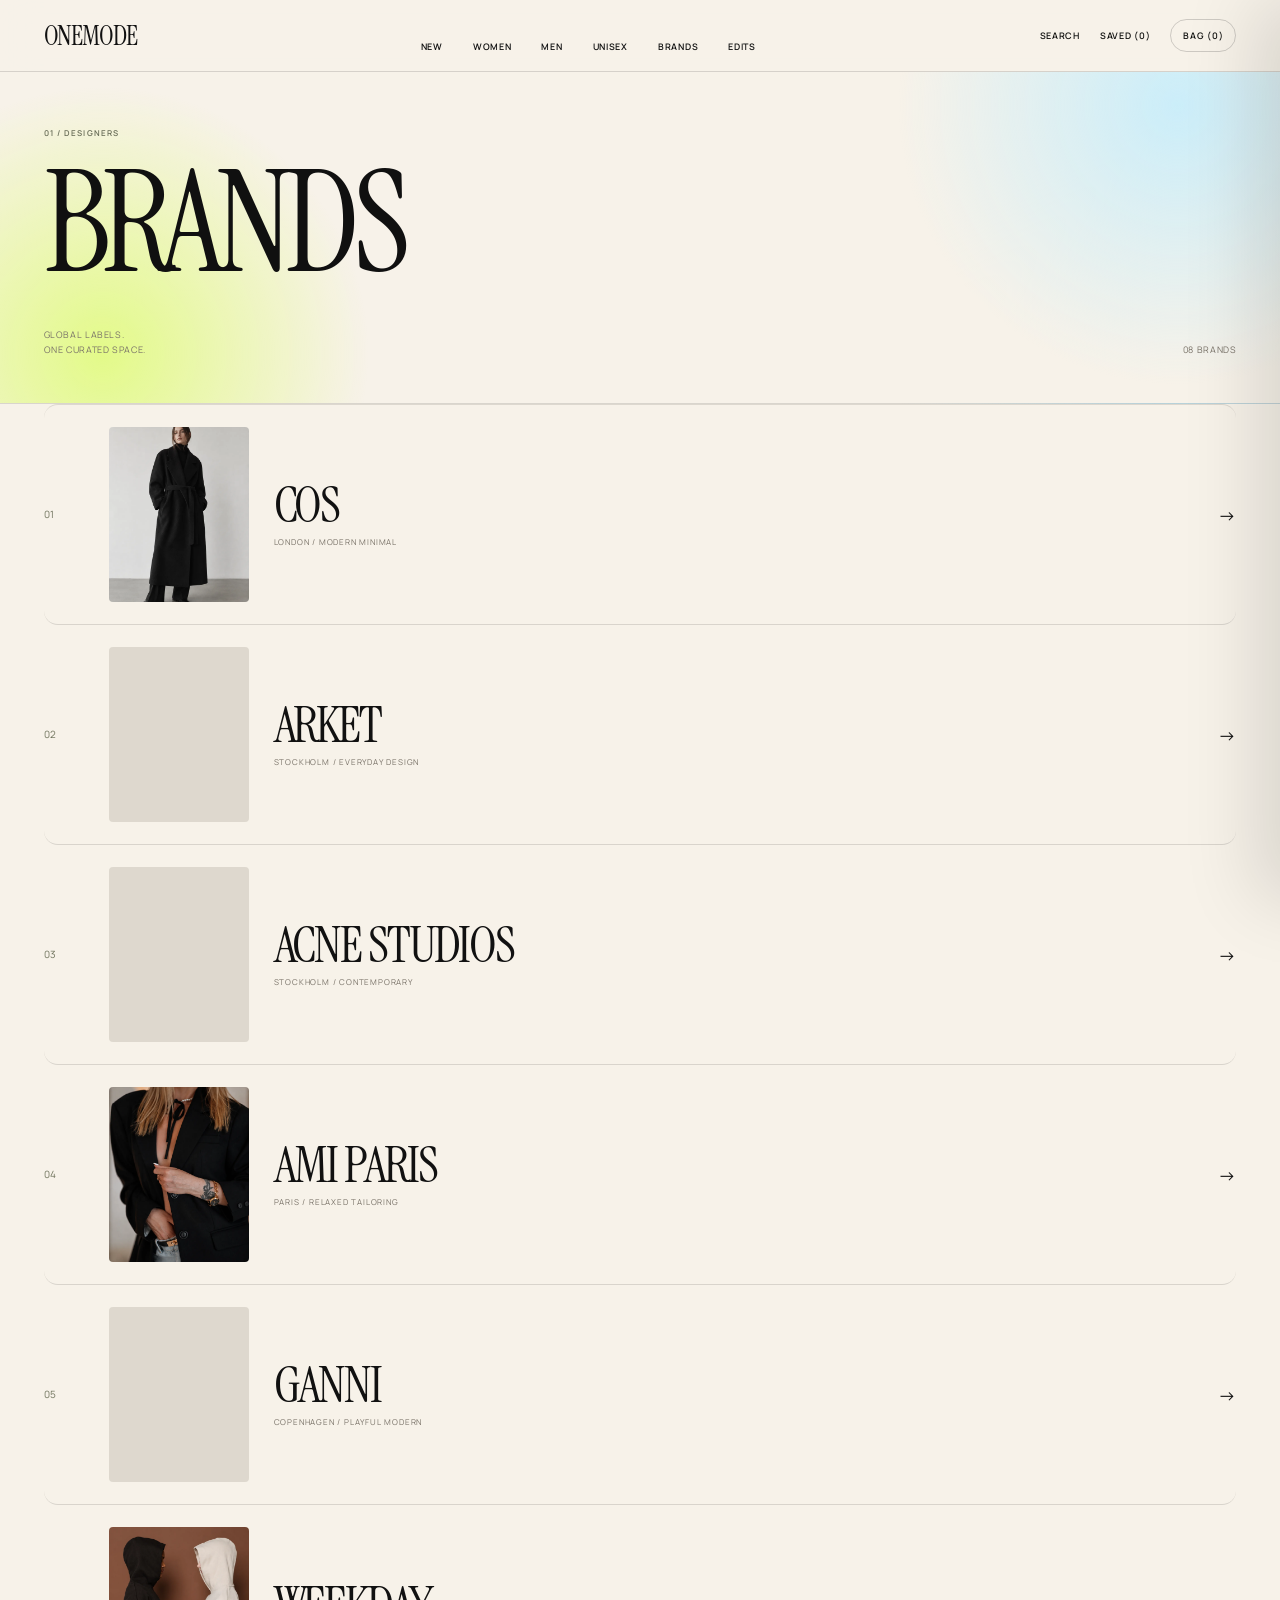
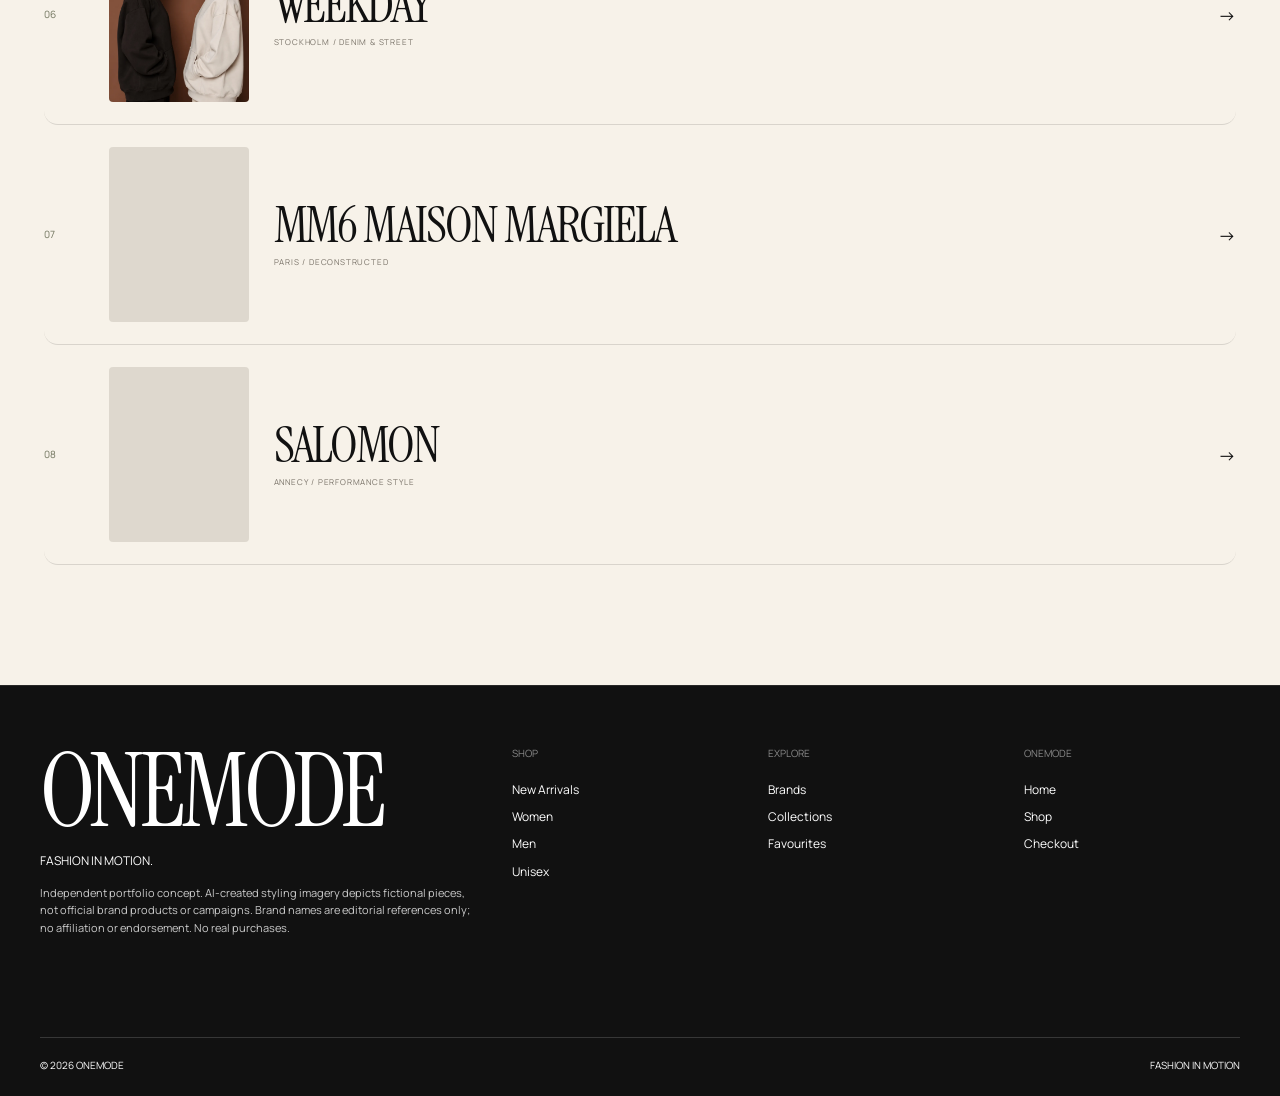
<file: brands.html>
<!DOCTYPE html>

<html lang="en">
<head>
<meta charset="utf-8"/>
<meta content="width=device-width, initial-scale=1.0" name="viewport"/><meta content="Discover independent fashion brands from Copenhagen, Seoul, Paris, Berlin, London, Tbilisi, Tokyo and New York." name="description"/>
<title>Brands - ONEMODE</title>
<link href="style.css" rel="stylesheet"/>
<link href="revamp.css" rel="stylesheet"/>
<link rel="preconnect" href="https://fonts.googleapis.com">
<link rel="preconnect" href="https://fonts.gstatic.com" crossorigin>

<link
    href="https://fonts.googleapis.com/css2?family=Instrument+Serif:ital@0;1&family=Manrope:wght@400;500;600&display=swap"
    rel="stylesheet"
>
<link rel="stylesheet" href="campaign.css">
</head>
<body>
<header>
<a class="logo" href="index.html">ONEMODE</a>
<nav>
<a href="shop.html?category=new">NEW</a>
<a href="shop.html?category=women">WOMEN</a>
<a href="shop.html?category=men">MEN</a>
<a href="shop.html?category=unisex">UNISEX</a>
<a href="brands.html">BRANDS</a>
<a href="collections.html">EDITS</a>
</nav>
<div class="header-actions">
<button id="search-btn" type="button">
                SEARCH
            </button>
<button id="favourites-btn" type="button">
                SAVED (<span id="favourite-count">0</span>)
            </button>
<button id="cart-btn" type="button">
                BAG (<span id="cart-count">0</span>)
            </button>
</div>
</header>
<main class="brands-page">
<section class="brands-hero">
<p>01 / DESIGNERS</p>
<h1>BRANDS</h1>
<div class="brands-hero-bottom">
<p>
                    GLOBAL LABELS.<br/>ONE CURATED SPACE.
                </p>
<span>08 BRANDS</span>
</div>
</section>
<section class="all-brands-list">
<a class="all-brand-row" href="shop.html?brand=cos"><span>01</span><div class="all-brand-image"><img alt="COS style concept" decoding="async" loading="lazy" src="assets/campaign/nrove-coat.webp"/></div><div><h2>COS</h2><p>LONDON / MODERN MINIMAL</p></div><span>→</span></a>
<a class="all-brand-row" href="shop.html?brand=arket"><span>02</span><div class="all-brand-image"><img alt="ARKET style concept" decoding="async" loading="lazy" src="assets/campaign/utility-960.webp"/></div><div><h2>ARKET</h2><p>STOCKHOLM / EVERYDAY DESIGN</p></div><span>→</span></a>
<a class="all-brand-row" href="shop.html?brand=acne"><span>03</span><div class="all-brand-image"><img alt="Acne Studios style concept" decoding="async" loading="lazy" src="assets/campaign/trousers-960.webp"/></div><div><h2>ACNE STUDIOS</h2><p>STOCKHOLM / CONTEMPORARY</p></div><span>→</span></a>
<a class="all-brand-row" href="shop.html?brand=ami"><span>04</span><div class="all-brand-image"><img alt="AMI Paris style concept" decoding="async" loading="lazy" src="assets/campaign/varel-blazer.webp"/></div><div><h2>AMI PARIS</h2><p>PARIS / RELAXED TAILORING</p></div><span>→</span></a>
<a class="all-brand-row" href="shop.html?brand=ganni"><span>05</span><div class="all-brand-image"><img alt="GANNI style concept" decoding="async" loading="lazy" src="assets/campaign/dress-960.webp"/></div><div><h2>GANNI</h2><p>COPENHAGEN / PLAYFUL MODERN</p></div><span>→</span></a>
<a class="all-brand-row" href="shop.html?brand=weekday"><span>06</span><div class="all-brand-image"><img alt="Weekday style concept" decoding="async" loading="lazy" src="assets/campaign/korai-hoodie.webp"/></div><div><h2>WEEKDAY</h2><p>STOCKHOLM / DENIM & STREET</p></div><span>→</span></a>
<a class="all-brand-row" href="shop.html?brand=mm6"><span>07</span><div class="all-brand-image"><img alt="MM6 style concept" decoding="async" loading="lazy" src="assets/campaign/layer-960.webp"/></div><div><h2>MM6 MAISON MARGIELA</h2><p>PARIS / DECONSTRUCTED</p></div><span>→</span></a>
<a class="all-brand-row" href="shop.html?brand=salomon"><span>08</span><div class="all-brand-image"><img alt="Salomon style concept" decoding="async" loading="lazy" src="assets/campaign/shell-960.webp"/></div><div><h2>SALOMON</h2><p>ANNECY / PERFORMANCE STYLE</p></div><span>→</span></a>
</section>
</main>
<!-- CART OVERLAY -->
<footer>
<div class="footer-top">
<div class="footer-brand">
<h2>ONEMODE</h2>
<p>FASHION IN MOTION.</p><p class="concept-note">Independent portfolio concept. AI-created styling imagery depicts fictional pieces, not official brand products or campaigns. Brand names are editorial references only; no affiliation or endorsement. No real purchases.</p>
</div>
<div class="footer-column">
<p>SHOP</p>
<a href="shop.html?category=new">New Arrivals</a>
<a href="shop.html?category=women">Women</a>
<a href="shop.html?category=men">Men</a>
<a href="shop.html?category=unisex">Unisex</a>
</div>
<div class="footer-column">
<p>EXPLORE</p>
<a href="brands.html">Brands</a>
<a href="collections.html">Collections</a>
<a href="favourites.html">Favourites</a>
</div>
<div class="footer-column">
<p>ONEMODE</p>
<a href="index.html">Home</a>
<a href="shop.html?category=new">Shop</a>
<a href="checkout.html">Checkout</a>
</div>
</div>
<div class="footer-bottom">
<p>© 2026 ONEMODE</p>
<p>FASHION IN MOTION</p>
</div>
</footer><div class="cart-overlay" id="cart-overlay"></div>
<!-- CART PANEL -->
<aside class="cart-panel" id="cart-panel">
<div class="cart-header">
<h2>YOUR CART</h2>
<button id="cart-close" type="button">
                CLOSE
            </button>
</div>
<div class="cart-items" id="cart-items"></div>
<div class="cart-footer">
<div class="cart-total-row">
<span>TOTAL</span>
<span id="cart-total">
                    $0
                </span>
</div>
<button class="checkout-btn" type="button">
                CHECKOUT →
            </button>
</div>
</aside>
<script src="products.js"></script>
<script src="cart.js"></script>
<script src="script.js"></script>
<script src="favourites.js"></script>
<script src="ui-polish.js"></script>
<script src="campaign.js"></script>
</body>
</html>
</file>
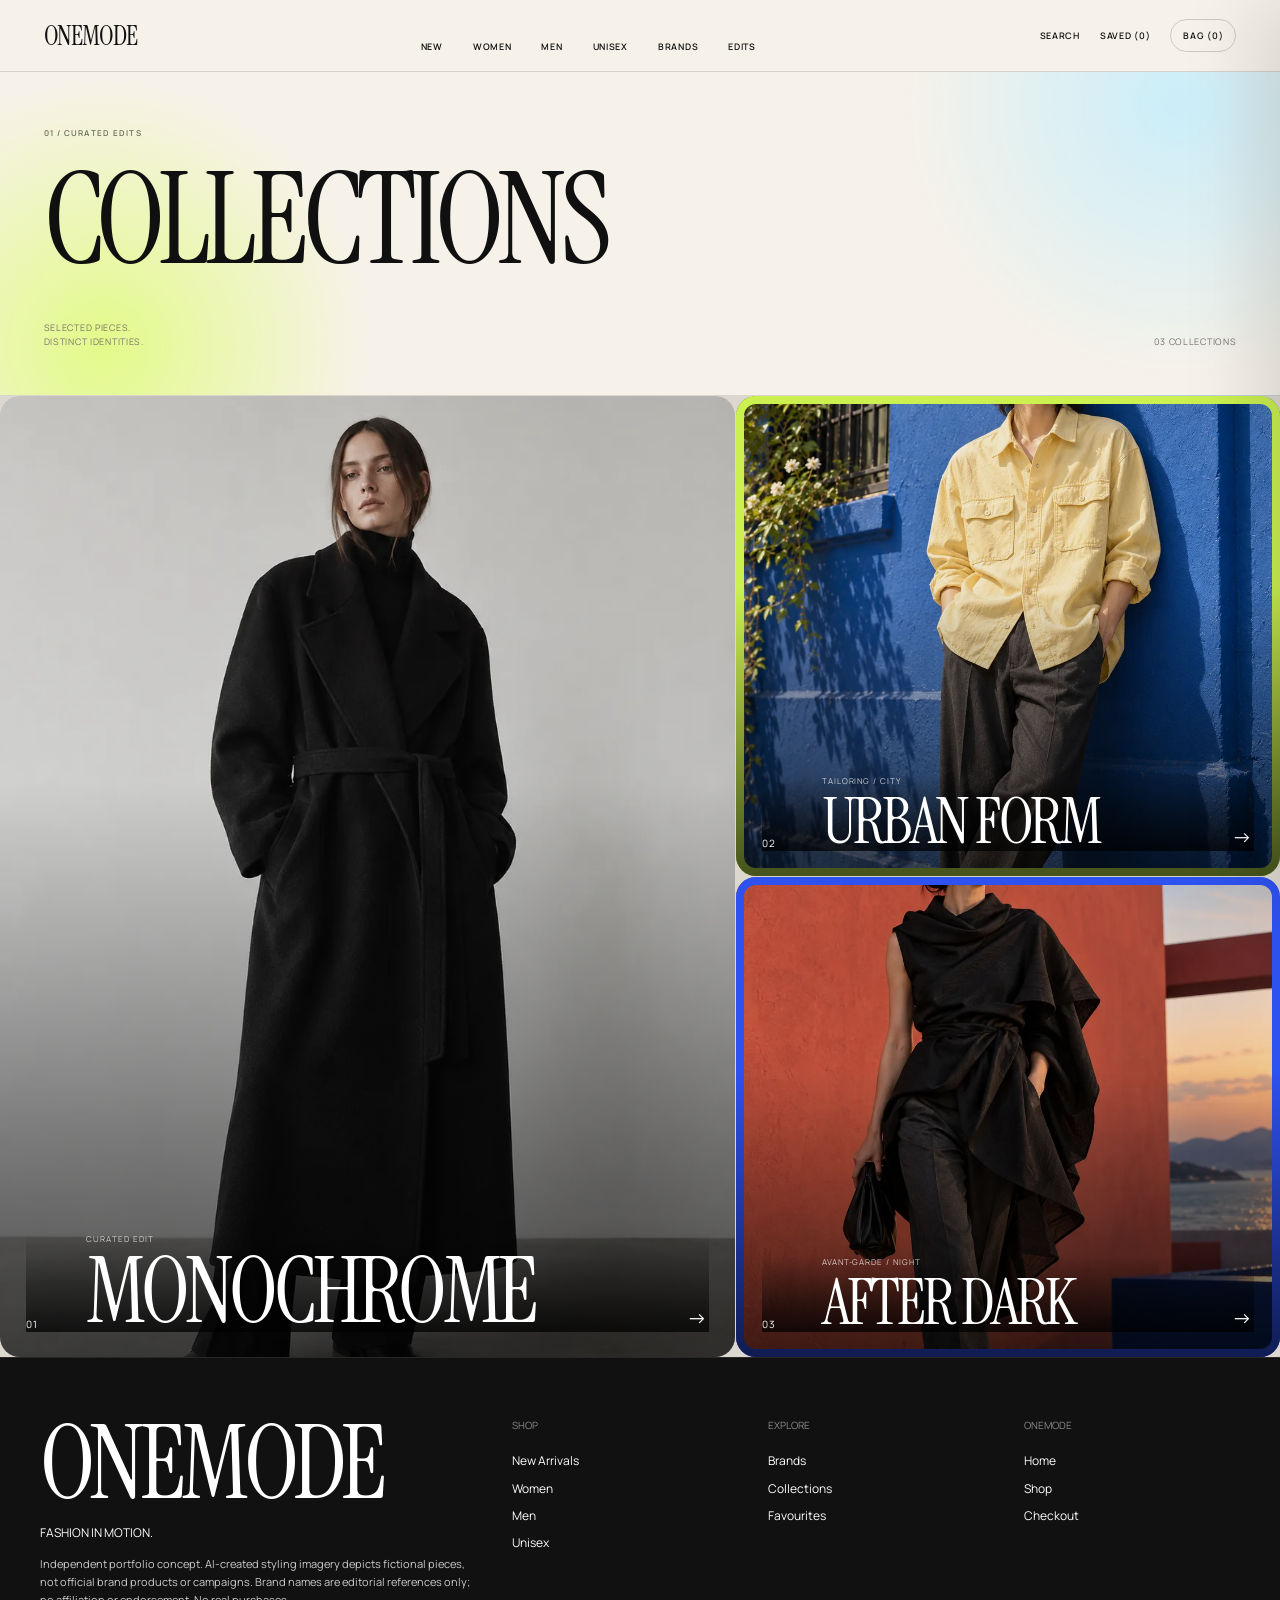
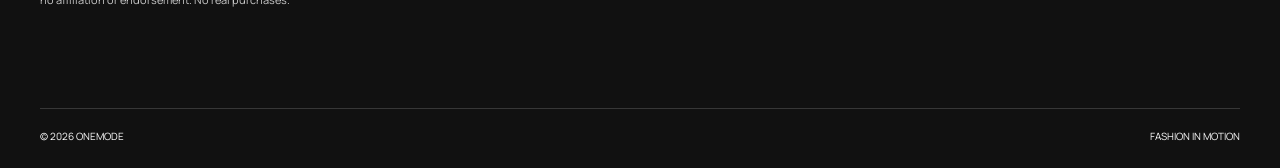
<file: collections.html>
<!DOCTYPE html>

<html lang="en">
<head>
<meta charset="utf-8"/>
<meta content="width=device-width, initial-scale=1.0" name="viewport"/><meta content="Explore ONEMODE curated fashion collections." name="description"/>
<title>Collections - ONEMODE</title>
<link href="style.css" rel="stylesheet"/>
<link href="revamp.css" rel="stylesheet"/>
<link rel="preconnect" href="https://fonts.googleapis.com">
<link rel="preconnect" href="https://fonts.gstatic.com" crossorigin>

<link
    href="https://fonts.googleapis.com/css2?family=Instrument+Serif:ital@0;1&family=Manrope:wght@400;500;600&display=swap"
    rel="stylesheet"
>
<link rel="stylesheet" href="campaign.css">
</head>
<body>
<header>
<a class="logo" href="index.html">ONEMODE</a>
<nav>
<a href="shop.html?category=new">NEW</a>
<a href="shop.html?category=women">WOMEN</a>
<a href="shop.html?category=men">MEN</a>
<a href="shop.html?category=unisex">UNISEX</a>
<a href="brands.html">BRANDS</a>
<a href="collections.html">EDITS</a>
</nav>
<div class="header-actions">
<button id="search-btn" type="button">
                SEARCH
            </button>
<button id="favourites-btn" type="button">SAVED (<span id="favourite-count">0</span>)</button>
<button id="cart-btn" type="button">
                BAG (<span id="cart-count">0</span>)
            </button>
</div>
</header>
<main class="collections-page">
<section class="collections-hero">
<p>01 / CURATED EDITS</p>
<h1>
                COLLECTIONS
            </h1>
<div class="collections-hero-bottom">
<p>
                    SELECTED PIECES.<br/>
                    DISTINCT IDENTITIES.
                </p>
<span>
                    03 COLLECTIONS
                </span>
</div>
</section>
<section class="collections-grid">
<a class="collection-card collection-large" href="shop.html?collection=monochrome">
<img alt="Black wool tailoring in a neutral studio" decoding="async" loading="lazy" src="assets/campaign/nrove-coat.webp"/>
<div class="collection-card-overlay">
<span>01</span>
<div>
<p>CURATED EDIT</p>
<h2>MONOCHROME</h2>
</div>
<span>→</span>
</div>
</a>
<a class="collection-card" href="shop.html?collection=urban-form">
<img alt="Urban Form collection" decoding="async" loading="lazy" src="assets/campaign/shirt-960.webp"/>
<div class="collection-card-overlay">
<span>02</span>
<div>
<p>TAILORING / CITY</p>
<h2>URBAN FORM</h2>
</div>
<span>→</span>
</div>
</a>
<a class="collection-card" href="shop.html?collection=after-dark">
<img alt="After Dark collection" decoding="async" loading="lazy" src="assets/campaign/layer-960.webp"/>
<div class="collection-card-overlay">
<span>03</span>
<div>
<p>AVANT-GARDE / NIGHT</p>
<h2>AFTER DARK</h2>
</div>
<span>→</span>
</div>
</a>
</section>
</main>
<footer>
<div class="footer-top">
<div class="footer-brand">
<h2>ONEMODE</h2>
<p>FASHION IN MOTION.</p><p class="concept-note">Independent portfolio concept. AI-created styling imagery depicts fictional pieces, not official brand products or campaigns. Brand names are editorial references only; no affiliation or endorsement. No real purchases.</p>
</div>
<div class="footer-column">
<p>SHOP</p>
<a href="shop.html?category=new">New Arrivals</a>
<a href="shop.html?category=women">Women</a>
<a href="shop.html?category=men">Men</a>
<a href="shop.html?category=unisex">Unisex</a>
</div>
<div class="footer-column">
<p>EXPLORE</p>
<a href="brands.html">Brands</a>
<a href="collections.html">Collections</a>
<a href="favourites.html">Favourites</a>
</div>
<div class="footer-column">
<p>ONEMODE</p>
<a href="index.html">Home</a>
<a href="shop.html?category=new">Shop</a>
<a href="checkout.html">Checkout</a>
</div>
</div>
<div class="footer-bottom">
<p>© 2026 ONEMODE</p>
<p>FASHION IN MOTION</p>
</div>
</footer><div class="cart-overlay" id="cart-overlay"></div>
<aside class="cart-panel" id="cart-panel">
<div class="cart-header">
<h2>YOUR BAG</h2>
<button id="cart-close" type="button">
                CLOSE
            </button>
</div>
<div class="cart-items" id="cart-items"></div>
<div class="cart-footer">
<div class="cart-total-row">
<span>TOTAL</span>
<span id="cart-total">
                    $0
                </span>
</div>
<button class="checkout-btn" type="button">
                CHECKOUT →
            </button>
</div>
</aside>
<script src="products.js"></script>
<script src="cart.js"></script>
<script src="script.js"></script>
<script src="favourites.js"></script>
<script src="ui-polish.js"></script>
<script src="campaign.js"></script>
</body>
</html>
</file>
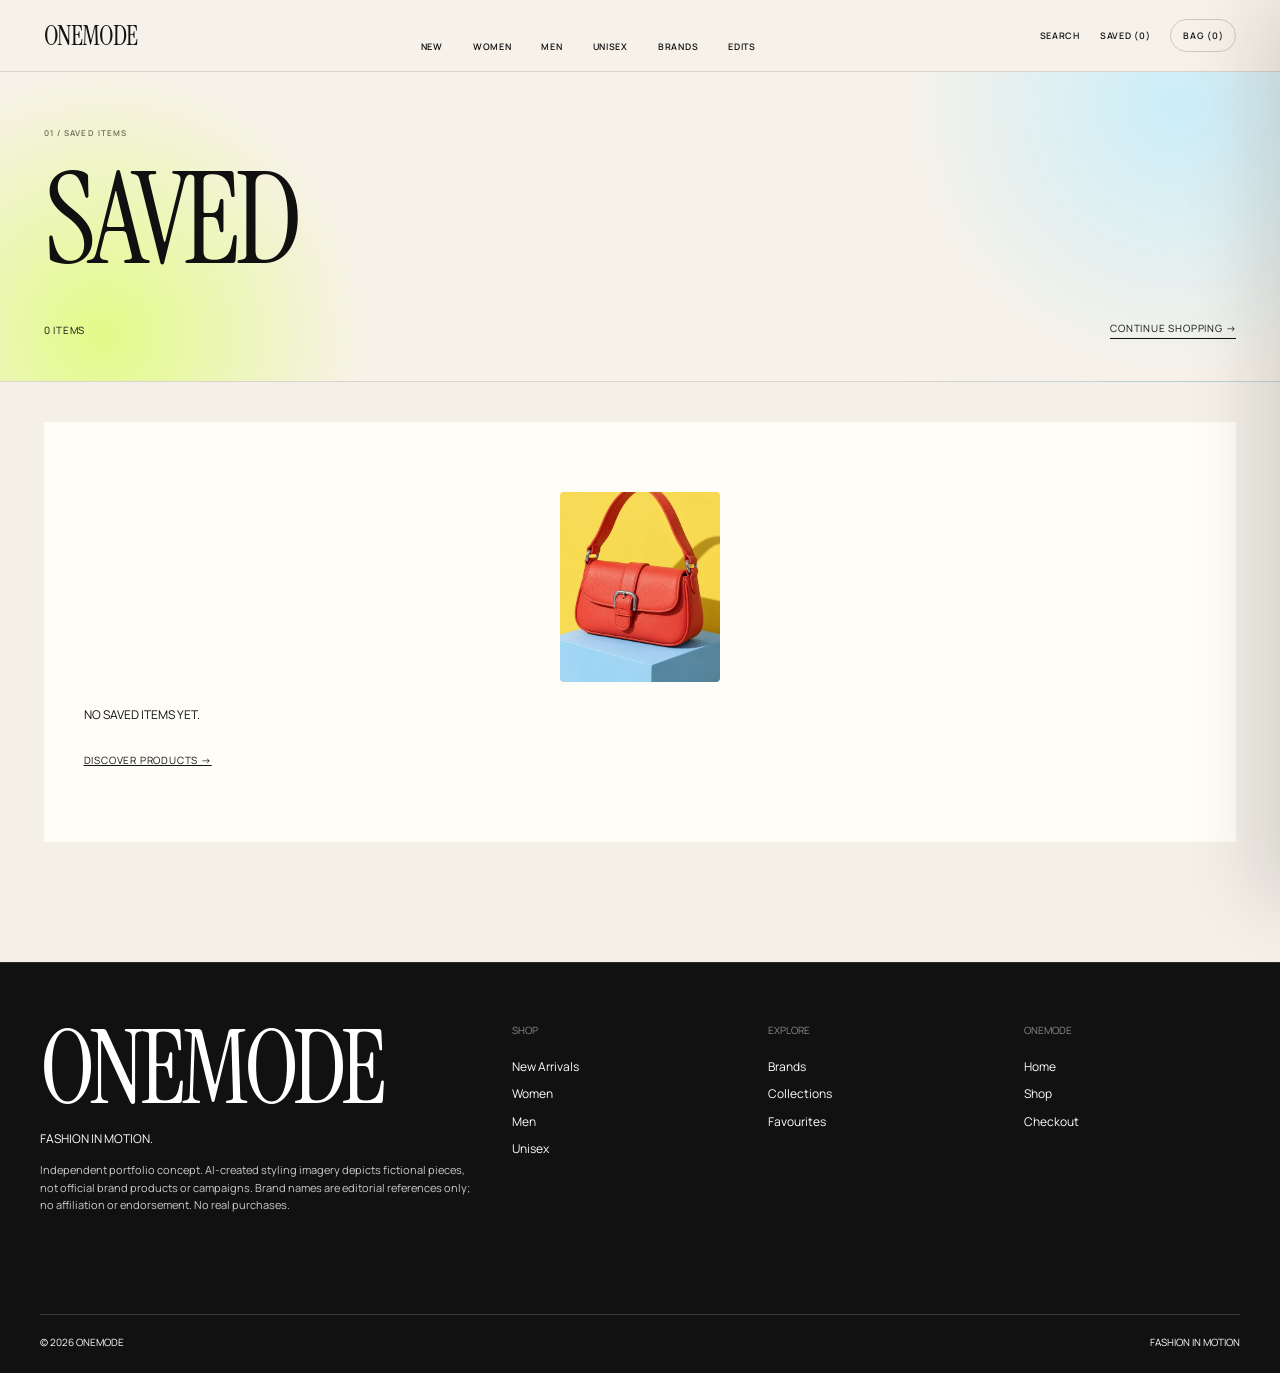
<file: favourites.html>
<!DOCTYPE html>

<html lang="en">
<head>
<meta charset="utf-8"/>
<meta content="width=device-width, initial-scale=1.0" name="viewport"/><meta content="View your saved ONEMODE favourites." name="description"/>
<title>Favourites - ONEMODE</title>
<link href="style.css" rel="stylesheet"/>
<link href="revamp.css" rel="stylesheet"/>
<link rel="preconnect" href="https://fonts.googleapis.com">
<link rel="preconnect" href="https://fonts.gstatic.com" crossorigin>

<link
    href="https://fonts.googleapis.com/css2?family=Instrument+Serif:ital@0;1&family=Manrope:wght@400;500;600&display=swap"
    rel="stylesheet"
>
<link rel="stylesheet" href="campaign.css">
</head>
<body>
<header>
<a class="logo" href="index.html">ONEMODE</a>
<nav>
<a href="shop.html?category=new">NEW</a>
<a href="shop.html?category=women">WOMEN</a>
<a href="shop.html?category=men">MEN</a>
<a href="shop.html?category=unisex">UNISEX</a>
<a href="brands.html">BRANDS</a>
<a href="collections.html">EDITS</a>
</nav>
<div class="header-actions">
<button id="search-btn" type="button">
                SEARCH
            </button>
<button id="favourites-btn" type="button">
                SAVED (<span id="favourite-count">0</span>)
            </button>
<button id="cart-btn" type="button">
                BAG (<span id="cart-count">0</span>)
            </button>
</div>
</header>
<main class="favourites-page">
<section class="favourites-heading">
<p>01 / SAVED ITEMS</p>
<h1>SAVED</h1>
<div class="favourites-heading-bottom">
<p id="favourites-page-count">
                    0 ITEMS
                </p>
<a href="shop.html?category=new">
                    CONTINUE SHOPPING →
                </a>
</div>
</section>
<section class="favourites-grid" id="favourites-grid"></section>
</main>
<!-- CART OVERLAY -->
<footer>
<div class="footer-top">
<div class="footer-brand">
<h2>ONEMODE</h2>
<p>FASHION IN MOTION.</p><p class="concept-note">Independent portfolio concept. AI-created styling imagery depicts fictional pieces, not official brand products or campaigns. Brand names are editorial references only; no affiliation or endorsement. No real purchases.</p>
</div>
<div class="footer-column">
<p>SHOP</p>
<a href="shop.html?category=new">New Arrivals</a>
<a href="shop.html?category=women">Women</a>
<a href="shop.html?category=men">Men</a>
<a href="shop.html?category=unisex">Unisex</a>
</div>
<div class="footer-column">
<p>EXPLORE</p>
<a href="brands.html">Brands</a>
<a href="collections.html">Collections</a>
<a href="favourites.html">Favourites</a>
</div>
<div class="footer-column">
<p>ONEMODE</p>
<a href="index.html">Home</a>
<a href="shop.html?category=new">Shop</a>
<a href="checkout.html">Checkout</a>
</div>
</div>
<div class="footer-bottom">
<p>© 2026 ONEMODE</p>
<p>FASHION IN MOTION</p>
</div>
</footer><div class="cart-overlay" id="cart-overlay"></div>
<!-- CART PANEL -->
<aside class="cart-panel" id="cart-panel">
<div class="cart-header">
<h2>YOUR BAG</h2>
<button id="cart-close" type="button">
                CLOSE
            </button>
</div>
<div class="cart-items" id="cart-items"></div>
<div class="cart-footer">
<div class="cart-total-row">
<span>TOTAL</span>
<span id="cart-total">
                    $0
                </span>
</div>
<button class="checkout-btn" type="button">
                CHECKOUT →
            </button>
</div>
</aside>
<script src="products.js"></script>
<script src="cart.js"></script>
<script src="script.js"></script>
<script src="favourites.js"></script>
<script src="favourites-page.js"></script>
<script src="ui-polish.js"></script>
<script src="campaign.js"></script>
</body>
</html>
</file>
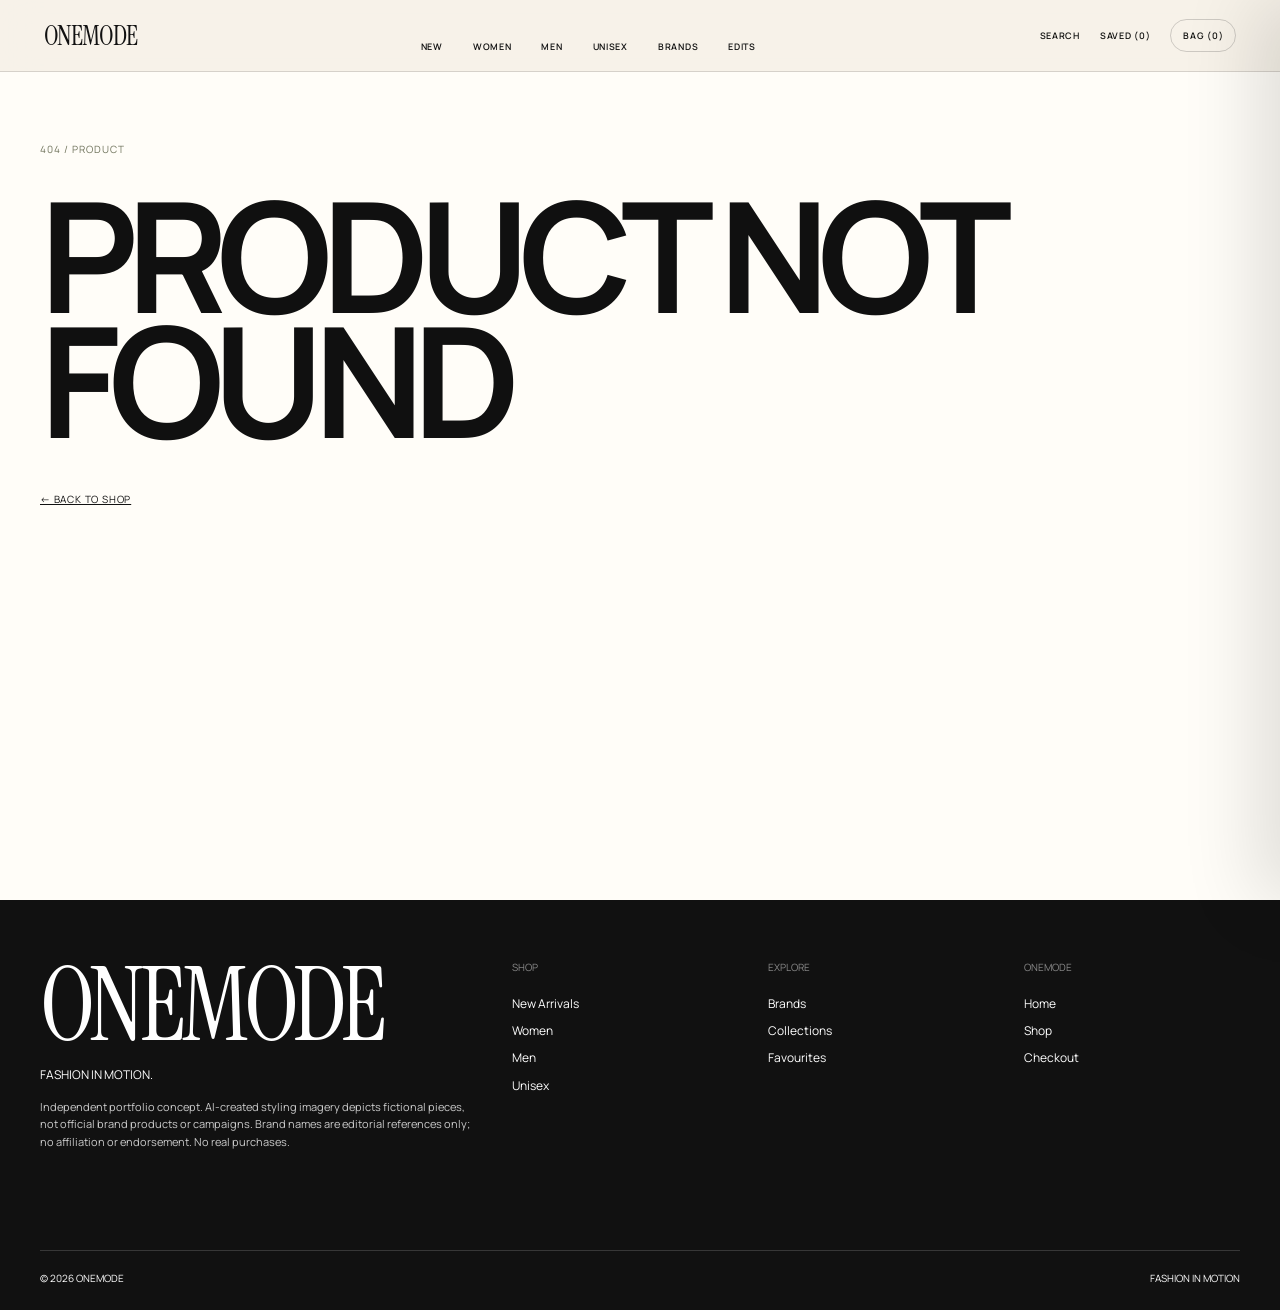
<file: product.html>
<!DOCTYPE html>

<html lang="en">
<head>
<meta charset="utf-8"/>
<meta content="width=device-width, initial-scale=1.0" name="viewport"/><meta content="Explore product details, sizing and styling on ONEMODE." name="description"/>
<title>Product - ONEMODE</title>
<link href="style.css" rel="stylesheet"/>
<link href="revamp.css" rel="stylesheet"/>
<link rel="preconnect" href="https://fonts.googleapis.com">
<link rel="preconnect" href="https://fonts.gstatic.com" crossorigin>

<link
    href="https://fonts.googleapis.com/css2?family=Instrument+Serif:ital@0;1&family=Manrope:wght@400;500;600&display=swap"
    rel="stylesheet"
>
<link rel="stylesheet" href="campaign.css">
</head>
<body>
<header>
<a class="logo" href="index.html">ONEMODE</a>
<nav>
<a href="shop.html?category=new">NEW</a>
<a href="shop.html?category=women">WOMEN</a>
<a href="shop.html?category=men">MEN</a>
<a href="shop.html?category=unisex">UNISEX</a>
<a href="brands.html">BRANDS</a>
<a href="collections.html">EDITS</a>
</nav>
<div class="header-actions">
<button id="search-btn" type="button">
                SEARCH
            </button>
<button id="favourites-btn" type="button">
                SAVED (<span id="favourite-count">0</span>)
            </button>
<button id="cart-btn" type="button">
                BAG (<span id="cart-count">0</span>)
            </button>
</div>
</header>
<main class="product-page">
<!-- LEFT SIDE -->
<section class="product-gallery">
<a class="back-link" href="index.html">
                ← BACK TO SHOP
            </a>
<div class="product-gallery-view">
<div class="product-main-image">
<img alt="" decoding="async" fetchpriority="high" id="product-image" src=""/>
</div>
<div class="product-thumbnails" id="product-thumbnails"></div>
</div>
<div class="image-counter">
<span>01</span>
<span>
                    ONEMODE / PRODUCT
                </span>
</div>
</section>
<!-- RIGHT SIDE -->
<section class="product-page-info">
<div class="product-info-top">
<p id="product-brand"></p>
<h1 id="product-name"></h1>
<p id="product-price"></p>
</div>
<div class="product-info-body">
<p id="product-description"></p>
<p class="image-disclosure">STYLING CONCEPT / AI-created imagery. Not an official brand product. Demo purchase only.</p>
<!-- SIZE -->
<div class="product-option">
<div class="option-header">
<p>
                            SELECT SIZE
                        </p>
<button id="size-guide-btn" type="button">
                            SIZE GUIDE
                        </button>
</div>
<div class="product-sizes">
<button data-size="XS" type="button">
                            XS
                        </button>
<button data-size="S" type="button">
                            S
                        </button>
<button data-size="M" type="button">
                            M
                        </button>
<button data-size="L" type="button">
                            L
                        </button>
<button data-size="XL" type="button">
                            XL
                        </button>
</div>
</div>
<!-- SIZE GUIDE MODAL -->
<div class="size-guide-overlay" id="size-guide-overlay"></div>
<div class="size-guide-modal" id="size-guide-modal">
<div class="size-guide-header">
<h2>SIZE GUIDE</h2>
<button id="size-guide-close" type="button">
                  CLOSE
                 </button>
</div>
<div class="size-guide-content">
<div class="size-guide-row size-guide-title">
<span>SIZE</span>
<span>CHEST</span>
<span>WAIST</span>
<span>HIPS</span>
</div>
<div class="size-guide-row">
<span>XS</span>
<span>82–86 cm</span>
<span>66–70 cm</span>
<span>86–90 cm</span>
</div>
<div class="size-guide-row">
<span>S</span>
<span>87–91 cm</span>
<span>71–75 cm</span>
<span>91–95 cm</span>
</div>
<div class="size-guide-row">
<span>M</span>
<span>92–97 cm</span>
<span>76–81 cm</span>
<span>96–101 cm</span>
</div>
<div class="size-guide-row">
<span>L</span>
<span>98–103 cm</span>
<span>82–87 cm</span>
<span>102–107 cm</span>
</div>
<div class="size-guide-row">
<span>XL</span>
<span>104–110 cm</span>
<span>88–94 cm</span>
<span>108–114 cm</span>
</div>
</div>
</div>
<!-- ADD TO CART -->
<button class="add-to-cart" id="add-to-cart" type="button">
<span>
                        ADD TO CART
                    </span>
<span>
                        →
                    </span>
</button>
<!-- SAVED -->
<button class="favourite-btn" id="favourite-btn" type="button">
                    ♡ ADD TO SAVED
                </button>
<!-- PRODUCT DETAILS -->
<div class="product-details">
<!-- MATERIAL -->
<div class="detail-item">
<button class="detail-row" type="button">
<span>
                                MATERIAL &amp; CARE
                            </span>
<span class="detail-icon">
                                +
                            </span>
</button>
<div class="detail-content">
<p>
                                Premium materials selected for comfort
                                and durability. Follow the care label
                                instructions to preserve the garment.
                            </p>
</div>
</div>
<!-- SHIPPING -->
<div class="detail-item">
<button class="detail-row" type="button">
<span>
                                SHIPPING &amp; RETURNS
                            </span>
<span class="detail-icon">
                                +
                            </span>
</button>
<div class="detail-content">
<p>
                                Standard shipping is available worldwide.
                                Returns are accepted within 14 days
                                of delivery.
                            </p>
</div>
</div>
<!-- PRODUCT DETAILS -->
<div class="detail-item">
<button class="detail-row" type="button">
<span>
                                PRODUCT DETAILS
                            </span>
<span class="detail-icon">
                                +
                            </span>
</button>
<div class="detail-content">
<p>
                                Designed with a contemporary silhouette
                                and crafted for everyday movement.
                            </p>
</div>
</div>
</div>
</div>
</section>
</main><section class="related-products" id="related-products-section">
<div class="related-products-header">
<p>04 / DISCOVER</p>
<h2>YOU MAY ALSO LIKE</h2>
<a href="shop.html?category=new">VIEW ALL →</a>
</div>
<div class="related-products-grid" id="related-products-grid"></div>
</section>
<!-- CART -->
<footer>
<div class="footer-top">
<div class="footer-brand">
<h2>ONEMODE</h2>
<p>FASHION IN MOTION.</p><p class="concept-note">Independent portfolio concept. AI-created styling imagery depicts fictional pieces, not official brand products or campaigns. Brand names are editorial references only; no affiliation or endorsement. No real purchases.</p>
</div>
<div class="footer-column">
<p>SHOP</p>
<a href="shop.html?category=new">New Arrivals</a>
<a href="shop.html?category=women">Women</a>
<a href="shop.html?category=men">Men</a>
<a href="shop.html?category=unisex">Unisex</a>
</div>
<div class="footer-column">
<p>EXPLORE</p>
<a href="brands.html">Brands</a>
<a href="collections.html">Collections</a>
<a href="favourites.html">Favourites</a>
</div>
<div class="footer-column">
<p>ONEMODE</p>
<a href="index.html">Home</a>
<a href="shop.html?category=new">Shop</a>
<a href="checkout.html">Checkout</a>
</div>
</div>
<div class="footer-bottom">
<p>© 2026 ONEMODE</p>
<p>FASHION IN MOTION</p>
</div>
</footer><div class="cart-overlay" id="cart-overlay"></div>
<aside class="cart-panel" id="cart-panel">
<div class="cart-header">
<h2>
                YOUR BAG
            </h2>
<button id="cart-close" type="button">
                CLOSE
            </button>
</div>
<div class="cart-items" id="cart-items"></div>
<div class="cart-footer">
<div class="cart-total-row">
<span>
                    TOTAL
                </span>
<span id="cart-total">
                    $0
                </span>
</div>
<button class="checkout-btn" type="button">
                CHECKOUT →
            </button>
</div>
</aside>
<script src="products.js"></script>
<script src="cart.js"></script>
<script src="script.js"></script>
<script src="favourites.js"></script>
<script src="product.js"></script>
<script src="ui-polish.js"></script>
<script src="campaign.js"></script>
</body>
</html>
</file>
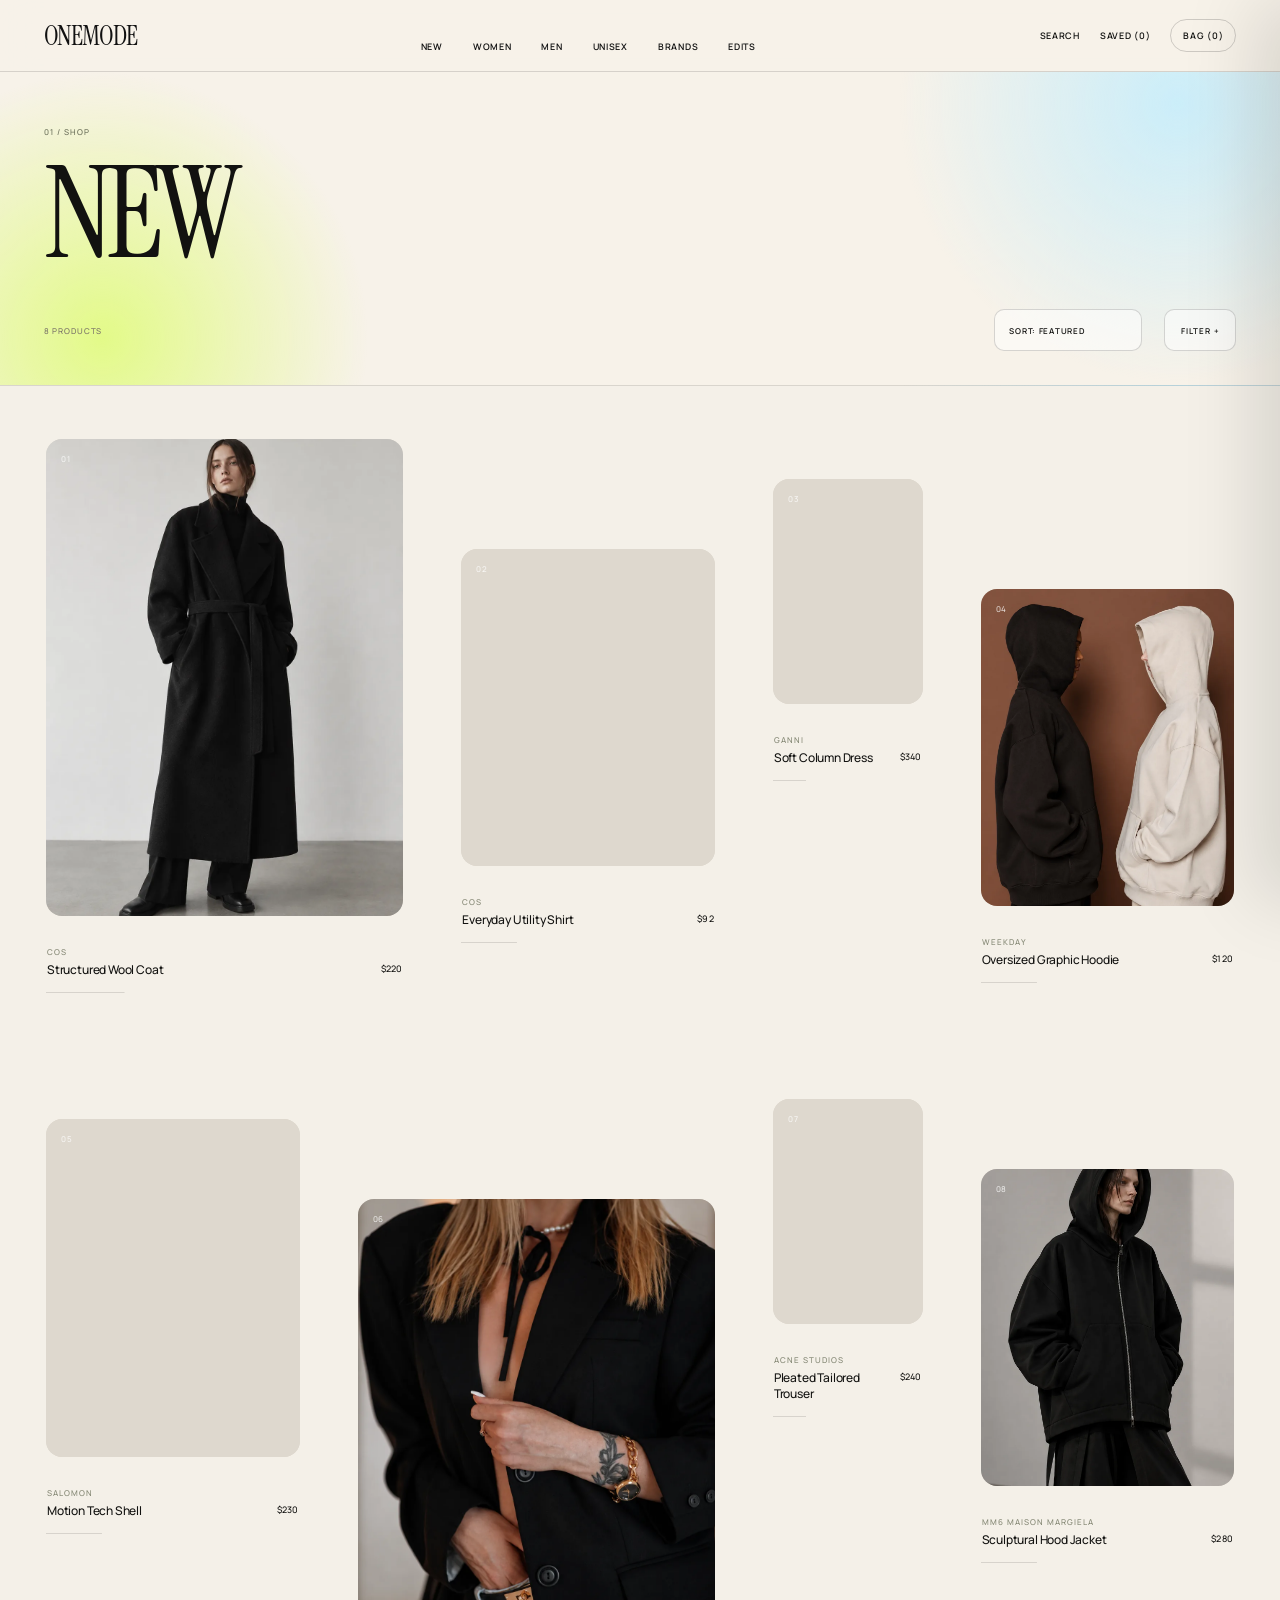
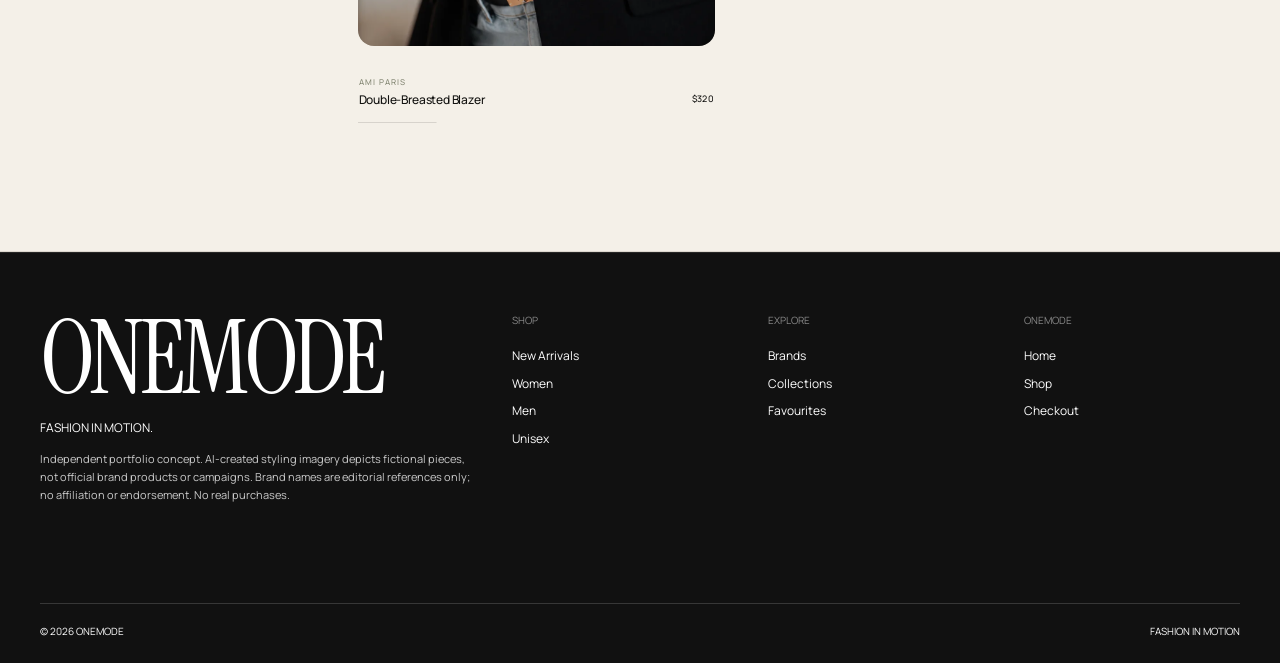
<file: shop.html>
<!DOCTYPE html>

<html lang="en">
<head>
<meta charset="utf-8"/>
<meta content="width=device-width, initial-scale=1.0" name="viewport"/><meta content="Shop curated independent fashion on ONEMODE." name="description"/>
<title>Shop - ONEMODE</title>
<link href="style.css" rel="stylesheet"/>
<link href="revamp.css" rel="stylesheet"/>
<link rel="preconnect" href="https://fonts.googleapis.com">
<link rel="preconnect" href="https://fonts.gstatic.com" crossorigin>

<link
    href="https://fonts.googleapis.com/css2?family=Instrument+Serif:ital@0;1&family=Manrope:wght@400;500;600&display=swap"
    rel="stylesheet"
>
<link rel="stylesheet" href="campaign.css">
</head>
<body>
<header>
<a class="logo" href="index.html">ONEMODE</a>
<nav>
<a href="shop.html?category=new">NEW</a>
<a href="shop.html?category=women">WOMEN</a>
<a href="shop.html?category=men">MEN</a>
<a href="shop.html?category=unisex">UNISEX</a>
<a href="brands.html">BRANDS</a>
<a href="collections.html">EDITS</a>
</nav>
<div class="header-actions">
<button id="search-btn" type="button">
                SEARCH

            </button>
<button id="favourites-btn" type="button">SAVED (<span id="favourite-count">0</span>)</button>
<button id="cart-btn" type="button">
                BAG (<span id="cart-count">0</span>)
            </button>
</div>
</header>
<main class="shop-page">
<section class="shop-heading">
<p id="shop-index">01 / SHOP</p>
<h1 id="shop-title">
                    NEW
                </h1>
<div class="shop-heading-bottom">
<p id="shop-count">0 PRODUCTS</p>
<div class="shop-controls"><select aria-label="Sort products" id="sort-select"><option value="featured">SORT: FEATURED</option><option value="price-asc">PRICE: LOW TO HIGH</option><option value="price-desc">PRICE: HIGH TO LOW</option><option value="name-asc">NAME: A–Z</option></select><button id="filter-btn" type="button">
                        FILTER +
                   </button></div></div>
<div class="filter-panel" id="filter-panel">
<div class="filter-group"><p>BRAND</p>
<label><input class="brand-filter" type="checkbox" value="COS"/> COS</label>
<label><input class="brand-filter" type="checkbox" value="ARKET"/> ARKET</label>
<label><input class="brand-filter" type="checkbox" value="ACNE STUDIOS"/> ACNE STUDIOS</label>
<label><input class="brand-filter" type="checkbox" value="AMI PARIS"/> AMI PARIS</label>
<label><input class="brand-filter" type="checkbox" value="GANNI"/> GANNI</label>
<label><input class="brand-filter" type="checkbox" value="WEEKDAY"/> WEEKDAY</label>
<label><input class="brand-filter" type="checkbox" value="MM6 MAISON MARGIELA"/> MM6 MAISON MARGIELA</label>
<label><input class="brand-filter" type="checkbox" value="SALOMON"/> SALOMON</label>
</div>
<div class="filter-group">
<p>PRICE</p>
<button class="price-filter" data-price="150" type="button">
                UNDER $150
            </button>
<button class="price-filter" data-price="300" type="button">
                UNDER $300
            </button>
<button class="price-filter" data-price="500" type="button">
                UNDER $500
            </button>
</div>
<div class="filter-actions">
<button id="clear-filters" type="button">
                CLEAR
            </button>
<button id="apply-filters" type="button">
                APPLY FILTERS
            </button>
</div>
</div>
</section>
<section class="shop-products-grid" id="shop-products">
</section>
</main>
<footer>
<div class="footer-top">
<div class="footer-brand">
<h2>ONEMODE</h2>
<p>FASHION IN MOTION.</p>
<p class="concept-note">Independent portfolio concept. AI-created styling imagery depicts fictional pieces, not official brand products or campaigns. Brand names are editorial references only; no affiliation or endorsement. No real purchases.</p>
</div>
<div class="footer-column">
<p>SHOP</p>
<a href="shop.html?category=new">New Arrivals</a>
<a href="shop.html?category=women">Women</a>
<a href="shop.html?category=men">Men</a>
<a href="shop.html?category=unisex">Unisex</a>
</div>
<div class="footer-column">
<p>EXPLORE</p>
<a href="brands.html">Brands</a>
<a href="collections.html">Collections</a>
<a href="favourites.html">Favourites</a>
</div>
<div class="footer-column">
<p>ONEMODE</p>
<a href="index.html">Home</a>
<a href="shop.html?category=new">Shop</a>
<a href="checkout.html">Checkout</a>
</div>
</div>
<div class="footer-bottom">
<p>© 2026 ONEMODE</p>
<p>FASHION IN MOTION</p>
</div>
</footer><div class="cart-overlay" id="cart-overlay"></div>
<aside class="cart-panel" id="cart-panel">
<div class="cart-header">
<h2>YOUR CART</h2>
<button id="cart-close" type="button">CLOSE</button>
</div>
<div class="cart-items" id="cart-items"></div>
<div class="cart-footer">
<div class="cart-total-row">
<span>TOTAL</span>
<span id="cart-total">$0</span>
</div>
<button class="checkout-btn" type="button">
                CHECKOUT →
            </button>
</div>
</aside>
<script src="products.js"></script>
<script src="cart.js"></script>
<script src="script.js"></script>
<script src="favourites.js"></script>
<script src="shop.js"></script>
<script src="ui-polish.js"></script>
<script src="campaign.js"></script>
</body>
</html>
</file>
<file: style.css>
/* ===================================
   GLOBAL
=================================== */

* {
    margin: 0;
    padding: 0;
    box-sizing: border-box;
}

html {
    scroll-behavior: smooth;
}

body {
    font-family: Arial, sans-serif;
    background-color: #ffffff;
    color: #111111;
}

button,
input {
    font: inherit;
}


/* ===================================
   HEADER
=================================== */

header {
    width: 100%;
    height: 72px;

    display: flex;
    align-items: center;
    justify-content: space-between;

    padding: 0 40px;

    background: #fff;

    border-bottom: 1px solid #e5e5e5;
}

.logo {
    color: #111111;

    font-size: 22px;
    font-weight: 700;

    letter-spacing: -1px;

    text-decoration: none;
}

nav {
    display: flex;
    gap: 28px;
}

nav a {
    color: #111111;

    font-size: 12px;
    font-weight: 500;

    text-decoration: none;
}

.header-actions {
    display: flex;
    gap: 18px;
}

.header-actions button {
    border: none;
    background: none;

    font-size: 11px;

    cursor: pointer;
}



/* ===================================
   FOOTER
=================================== */

footer {
    padding: 60px 40px 24px;

    background: #111;
    color: #fff;
}

.footer-top {
    display: grid;

    grid-template-columns: 2fr 1fr 1fr 1fr;

    gap: 40px;
}

.footer-brand h2 {
    font-size: clamp(50px, 8vw, 120px);

    line-height: 0.9;
    letter-spacing: -0.07em;
}

.footer-brand p {
    margin-top: 14px;

    font-size: 12px;
}

.footer-column {
    display: flex;
    flex-direction: column;

    gap: 10px;
}

.footer-column p {
    margin-bottom: 10px;

    font-size: 10px;

    opacity: 0.5;
}

.footer-column a {
    color: #fff;

    font-size: 12px;

    text-decoration: none;
}

.footer-column a:hover {
    opacity: 0.5;
}

.footer-bottom {
    display: flex;
    justify-content: space-between;

    margin-top: 100px;
    padding-top: 20px;

    border-top: 1px solid #333;

    font-size: 10px;
}


/* ===================================
   SEARCH
=================================== */

.search-panel {
    position: fixed;

    top: 0;
    left: 0;

    width: 100%;
    height: 160px;

    background: #fff;

    border-bottom: 1px solid #ddd;

    z-index: 1000;

    transform: translateY(-100%);

    transition: transform 0.4s ease;
}

.search-panel.active {
    transform: translateY(0);
}

.search-panel-inner {
    height: 100%;

    display: flex;
    align-items: center;

    gap: 30px;

    padding: 0 40px;
}

.search-panel input {
    flex: 1;

    border: none;
    outline: none;

    font-size: 28px;
    font-weight: 500;
}

.search-panel button {
    border: none;

    background: transparent;

    font-size: 11px;

    cursor: pointer;
}

.search-results {
    padding: 0 40px 24px;

    background: #fff;
}

.search-result-item {
    padding: 12px 0;

    border-top: 1px solid #eee;

    display: flex;
    justify-content: space-between;
    align-items: center;

    font-size: 13px;

    cursor: pointer;

    transition: padding-left 0.2s ease;
}

.search-result-item:hover {
    padding-left: 8px;
}

.search-result-item span {
    font-size: 11px;

    opacity: 0.6;
}


/* ===================================
   CART
=================================== */

.cart-overlay {
    position: fixed;

    inset: 0;

    background: rgba(0, 0, 0, 0.25);

    opacity: 0;
    visibility: hidden;

    transition: 0.3s ease;

    z-index: 1999;
}

.cart-overlay.active {
    opacity: 1;
    visibility: visible;
}

.cart-panel {
    position: fixed;

    top: 0;
    right: 0;

    width: 430px;
    max-width: 100%;

    height: 100vh;

    display: flex;
    flex-direction: column;

    background: #fff;

    transform: translateX(100%);

    transition: transform 0.4s ease;

    z-index: 2000;
}

.cart-panel.active {
    transform: translateX(0);
}

.cart-header {
    height: 72px;

    padding: 0 28px;

    display: flex;
    align-items: center;
    justify-content: space-between;

    border-bottom: 1px solid #ddd;
}

.cart-header h2 {
    font-size: 18px;
    font-weight: 500;
}

.cart-header button {
    border: none;

    background: transparent;

    font-size: 10px;

    cursor: pointer;
}

.cart-items {
    flex: 1;

    padding: 24px 28px;

    overflow-y: auto;
}

.cart-item {
    display: grid;

    grid-template-columns: 90px 1fr;

    gap: 18px;

    padding: 20px 0;

    border-bottom: 1px solid #ddd;
}

.cart-item img {
    width: 90px;
    height: 120px;

    object-fit: cover;

    background: #eee;
}

.cart-item-info {
    display: flex;
    flex-direction: column;
}

.cart-item-brand {
    margin-bottom: 7px;

    font-size: 9px;

    letter-spacing: 0.1em;
}

.cart-item-name {
    margin-bottom: 10px;

    font-size: 14px;
    font-weight: 500;
}

.cart-item-size,
.cart-item-price {
    margin-bottom: 6px;

    font-size: 11px;
}

.cart-quantity {
    display: flex;
    align-items: center;

    gap: 14px;

    margin: 8px 0 14px;
}

.cart-quantity button {
    width: 28px;
    height: 28px;

    border: 1px solid #ccc;

    background: #fff;

    cursor: pointer;
}

.cart-quantity span {
    min-width: 18px;

    text-align: center;

    font-size: 11px;
}

.remove-cart-item {
    width: fit-content;

    margin-top: auto;

    border: none;

    background: transparent;

    font-size: 9px;

    text-decoration: underline;

    cursor: pointer;
}

.empty-cart {
    font-size: 12px;

    opacity: 0.5;
}

.cart-footer {
    padding: 24px 28px 28px;

    border-top: 1px solid #ddd;
}

.cart-total-row {
    display: flex;
    justify-content: space-between;

    margin-bottom: 22px;

    font-size: 12px;
}

.checkout-btn {
    width: 100%;

    padding: 19px;

    border: 1px solid #111;

    background: #111;
    color: #fff;

    font-size: 11px;

    letter-spacing: 0.08em;

    cursor: pointer;
}


/* ===================================
   PRODUCT PAGE
=================================== */

.product-page {
    min-height: calc(100vh - 72px);

    display: grid;

    grid-template-columns: 56% 44%;

    background: #f4f1eb;
}


/* PRODUCT LEFT */

.product-gallery {
    padding: 26px 34px 30px;

    display: flex;
    flex-direction: column;

    background: #efede7;

    border-right: 1px solid #d8d4cb;
}

.back-link {
    width: fit-content;

    margin-bottom: 22px;

    color: #756f65;

    font-size: 10px;

    letter-spacing: 0.1em;

    text-decoration: none;

    transition: 0.2s ease;
}

.back-link:hover {
    color: #111;
}

.product-gallery-view {
    width: 100%;

    flex: 1;

    display: flex;
    flex-direction: column;
    justify-content: center;

    gap: 12px;
}

.product-main-image {
    width: 100%;
    height: 590px;

    display: flex;
    align-items: center;
    justify-content: center;

    overflow: hidden;

    background: #f8f6f1;
}

.product-main-image img {
    width: 100%;
    height: 100%;

    object-fit: contain;

    display: block;
}


/* PRODUCT THUMBNAILS */

.product-thumbnails {
    width: 100%;

    display: grid;

    grid-template-columns: repeat(4, 1fr);

    gap: 8px;
}

.product-thumbnails img {
    width: 100%;
    height: 105px;

    object-fit: cover;

    display: block;

    background: #e4e0d8;

    opacity: 0.5;

    border: 1px solid transparent;

    cursor: pointer;

    transition: 0.2s ease;
}

.product-thumbnails img:hover {
    opacity: 0.8;

    transform: translateY(-2px);
}

.product-thumbnails img.active {
    opacity: 1;

    border-color: #6f735c;
}

.image-counter {
    display: flex;
    justify-content: space-between;

    margin-top: 16px;

    color: #817b72;

    font-size: 9px;

    letter-spacing: 0.09em;
}


/* PRODUCT RIGHT */

.product-page-info {
    padding: 58px 62px 48px;

    display: flex;
    flex-direction: column;

    background: #fffdf8;
}

#product-brand {
    width: fit-content;

    margin-bottom: 18px;

    color: #6f735c;

    font-size: 11px;
    font-weight: 600;

    letter-spacing: 0.15em;
}

#product-name {
    max-width: 600px;

    margin-bottom: 24px;

    color: #111;

    font-size: clamp(50px, 5vw, 76px);
    font-weight: 500;

    line-height: 0.9;
    letter-spacing: -0.055em;
}

#product-price {
    width: fit-content;

    padding: 8px 12px;

    margin-bottom: 44px;

    background: #ebe6dc;

    font-size: 16px;
}

#product-description {
    max-width: 440px;

    margin-bottom: 38px;

    color: #625f59;

    font-size: 13px;
    line-height: 1.75;
}


/* PRODUCT SIZE */

.product-option {
    padding-top: 22px;

    margin-bottom: 26px;

    border-top: 1px solid #dedad2;
}

.option-header {
    display: flex;
    justify-content: space-between;
    align-items: center;

    margin-bottom: 14px;
}

.option-header p {
    font-size: 10px;

    letter-spacing: 0.1em;
}

.option-header button {
    border: none;

    background: transparent;

    color: #746d63;

    font-size: 10px;

    text-decoration: underline;

    cursor: pointer;
}

.product-sizes {
    display: grid;

    grid-template-columns: repeat(5, 1fr);

    gap: 7px;
}

.product-sizes button {
    height: 55px;

    border: 1px solid #d7d2ca;

    background: #fffdf8;
    color: #111;

    cursor: pointer;

    transition: 0.2s ease;
}

.product-sizes button:hover {
    background: #f0efe8;

    border-color: #6f735c;
}

.product-sizes button.selected {
    background: #6f735c;
    color: #fff;

    border-color: #6f735c;
}


/* ADD TO CART */

.add-to-cart {
    width: 100%;

    padding: 20px 22px;

    margin-bottom: 34px;

    border: 1px solid #111;

    display: flex;
    align-items: center;
    justify-content: space-between;

    background: #111;
    color: #fff;

    font-size: 11px;

    letter-spacing: 0.09em;

    cursor: pointer;

    transition: 0.25s ease;
}

.add-to-cart:hover {
    background: #6f735c;

    border-color: #6f735c;
}


/* ===================================
   FAVOURITE PRODUCT BUTTON
=================================== */

.favourite-btn {
    width: 100%;

    padding: 16px 20px;

    margin-top: -18px;
    margin-bottom: 28px;

    border: 1px solid #d7d2ca;

    background: transparent;
    color: #111;

    font-size: 10px;

    letter-spacing: 0.08em;

    cursor: pointer;

    transition: 0.2s ease;
}

.favourite-btn:hover {
    background: #f2eee6;
}

.favourite-btn.active {
    background: #6f735c;
    color: #fff;

    border-color: #6f735c;
}


/* ===================================
   PRODUCT ACCORDION
=================================== */

.product-details {
    border-top: 1px solid #dedad2;
}

.detail-item {
    border-bottom: 1px solid #dedad2;
}

.detail-row {
    width: 100%;

    padding: 19px 4px;

    border: none;

    display: flex;
    align-items: center;
    justify-content: space-between;

    background: transparent;
    color: #393733;

    font-size: 10px;

    letter-spacing: 0.08em;

    cursor: pointer;

    transition: 0.2s ease;
}

.detail-row:hover {
    padding-left: 10px;
    padding-right: 10px;

    background: #f2eee6;
}

.detail-icon {
    font-size: 15px;
    font-weight: 300;
}

.detail-content {
    max-height: 0;

    overflow: hidden;

    transition: max-height 0.35s ease;
}

.detail-content p {
    max-width: 430px;

    padding: 0 4px 22px;

    color: #6d6962;

    font-size: 12px;
    line-height: 1.7;
}


/* ===================================
   SIZE GUIDE
=================================== */

.size-guide-overlay {
    position: fixed;

    inset: 0;

    background: rgba(0, 0, 0, 0.28);

    opacity: 0;
    visibility: hidden;

    transition: 0.3s ease;

    z-index: 2999;
}

.size-guide-overlay.active {
    opacity: 1;
    visibility: visible;
}

.size-guide-modal {
    position: fixed;

    top: 50%;
    left: 50%;

    width: min(700px, calc(100% - 40px));

    background: #fffdf8;

    transform: translate(-50%, -46%) scale(0.98);

    opacity: 0;
    visibility: hidden;

    transition: 0.3s ease;

    z-index: 3000;
}

.size-guide-modal.active {
    transform: translate(-50%, -50%) scale(1);

    opacity: 1;
    visibility: visible;
}

.size-guide-header {
    padding: 24px 28px;

    display: flex;
    align-items: center;
    justify-content: space-between;

    border-bottom: 1px solid #dedad2;
}

.size-guide-header h2 {
    font-size: 18px;
    font-weight: 500;
}

.size-guide-header button {
    border: none;

    background: transparent;

    font-size: 10px;

    cursor: pointer;
}

.size-guide-content {
    padding: 28px;
}

.size-guide-row {
    padding: 16px 0;

    display: grid;

    grid-template-columns: 0.7fr 1fr 1fr 1fr;

    gap: 20px;

    border-bottom: 1px solid #e3dfd7;

    font-size: 11px;
}

.size-guide-title {
    color: #6f735c;

    font-size: 9px;

    letter-spacing: 0.08em;
}


/* ===================================
   SHOP PAGE
=================================== */

.shop-page {
    min-height: 100vh;

    background: #fffdf8;
}

.shop-heading {
    padding: 55px 40px 38px;

    border-bottom: 1px solid #ddd8cf;
}

#shop-index {
    margin-bottom: 40px;

    color: #6f735c;

    font-size: 10px;

    letter-spacing: 0.1em;
}

#shop-title {
    margin-bottom: 55px;

    font-size: clamp(80px, 13vw, 190px);
    font-weight: 600;

    line-height: 0.78;
    letter-spacing: -0.07em;
}

.shop-heading-bottom {
    display: flex;
    justify-content: space-between;
    align-items: center;
}

#shop-count {
    font-size: 10px;

    letter-spacing: 0.08em;
}

#filter-btn {
    border: none;

    background: transparent;

    font-size: 10px;

    letter-spacing: 0.08em;

    cursor: pointer;
}


/* SHOP PRODUCTS */

.shop-products-grid {
    display: grid;

    grid-template-columns: repeat(4, 1fr);

    gap: 1px;

    background: #ddd8cf;

    border-bottom: 1px solid #ddd8cf;
}

.shop-product-card {
    padding: 18px;

    display: block;

    background: #fffdf8;

    color: #111;

    text-decoration: none;
}

.shop-product-image {
    width: 100%;

    aspect-ratio: 3 / 4;

    margin-bottom: 18px;

    overflow: hidden;

    background: #efede7;
}

.shop-product-image img {
    width: 100%;
    height: 100%;

    object-fit: cover;

    display: block;

    transition: transform 0.5s ease;
}

.shop-product-card:hover img {
    transform: scale(1.025);
}

.shop-product-info {
    display: flex;
    justify-content: space-between;
    align-items: flex-start;

    gap: 20px;
}

.shop-product-brand {
    margin-bottom: 7px;

    color: #6f735c;

    font-size: 9px;

    letter-spacing: 0.1em;
}

.shop-product-info h2 {
    font-size: 13px;
    font-weight: 500;
}

.shop-product-info > span {
    font-size: 11px;
}

.shop-empty {
    padding: 80px 40px;

    background: #fffdf8;

    font-size: 12px;
}


/* ===================================
   SHOP FILTERS
=================================== */

.filter-panel {
    display: none;

    grid-template-columns: 1fr 1fr auto;

    gap: 60px;

    margin-top: 35px;
    padding-top: 30px;

    border-top: 1px solid #ddd8cf;
}

.filter-panel.active {
    display: grid;
}

.filter-group {
    display: flex;
    flex-direction: column;

    gap: 12px;
}

.filter-group > p {
    margin-bottom: 8px;

    color: #6f735c;

    font-size: 9px;

    letter-spacing: 0.1em;
}

.filter-group label {
    width: fit-content;

    display: flex;
    align-items: center;

    gap: 8px;

    font-size: 11px;

    cursor: pointer;
}

.filter-group input {
    accent-color: #6f735c;
}

.price-filter {
    width: fit-content;

    padding: 0;

    border: none;

    background: transparent;

    font-size: 11px;

    cursor: pointer;
}

.price-filter.active {
    color: #6f735c;

    text-decoration: underline;
}

.filter-actions {
    display: flex;
    flex-direction: column;
    justify-content: flex-end;

    gap: 8px;
}

.filter-actions button {
    min-width: 150px;

    padding: 14px 18px;

    border: 1px solid #111;

    background: transparent;

    font-size: 10px;

    cursor: pointer;
}

#apply-filters {
    background: #111;
    color: #fff;
}


/* ===================================
   BRANDS PAGE
=================================== */

.brands-page {
    min-height: 100vh;

    background: #fffdf8;
}

.brands-hero {
    padding: 55px 40px 45px;

    border-bottom: 1px solid #ddd8cf;
}

.brands-hero > p {
    margin-bottom: 42px;

    color: #6f735c;

    font-size: 10px;

    letter-spacing: 0.1em;
}

.brands-hero h1 {
    margin-bottom: 55px;

    font-size: clamp(100px, 16vw, 230px);
    font-weight: 600;

    line-height: 0.78;
    letter-spacing: -0.075em;
}

.brands-hero-bottom {
    display: flex;
    justify-content: space-between;
    align-items: flex-end;

    gap: 30px;
}

.brands-hero-bottom p,
.brands-hero-bottom span {
    font-size: 10px;

    line-height: 1.5;
    letter-spacing: 0.08em;
}

.all-brands-list {
    padding: 0 40px 100px;
}

.all-brand-row {
    display: grid;

    grid-template-columns: 70px 1fr 40px;

    align-items: center;

    gap: 20px;

    padding: 30px 0;

    border-bottom: 1px solid #ddd8cf;

    color: #111;

    text-decoration: none;

    transition: 0.3s ease;
}

.all-brand-row:first-child {
    border-top: 1px solid #ddd8cf;
}

.all-brand-row > span {
    color: #6f735c;

    font-size: 10px;
}

.all-brand-row > span:last-child {
    color: #111;

    font-size: 18px;

    text-align: right;

    transition: transform 0.3s ease;
}

.all-brand-row h2 {
    margin-bottom: 8px;

    font-size: clamp(38px, 5vw, 72px);
    font-weight: 500;

    line-height: 0.9;
    letter-spacing: -0.05em;
}

.all-brand-row p {
    color: #777168;

    font-size: 9px;

    letter-spacing: 0.09em;
}

.all-brand-row:hover {
    padding-left: 14px;

    background: #f3efe7;
}

.all-brand-row:hover > span:last-child {
    transform: translateX(5px);
}


/* ===================================
   COLLECTIONS PAGE
=================================== */

.collections-page {
    min-height: 100vh;

    background: #fffdf8;
}

.collections-hero {
    padding: 55px 40px 45px;

    border-bottom: 1px solid #ddd8cf;
}

.collections-hero > p {
    margin-bottom: 42px;

    color: #6f735c;

    font-size: 10px;

    letter-spacing: 0.1em;
}

.collections-hero h1 {
    margin-bottom: 55px;

    font-size: clamp(90px, 14vw, 210px);
    font-weight: 600;

    line-height: 0.78;
    letter-spacing: -0.075em;
}

.collections-hero-bottom {
    display: flex;
    justify-content: space-between;
    align-items: flex-end;

    gap: 30px;
}

.collections-hero-bottom p,
.collections-hero-bottom span {
    font-size: 10px;

    line-height: 1.5;

    letter-spacing: 0.08em;
}

.collections-grid {
    display: grid;

    grid-template-columns: 1.35fr 1fr;
    grid-template-rows: repeat(2, 480px);

    gap: 1px;

    background: #ddd8cf;
}

.collection-card {
    position: relative;

    overflow: hidden;

    background: #ddd8cf;

    color: #fff;

    text-decoration: none;
}

.collection-large {
    grid-row: span 2;
}

.collection-card img {
    width: 100%;
    height: 100%;

    object-fit: cover;

    display: block;

    transition: transform 0.7s ease;
}

.collection-card:hover img {
    transform: scale(1.035);
}

.collection-card::after {
    content: "";

    position: absolute;

    inset: 0;

    background: linear-gradient(
        to top,
        rgba(0, 0, 0, 0.68),
        rgba(0, 0, 0, 0.06) 60%
    );
}

.collection-card-overlay {
    position: absolute;

    left: 24px;
    right: 24px;
    bottom: 24px;

    z-index: 2;

    display: grid;

    grid-template-columns: 40px 1fr auto;

    gap: 20px;

    align-items: end;
}

.collection-card-overlay > span {
    font-size: 10px;

    letter-spacing: 0.08em;
}

.collection-card-overlay > span:last-child {
    font-size: 20px;

    transition: transform 0.3s ease;
}

.collection-card:hover
.collection-card-overlay > span:last-child {
    transform: translateX(5px);
}

.collection-card-overlay p {
    margin-bottom: 8px;

    font-size: 9px;

    letter-spacing: 0.1em;

    opacity: 0.75;
}

.collection-card-overlay h2 {
    font-size: clamp(38px, 5vw, 76px);
    font-weight: 500;

    line-height: 0.88;
    letter-spacing: -0.05em;
}

.collection-large .collection-card-overlay h2 {
    font-size: clamp(60px, 7vw, 110px);
}


/* ===================================
   CHECKOUT PAGE
=================================== */

.checkout-page {
    min-height: calc(100vh - 72px);

    display: grid;

    grid-template-columns: 1.15fr 0.85fr;

    background: #fffdf8;
}

.checkout-form-section {
    padding: 55px 50px 90px;

    border-right: 1px solid #ddd8cf;
}

.checkout-heading > p {
    margin-bottom: 35px;

    color: #6f735c;

    font-size: 10px;

    letter-spacing: 0.1em;
}

.checkout-heading h1 {
    margin-bottom: 70px;

    font-size: clamp(65px, 7vw, 110px);
    font-weight: 500;

    line-height: 0.84;
    letter-spacing: -0.06em;
}

.checkout-form {
    max-width: 720px;
}

.checkout-block {
    margin-bottom: 55px;
}

.checkout-block h2 {
    margin-bottom: 20px;

    font-size: 11px;

    letter-spacing: 0.1em;
}

.checkout-form input {
    width: 100%;

    padding: 18px 0;

    margin-bottom: 10px;

    border: none;
    border-bottom: 1px solid #cfcac1;

    outline: none;

    background: transparent;

    font-size: 11px;
}

.checkout-fields.two-columns {
    display: grid;

    grid-template-columns: 1fr 1fr;

    gap: 24px;
}

.payment-placeholder {
    display: flex;
    justify-content: space-between;

    padding: 22px;

    border: 1px solid #d8d4cb;

    font-size: 10px;
}

.payment-placeholder span {
    color: #6f735c;
}

.checkout-demo-note {
    margin-top: 12px;

    color: #777168;

    font-size: 10px;
}

.place-order-btn {
    width: 100%;

    padding: 21px 22px;

    display: flex;
    justify-content: space-between;

    border: 1px solid #111;

    background: #111;
    color: #fff;

    font-size: 11px;

    letter-spacing: 0.08em;

    cursor: pointer;

    transition: 0.25s ease;
}

.place-order-btn:hover {
    background: #6f735c;

    border-color: #6f735c;
}


/* CHECKOUT SUMMARY */

.checkout-summary {
    padding: 55px 40px;

    background: #f1eee7;
}

.checkout-summary-header {
    display: flex;
    justify-content: space-between;

    margin-bottom: 35px;

    font-size: 10px;
}

.checkout-summary-header a {
    color: #111;

    text-decoration: underline;
}

.checkout-summary-item {
    display: grid;

    grid-template-columns: 90px 1fr auto;

    gap: 18px;

    padding: 20px 0;

    border-bottom: 1px solid #d4d0c7;
}

.checkout-summary-item img {
    width: 90px;
    height: 120px;

    object-fit: cover;

    background: #ddd;
}

.checkout-summary-info h3 {
    margin: 5px 0 12px;

    font-size: 13px;
    font-weight: 500;
}

.checkout-summary-info p {
    margin-bottom: 5px;

    color: #6d6962;

    font-size: 9px;
}

.checkout-item-brand {
    color: #6f735c !important;

    letter-spacing: 0.08em;
}

.checkout-item-price {
    font-size: 11px;
}

.checkout-summary-totals {
    margin-top: 35px;
}

.checkout-summary-totals > div {
    display: flex;
    justify-content: space-between;

    padding: 12px 0;

    font-size: 10px;
}

.checkout-total {
    margin-top: 8px;

    padding-top: 20px !important;

    border-top: 1px solid #bbb6ad;

    font-size: 14px !important;
    font-weight: 600;
}

.checkout-empty {
    padding: 50px 0;

    font-size: 11px;

    opacity: 0.55;
}


/* ===================================
   ORDER CONFIRMATION
=================================== */

.order-confirmation {
    position: fixed;

    inset: 0;

    padding: 20px;

    display: flex;
    align-items: center;
    justify-content: center;

    background: rgba(17, 17, 17, 0.55);

    opacity: 0;
    visibility: hidden;

    transition: 0.3s ease;

    z-index: 5000;
}

.order-confirmation.active {
    opacity: 1;
    visibility: visible;
}

.order-confirmation-box {
    width: min(760px, 100%);

    padding: 55px;

    background: #fffdf8;

    transform: translateY(20px);

    transition: 0.3s ease;
}

.order-confirmation.active
.order-confirmation-box {
    transform: translateY(0);
}

.order-confirmation-index {
    margin-bottom: 45px;

    color: #6f735c;

    font-size: 10px;

    letter-spacing: 0.12em;
}

.order-confirmation-box h2 {
    margin-bottom: 35px;

    font-size: clamp(55px, 7vw, 100px);
    font-weight: 500;

    line-height: 0.86;
    letter-spacing: -0.06em;
}

.order-confirmation-number {
    margin-bottom: 16px;

    font-size: 11px;

    letter-spacing: 0.1em;
}

.order-confirmation-number span {
    color: #6f735c;
}

.order-confirmation-text {
    max-width: 430px;

    margin-bottom: 40px;

    color: #6d6962;

    font-size: 12px;
    line-height: 1.7;
}

.order-home-btn {
    width: 100%;

    padding: 20px 22px;

    display: flex;
    justify-content: space-between;

    background: #111;
    color: #fff;

    font-size: 10px;

    letter-spacing: 0.09em;

    text-decoration: none;
}


/* ===================================
   FAVOURITES PAGE
=================================== */

.favourites-page {
    min-height: calc(100vh - 72px);

    background: #fffdf8;
}

.favourites-heading {
    padding: 55px 40px 40px;

    border-bottom: 1px solid #ddd8cf;
}

.favourites-heading > p {
    margin-bottom: 42px;

    color: #6f735c;

    font-size: 10px;

    letter-spacing: 0.1em;
}

.favourites-heading h1 {
    margin-bottom: 55px;

    font-size: clamp(80px, 13vw, 190px);
    font-weight: 600;

    line-height: 0.78;
    letter-spacing: -0.07em;
}

.favourites-heading-bottom {
    display: flex;
    align-items: center;
    justify-content: space-between;

    gap: 30px;
}

.favourites-heading-bottom p,
.favourites-heading-bottom a {
    font-size: 10px;

    letter-spacing: 0.08em;
}

.favourites-heading-bottom a {
    padding-bottom: 3px;

    border-bottom: 1px solid #111;

    color: #111;

    text-decoration: none;
}

.favourites-grid {
    display: grid;

    grid-template-columns: repeat(4, 1fr);

    gap: 1px;

    background: #ddd8cf;

    border-bottom: 1px solid #ddd8cf;
}

.favourite-product-card {
    position: relative;

    padding: 18px;

    background: #fffdf8;
}

.favourite-product-link {
    color: #111;

    text-decoration: none;
}

.favourite-product-image {
    width: 100%;

    aspect-ratio: 3 / 4;

    margin-bottom: 18px;

    overflow: hidden;

    background: #efede7;
}

.favourite-product-image img {
    width: 100%;
    height: 100%;

    object-fit: cover;

    display: block;

    transition: transform 0.5s ease;
}

.favourite-product-card:hover
.favourite-product-image img {
    transform: scale(1.025);
}

.favourite-product-info {
    display: flex;
    justify-content: space-between;
    align-items: flex-start;

    gap: 20px;

    padding-bottom: 18px;
}

.favourite-product-info p {
    margin-bottom: 7px;

    color: #6f735c;

    font-size: 9px;

    letter-spacing: 0.1em;
}

.favourite-product-info h2 {
    font-size: 13px;
    font-weight: 500;
}

.favourite-product-info > span {
    font-size: 11px;
}

.remove-favourite {
    width: 100%;

    padding: 12px 0;

    border: none;
    border-top: 1px solid #ddd8cf;

    background: transparent;

    text-align: left;

    font-size: 9px;

    letter-spacing: 0.08em;

    cursor: pointer;

    transition: 0.2s ease;
}

.remove-favourite:hover {
    padding-left: 6px;

    color: #6f735c;
}

.favourites-empty {
    grid-column: 1 / -1;

    min-height: 420px;

    padding: 70px 40px;

    background: #fffdf8;
}

.favourites-empty p {
    margin-bottom: 25px;

    font-size: 12px;
}

.favourites-empty a {
    color: #111;

    font-size: 10px;

    letter-spacing: 0.08em;

    text-decoration: underline;
}


/* ===================================
   MAIN RESPONSIVE
=================================== */

@media (max-width: 1000px) {

    .product-page {
        grid-template-columns: 1fr;
    }

    .product-gallery {
        border-right: none;

        border-bottom: 1px solid #d8d4cb;
    }

    .product-main-image {
        height: 650px;
    }

    .product-page-info {
        padding: 55px 40px;
    }

}


@media (max-width: 900px) {

    header {
        padding: 0 20px;
    }

    nav {
        display: none;
    }

    .header-actions {
        gap: 12px;
    }


    /* HOME */

    .hero {
        padding: 24px 20px 30px;
    }

    .hero-title h1 {
        font-size: clamp(54px, 15vw, 110px);
    }

    .hero-visual img {
        width: 100%;
        min-width: 0;

        height: 420px;
    }

    .products-grid {
        grid-template-columns: repeat(2, 1fr);
    }

    .categories-grid {
        grid-template-columns: 1fr;
    }

    .category-card {
        height: 520px;
    }

    .editorial,
    .brand-spotlight,
    .newsletter {
        grid-template-columns: 1fr;
    }

    .editorial {
        min-height: auto;
    }

    .editorial-image {
        height: 600px;
    }

    .trending-grid {
        grid-template-columns: 1fr;
        grid-template-rows: auto;
    }

    .trend-large {
        grid-row: auto;
    }

    .trend-card {
        height: 500px;
    }

    .footer-top {
        grid-template-columns: 1fr 1fr;
    }


    /* SHOP */

    .shop-products-grid {
        grid-template-columns: repeat(2, 1fr);
    }


    /* COLLECTIONS */

    .collections-grid {
        grid-template-columns: 1fr;

        grid-template-rows: none;
    }

    .collection-card,
    .collection-large {
        height: 600px;

        grid-row: auto;
    }


    /* CHECKOUT */

    .checkout-page {
        grid-template-columns: 1fr;
    }

    .checkout-form-section {
        border-right: none;

        border-bottom: 1px solid #ddd8cf;
    }


    /* FAVOURITES */

    .favourites-grid {
        grid-template-columns: repeat(2, 1fr);
    }

}


@media (max-width: 700px) {

    .filter-panel.active {
        grid-template-columns: 1fr;

        gap: 30px;
    }

    .filter-actions {
        flex-direction: row;
    }


    /* BRANDS */

    .brands-hero {
        padding: 40px 20px 35px;
    }

    .brands-hero h1 {
        margin-bottom: 40px;

        font-size: 24vw;
    }

    .brands-hero-bottom {
        flex-direction: column;

        align-items: flex-start;
    }

    .all-brands-list {
        padding: 0 20px 70px;
    }

    .all-brand-row {
        grid-template-columns: 35px 1fr 25px;

        gap: 10px;

        padding: 24px 0;
    }

    .all-brand-row h2 {
        font-size: 11vw;
    }

}


@media (max-width: 600px) {

    header {
        height: 64px;
    }

    .logo {
        font-size: 18px;
    }

    .header-actions button:nth-child(1),
    .header-actions button:nth-child(2) {
        display: none;
    }


    /* HOME */

    .hero {
        min-height: calc(100vh - 64px);
    }

    .hero-top {
        font-size: 9px;
    }

    .hero-title h1 {
        font-size: 18vw;

        line-height: 0.85;
    }

    .hero-bottom {
        flex-direction: column;

        align-items: flex-start;

        gap: 20px;
    }

    .new-arrivals,
    .featured-brands,
    .shop-categories,
    .trending-products {
        padding: 70px 20px;
    }

    .section-header {
        grid-template-columns: 40px 1fr;

        gap: 10px;
    }

    .section-header a {
        grid-column: 2;

        margin-top: 10px;
    }

    .section-header h2 {
        font-size: 36px;
    }

    .products-grid {
        grid-template-columns: 1fr;
    }

    .brand-row {
        grid-template-columns: 40px 1fr;

        gap: 10px;
    }

    .brand-row p {
        grid-column: 2;
    }

    .brand-row h3 {
        font-size: 30px;
    }

    .editorial-content,
    .spotlight-content {
        min-height: 500px;

        padding: 30px 20px;
    }

    .newsletter {
        padding: 80px 20px;
    }

    footer {
        padding: 50px 20px 20px;
    }

    .footer-top {
        grid-template-columns: 1fr;
    }

    .footer-bottom {
        flex-direction: column;

        gap: 8px;
    }


    /* PRODUCT */

    .product-gallery {
        padding: 20px;
    }

    .product-main-image {
        height: 460px;
    }

    .product-thumbnails img {
        height: 80px;
    }

    .product-page-info {
        padding: 42px 20px;
    }

    #product-name {
        font-size: 48px;
    }

    .product-sizes button {
        height: 48px;
    }


    /* SIZE GUIDE */

    .size-guide-content {
        overflow-x: auto;
    }

    .size-guide-row {
        min-width: 560px;
    }


    /* SHOP */

    .shop-heading {
        padding: 40px 20px 30px;
    }

    #shop-title {
        margin-bottom: 40px;

        font-size: 24vw;
    }

    .shop-products-grid {
        grid-template-columns: 1fr;
    }


    /* COLLECTIONS */

    .collections-hero {
        padding: 40px 20px 35px;
    }

    .collections-hero h1 {
        margin-bottom: 40px;

        font-size: 20vw;
    }

    .collections-hero-bottom {
        flex-direction: column;

        align-items: flex-start;
    }

    .collection-card,
    .collection-large {
        height: 480px;
    }

    .collection-card-overlay {
        left: 18px;
        right: 18px;
        bottom: 18px;

        grid-template-columns: 30px 1fr 20px;

        gap: 10px;
    }

    .collection-card-overlay h2,
    .collection-large .collection-card-overlay h2 {
        font-size: 12vw;
    }


    /* CHECKOUT */

    .checkout-form-section,
    .checkout-summary {
        padding: 40px 20px;
    }

    .checkout-fields.two-columns {
        grid-template-columns: 1fr;

        gap: 0;
    }

    .checkout-summary-item {
        grid-template-columns: 75px 1fr auto;
    }

    .checkout-summary-item img {
        width: 75px;
        height: 100px;
    }


    /* ORDER CONFIRMATION */

    .order-confirmation-box {
        padding: 35px 24px;
    }


    /* FAVOURITES */

    .favourites-heading {
        padding: 40px 20px 30px;
    }

    .favourites-heading h1 {
        margin-bottom: 40px;

        font-size: 20vw;
    }

    .favourites-grid {
        grid-template-columns: 1fr;
    }

}

/* ===================================
   MOBILE MENU
=================================== */

#mobile-menu-btn {
    display: none;
}

.mobile-menu-overlay {
    position: fixed;

    inset: 0;

    background: rgba(0, 0, 0, 0.3);

    opacity: 0;
    visibility: hidden;

    transition: 0.3s ease;

    z-index: 3998;
}

.mobile-menu-overlay.active {
    opacity: 1;
    visibility: visible;
}

.mobile-menu {
    position: fixed;

    top: 0;
    right: 0;

    width: min(430px, 100%);
    height: 100vh;

    padding: 0 28px 28px;

    display: flex;
    flex-direction: column;

    background: #fffdf8;

    transform: translateX(100%);

    transition: transform 0.4s ease;

    z-index: 3999;
}

.mobile-menu.active {
    transform: translateX(0);
}

.mobile-menu-header {
    height: 72px;

    display: flex;
    align-items: center;
    justify-content: space-between;

    border-bottom: 1px solid #ddd8cf;
}

.mobile-menu-header span {
    font-size: 18px;
    font-weight: 700;

    letter-spacing: -0.04em;
}

.mobile-menu-header button {
    border: none;

    background: transparent;

    font-size: 10px;

    cursor: pointer;
}

.mobile-menu-nav {
    display: flex;
    flex-direction: column;

    gap: 0;

    padding-top: 25px;
}

.mobile-menu-nav a {
    padding: 18px 0;

    border-bottom: 1px solid #ddd8cf;

    color: #111;

    font-size: clamp(34px, 8vw, 52px);
    font-weight: 500;

    line-height: 1;

    letter-spacing: -0.05em;

    text-decoration: none;
}

.mobile-menu-bottom {
    margin-top: auto;
    padding-top: 30px;

    display: flex;
    justify-content: space-between;
    align-items: flex-end;

    gap: 20px;

    font-size: 9px;

    letter-spacing: 0.08em;
}

.mobile-menu-bottom a {
    color: #111;

    text-decoration: underline;
}

body.menu-open {
    overflow: hidden;
}


@media (max-width: 900px) {

    #mobile-menu-btn {
        display: block;
    }

}


@media (max-width: 600px) {

    .mobile-menu-header {
        height: 64px;
    }

    .mobile-menu {
        padding: 0 20px 24px;
    }

}

/* ===================================
   MOBILE HOME FINAL FIX
=================================== */

@media (max-width: 900px) {

    /* HEADER */

    #search-btn,
    #favourites-btn {
        display: none;
    }

    .header-actions {
        align-items: center;
        gap: 18px;
    }

    #mobile-menu-btn {
        display: block;
    }


    /* HERO */

    .hero-title h1 {
        font-size: clamp(58px, 13vw, 90px);
        line-height: 0.86;
        letter-spacing: -0.065em;
    }

    .hero-visual img {
        width: 100%;
        min-width: 0;

        height: auto;
        aspect-ratio: 4 / 5;

        object-fit: cover;
    }

}

/* ===================================
   MOBILE FOOTER FINAL
=================================== */

@media (max-width: 700px) {

    footer {
        padding: 55px 30px 30px;
    }

    .footer-top {
        grid-template-columns: 1fr 1fr;
        gap: 55px 40px;
    }

    .footer-brand h2 {
        font-size: 52px;
    }

    .footer-bottom {
        margin-top: 90px;
        padding-top: 22px;
        padding-bottom: 10px;
    }

}

@media (max-width: 430px) {

    .footer-top {
        grid-template-columns: 1fr;
        gap: 45px;
    }

}

/* MOBILE HEADER BUTTONS */

@media (max-width: 900px) {

    #search-btn {
        display: none;
    }

    #favourites-btn {
        display: block;
    }

    #mobile-menu-btn {
        display: block;
    }

}/* ===================================
   NEWSLETTER STATE
=================================== */

.newsletter-form input.newsletter-error {
    color: #9b2f2f;
}

.newsletter-form input.newsletter-error::placeholder {
    color: #9b2f2f;
}

.newsletter-form button {
    transition: opacity 0.2s ease;
}

.newsletter-form button:hover {
    opacity: 0.55;
}

/* ===================================
   CHECKOUT PRODUCT VISUAL
=================================== */

.checkout-visual {
    position: relative;

    width: 100%;
    height: 520px;

    margin-bottom: 42px;

    overflow: hidden;

    background: #111;
}

.checkout-visual img {
    width: 100%;
    height: 100%;

    display: block;

    object-fit: cover;

    transition: transform 0.7s ease;
}

.checkout-visual:hover img {
    transform: scale(1.025);
}

.checkout-visual::after {
    content: "";

    position: absolute;

    inset: 0;

    background: linear-gradient(
        to top,
        rgba(0, 0, 0, 0.62),
        rgba(0, 0, 0, 0.02) 65%
    );
}

.checkout-visual-overlay {
    position: absolute;

    left: 24px;
    right: 24px;
    bottom: 24px;

    z-index: 2;

    color: #fff;
}

.checkout-visual-overlay p {
    margin-bottom: 8px;

    font-size: 9px;

    letter-spacing: 0.12em;

    opacity: 0.75;
}

.checkout-visual-overlay h2 {
    max-width: 420px;

    font-size: clamp(
        36px,
        4vw,
        64px
    );

    font-weight: 500;

    line-height: 0.9;

    letter-spacing: -0.05em;
}


/* MOBILE */

@media (max-width: 900px) {

    .checkout-visual {
        height: 600px;
    }

}

@media (max-width: 600px) {

    .checkout-visual {
        height: 440px;

        margin-bottom: 30px;
    }

    .checkout-visual-overlay {
        left: 18px;
        right: 18px;
        bottom: 18px;
    }

    .checkout-visual-overlay h2 {
        font-size: 40px;
    }

}



/* ===================================
   FINAL SITE POLISH
=================================== */

html {
    background: #fffdf8;
}

body {
    overflow-x: hidden;
}

::selection {
    background: #111;
    color: #fff;
}

a,
button,
input,
select {
    -webkit-tap-highlight-color: transparent;
}

button,
select {
    font-family: inherit;
}

a:focus-visible,
button:focus-visible,
input:focus-visible,
select:focus-visible {
    outline: 1px solid #111;
    outline-offset: 4px;
}

header {
    position: sticky;
    top: 0;
    z-index: 900;
    background: rgba(255, 255, 255, 0.96);
    backdrop-filter: blur(12px);
}

header nav a {
    position: relative;
    padding-bottom: 4px;
}

header nav a::after {
    content: "";
    position: absolute;
    left: 0;
    right: 100%;
    bottom: 0;
    height: 1px;
    background: #111;
    transition: right 0.25s ease;
}

header nav a:hover::after,
header nav a.active::after {
    right: 0;
}

.product-card,
.shop-product-card,
.related-product-card,
.favourite-product-card {
    transition:
        transform 0.25s ease,
        background 0.25s ease;
}

.product-card:hover,
.shop-product-card:hover,
.related-product-card:hover {
    transform: translateY(-3px);
}

.shop-empty {
    grid-column: 1 / -1;
    min-height: 260px;
    display: flex;
    flex-direction: column;
    justify-content: center;
    gap: 10px;
}

.shop-empty p {
    font-size: 13px;
    font-weight: 500;
}

.shop-empty span {
    color: #777168;
    font-size: 10px;
    letter-spacing: 0.06em;
}


/* SHOP CONTROLS */

.shop-controls {
    display: flex;
    align-items: center;
    gap: 22px;
}

#sort-select {
    appearance: none;
    border: none;
    border-bottom: 1px solid #cfcac1;
    border-radius: 0;
    padding: 8px 26px 8px 0;
    background:
        linear-gradient(45deg, transparent 50%, #111 50%)
        calc(100% - 7px) 50% / 5px 5px no-repeat,
        linear-gradient(135deg, #111 50%, transparent 50%)
        calc(100% - 3px) 50% / 5px 5px no-repeat;
    color: #111;
    font-size: 10px;
    letter-spacing: 0.06em;
    cursor: pointer;
}


/* BRAND INDEX IMAGERY */

.all-brand-row {
    grid-template-columns: 56px 104px 1fr 30px;
    gap: 24px;
}

.all-brand-image {
    width: 104px;
    height: 126px;
    overflow: hidden;
    background: #e8e4dc;
}

.all-brand-image img {
    width: 100%;
    height: 100%;
    display: block;
    object-fit: cover;
    transition: transform 0.45s ease;
}

.all-brand-row:hover .all-brand-image img {
    transform: scale(1.05);
}


/* SINGLE-IMAGE PRODUCT */

.product-thumbnails.single-image {
    display: none;
}


/* RELATED PRODUCTS */

.related-products {
    padding: 105px 40px 120px;
    background: #fffdf8;
    border-top: 1px solid #ddd8cf;
}

.related-products-header {
    display: grid;
    grid-template-columns: 80px 1fr auto;
    align-items: end;
    margin-bottom: 40px;
}

.related-products-header p,
.related-products-header a {
    font-size: 10px;
    letter-spacing: 0.08em;
}

.related-products-header h2 {
    font-size: clamp(40px, 5vw, 70px);
    font-weight: 500;
    letter-spacing: -0.05em;
}

.related-products-header a {
    color: #111;
    text-decoration: none;
    border-bottom: 1px solid #111;
    padding-bottom: 3px;
}

.related-products-grid {
    display: grid;
    grid-template-columns: repeat(4, 1fr);
    gap: 1px;
    background: #ddd8cf;
    border: 1px solid #ddd8cf;
}

.related-product-card {
    display: block;
    padding: 16px;
    background: #fffdf8;
    color: #111;
    text-decoration: none;
}

.related-product-image {
    width: 100%;
    aspect-ratio: 3 / 4;
    overflow: hidden;
    margin-bottom: 16px;
    background: #efede7;
}

.related-product-image img {
    width: 100%;
    height: 100%;
    display: block;
    object-fit: cover;
    transition: transform 0.45s ease;
}

.related-product-card:hover
.related-product-image img {
    transform: scale(1.025);
}

.related-product-info {
    display: flex;
    justify-content: space-between;
    align-items: flex-start;
    gap: 18px;
}

.related-product-info p {
    margin-bottom: 6px;
    color: #6f735c;
    font-size: 9px;
    letter-spacing: 0.1em;
}

.related-product-info h3 {
    font-size: 13px;
    font-weight: 500;
}

.related-product-info > span {
    font-size: 11px;
}

.product-not-found {
    grid-column: 1 / -1;
    min-height: 70vh;
    padding: 70px 40px;
    background: #fffdf8;
}

.product-not-found > p {
    margin-bottom: 35px;
    color: #6f735c;
    font-size: 10px;
    letter-spacing: 0.1em;
}

.product-not-found h1 {
    max-width: 1000px;
    margin-bottom: 45px;
    font-size: clamp(70px, 12vw, 170px);
    line-height: 0.82;
    letter-spacing: -0.07em;
}

.product-not-found a {
    color: #111;
    font-size: 10px;
    letter-spacing: 0.08em;
}


/* MOBILE MENU UTILITIES */

.mobile-menu-utility {
    display: flex;
    flex-direction: column;
    align-items: flex-start;
    gap: 12px;
}

.mobile-menu-utility button {
    border: none;
    padding: 0;
    background: transparent;
    color: #111;
    font-size: 9px;
    letter-spacing: 0.08em;
    text-decoration: underline;
    cursor: pointer;
}


/* FOOTER ON INTERNAL PAGES */

.shop-page + footer,
.brands-page + footer,
.collections-page + footer,
.favourites-page + footer {
    margin-top: 0;
}


/* RESPONSIVE POLISH */

@media (max-width: 900px) {

    .related-products {
        padding: 80px 20px 90px;
    }

    .related-products-grid {
        grid-template-columns: repeat(2, 1fr);
    }

    .related-products-header {
        grid-template-columns: 50px 1fr;
        gap: 10px;
    }

    .related-products-header a {
        grid-column: 2;
        width: fit-content;
        margin-top: 12px;
    }

    .all-brand-row {
        grid-template-columns: 35px 76px 1fr 24px;
        gap: 14px;
    }

    .all-brand-image {
        width: 76px;
        height: 92px;
    }

    .shop-controls {
        gap: 14px;
    }
}

@media (max-width: 600px) {

    .shop-heading-bottom {
        align-items: flex-end;
        gap: 20px;
    }

    .shop-controls {
        flex-direction: column;
        align-items: flex-end;
        gap: 12px;
    }

    #sort-select {
        max-width: 150px;
        font-size: 9px;
    }

    .related-products {
        padding: 70px 20px 80px;
    }

    .related-products-grid {
        grid-template-columns: 1fr;
    }

    .related-products-header h2 {
        font-size: 42px;
    }

    .product-not-found {
        padding: 50px 20px;
    }
}

@media (max-width: 430px) {

    .all-brand-row {
        grid-template-columns: 30px 1fr 20px;
    }

    .all-brand-image {
        display: none;
    }
}

@media (prefers-reduced-motion: reduce) {

    *,
    *::before,
    *::after {
        scroll-behavior: auto !important;
        animation-duration: 0.01ms !important;
        animation-iteration-count: 1 !important;
        transition-duration: 0.01ms !important;
    }
}



/* ===================================
   ONEMODE — CORE DESIGN SYSTEM
=================================== */

:root {
    --om-paper: #f4f0e8;
    --om-ivory: #f4f0e8;
    --om-paper-deep: #e9e3d8;
    --om-ink: #121210;
    --om-soft-black: #1c1b18;
    --om-stone: #b8b0a3;
    --om-stone-light: #ddd8cf;
    --om-muted: #797268;
    --om-muted-text: #797268;
    --om-olive: #686d57;
    --om-olive-dark: #555946;
    --om-oxblood: #592d34;
    --om-line: rgba(18, 18, 16, 0.13);
    --om-line-light: rgba(244, 240, 232, 0.16);
}

html,
body {
    background: var(--om-paper);
    color: var(--om-ink);
}

body {
    font-family: "Manrope", sans-serif;
    font-weight: 400;
    line-height: 1.45;
    text-rendering: optimizeLegibility;
    -webkit-font-smoothing: antialiased;
}

button,
input,
select,
textarea {
    font-family: inherit;
}

#shop-title,
.brands-hero h1,
.collections-hero h1,
.checkout-heading h1,
.favourites-heading h1,
#product-name,
.related-products-header h2 {
    font-family: "Instrument Serif", serif;
    font-weight: 400;
    letter-spacing: -0.045em;
}

#shop-title {
    font-size: clamp(72px, 10vw, 145px);
    line-height: 0.82;
}

.brands-hero h1,
.collections-hero h1,
.favourites-heading h1 {
    font-size: clamp(70px, 10vw, 145px);
    line-height: 0.84;
}

.checkout-heading h1 {
    font-size: clamp(60px, 7vw, 105px);
    line-height: 0.88;
}

#product-name {
    font-size: clamp(46px, 5vw, 74px);
    line-height: 0.95;
    letter-spacing: -0.035em;
}

.product-card h3,
.shop-product-info h2,
.related-product-info h3,
.favourite-product-info h2 {
    font-family: "Manrope", sans-serif;
    font-weight: 500;
}

::selection {
    background: var(--om-oxblood);
    color: var(--om-paper);
}

@media (max-width: 600px) {
    #shop-title,
    .brands-hero h1,
    .collections-hero h1,
    .favourites-heading h1 {
        font-size: clamp(64px, 20vw, 95px);
    }

    .checkout-heading h1 {
        font-size: 60px;
    }

    #product-name {
        font-size: 48px;
    }
}


/* ===================================
   ONEMODE — HOME STRUCTURE
=================================== */

.section-header {
    display: grid;
    grid-template-columns: 55px 1fr auto;
    align-items: end;
    gap: 20px;
}

.section-header a {
    color: inherit;
    text-decoration: none;
}

.product-card {
    display: block;
    color: inherit;
    text-decoration: none;
}

.featured-brands {
    position: relative;
}

.brands-list {
    border-top: 1px solid var(--om-line);
}

.brand-row {
    display: grid;
    grid-template-columns: 80px 1fr auto;
    align-items: center;
    gap: 20px;
    padding: 20px 0;
    border-bottom: 1px solid var(--om-line);
    color: inherit;
    text-decoration: none;
}

.brand-row p {
    text-align: right;
}

@media (max-width: 700px) {
    .section-header {
        grid-template-columns: 35px 1fr;
    }

    .section-header a {
        grid-column: 2;
        width: fit-content;
    }

    .brand-row {
        grid-template-columns: 42px 1fr;
    }

    .brand-row p {
        display: none;
    }
}


/* ===================================
   ONEMODE — EDITORIAL PRODUCT GRID
=================================== */

.shop-products-grid {
    display: grid;

    grid-template-columns: repeat(12, 1fr);

    gap: 70px 22px;

    padding: 35px 28px 110px;

    background: var(--om-ivory);
}


/* DEFAULT CARD */

.shop-product-card {
    grid-column: span 3;

    display: block;

    color: var(--om-ink);

    text-decoration: none;

    border: none;

    background: transparent;

    transition: transform 0.6s cubic-bezier(
        0.16,
        1,
        0.3,
        1
    );
}


/* DIFFERENT CARD SIZES */

.shop-product-card:nth-child(8n + 1) {
    grid-column: span 4;
}

.shop-product-card:nth-child(8n + 2) {
    grid-column: span 3;

    margin-top: 110px;
}

.shop-product-card:nth-child(8n + 3) {
    grid-column: span 2;

    margin-top: 40px;
}

.shop-product-card:nth-child(8n + 4) {
    grid-column: span 3;

    margin-top: 150px;
}


.shop-product-card:nth-child(8n + 5) {
    grid-column: span 3;

    margin-top: 20px;
}

.shop-product-card:nth-child(8n + 6) {
    grid-column: span 4;

    margin-top: 100px;
}

.shop-product-card:nth-child(8n + 7) {
    grid-column: span 2;
}

.shop-product-card:nth-child(8n + 8) {
    grid-column: span 3;

    margin-top: 70px;
}


/* IMAGE */

.shop-product-image {
    position: relative;

    width: 100%;

    overflow: hidden;

    background: #e7e2d8;
}


/* DIFFERENT IMAGE PROPORTIONS */

.shop-product-card:nth-child(4n + 1)
.shop-product-image {
    aspect-ratio: 3 / 4;
}

.shop-product-card:nth-child(4n + 2)
.shop-product-image {
    aspect-ratio: 4 / 5;
}

.shop-product-card:nth-child(4n + 3)
.shop-product-image {
    aspect-ratio: 2 / 3;
}

.shop-product-card:nth-child(4n + 4)
.shop-product-image {
    aspect-ratio: 1 / 1.25;
}


.shop-product-image img {
    width: 100%;
    height: 100%;

    display: block;

    object-fit: cover;

    transition:
        transform 1.1s cubic-bezier(
            0.16,
            1,
            0.3,
            1
        ),
        filter 0.6s ease;
}


/* IMAGE MOVEMENT */

.shop-product-card:hover
.shop-product-image img {
    transform: scale(1.045);
}


/* PRODUCT TEXT */

.shop-product-info {
    padding: 15px 2px 0;

    transition:
        transform 0.5s cubic-bezier(
            0.16,
            1,
            0.3,
            1
        );
}


.shop-product-card:hover
.shop-product-info {
    transform: translateY(-4px);
}


.shop-product-brand {
    margin-bottom: 7px;

    font-size: 9px;

    text-transform: uppercase;

    letter-spacing: 0.12em;

    opacity: 0.68;
}


.shop-product-info h2 {
    font-size: 13px;

    font-weight: 500;

    line-height: 1.2;
}


/* SMALL HOVER LINE */

.shop-product-card::after {
    content: "";

    display: block;

    width: 0;
    height: 1px;

    margin-top: 13px;

    background: var(--om-ink);

    transition:
        width 0.65s cubic-bezier(
            0.16,
            1,
            0.3,
            1
        );
}


.shop-product-card:hover::after {
    width: 100%;
}


/* ===================================
   TABLET
=================================== */

@media (max-width: 1000px) {

    .shop-products-grid {
        grid-template-columns: repeat(2, 1fr);

        gap: 55px 18px;

        padding: 25px 20px 90px;
    }


    .shop-product-card,
    .shop-product-card:nth-child(n) {
        grid-column: span 1;
    }


    .shop-product-card:nth-child(even) {
        margin-top: 70px;
    }


    .shop-product-card:nth-child(odd) {
        margin-top: 0;
    }

}


/* ===================================
   MOBILE
=================================== */

@media (max-width: 600px) {

    .shop-products-grid {
        grid-template-columns: 1fr;

        gap: 55px;

        padding:
            20px
            18px
            70px;
    }


    .shop-product-card,
    .shop-product-card:nth-child(n) {
        grid-column: 1;

        margin-top: 0;
    }


    .shop-product-image {
        aspect-ratio: 3 / 4 !important;
    }

}



/* ===================================
   ONEMODE — HERO FINAL
=================================== */

.hero-scroll-stage {
    position: relative;
    height: 195vh;
    background: var(--om-paper);
}

.hero-scroll-stage .hero {
    position: sticky;
    top: 72px;
    height: calc(100vh - 72px);
    min-height: 0;
    padding: 18px 3.4vw 38px;
    display: grid;
    grid-template-columns: 1.05fr 0.95fr;
    grid-template-rows: auto 1fr auto;
    column-gap: 3vw;
    overflow: hidden;
    background: var(--om-paper);
}

.hero-top {
    grid-column: 1 / -1;
    display: flex;
    justify-content: space-between;
    font-size: 8px;
    letter-spacing: 0.135em;
    text-transform: uppercase;
    color: var(--om-muted);
    z-index: 3;
    will-change: opacity;
}

.hero-title {
    grid-column: 1;
    grid-row: 2;
    position: relative;
    z-index: 2;
    display: flex;
    align-items: flex-start;
    padding-top: 18px;
    will-change: transform, opacity;
}

.hero-title h1 {
    margin: 0;
    font-family: "Instrument Serif", serif;
    font-size: clamp(88px, 9.8vw, 154px);
    font-weight: 400;
    line-height: 0.76;
    letter-spacing: -0.048em;
}

.hero-visual {
    grid-column: 2;
    grid-row: 2;
    position: relative;
    align-self: center;
    height: min(68vh, 700px);
    overflow: hidden;
    background: #d8d2c7;
    z-index: 1;
    transform-origin: center center;
    transition: none !important;
    will-change: transform, opacity;
}

.hero-visual img {
    width: 100%;
    height: 100%;
    display: block;
    object-fit: cover;
    object-position: center 26%;
    transition: none !important;
    will-change: transform, filter;
}

.hero-visual::before {
    content: "ONEMODE / 2026";
    position: absolute;
    left: 18px;
    bottom: 17px;
    z-index: 3;
    color: rgba(255,255,255,0.82);
    font-size: 8px;
    letter-spacing: 0.12em;
}

.hero-visual::after {
    content: "";
    position: absolute;
    inset: 0;
    z-index: 2;
    pointer-events: none;
    background: linear-gradient(180deg, rgba(0,0,0,0.015), rgba(0,0,0,0.08));
}

.hero-bottom {
    grid-column: 1 / -1;
    grid-row: 3;
    display: flex;
    justify-content: space-between;
    align-items: flex-end;
    gap: 30px;
    color: var(--om-muted);
    font-size: 10px;
    line-height: 1.5;
    z-index: 3;
    will-change: opacity;
}

.shop-link {
    color: var(--om-ink);
    text-decoration: none;
    border-bottom: 1px solid currentColor;
    padding-bottom: 4px;
}

@media (max-width: 900px) {
    .hero-scroll-stage {
        height: auto;
    }

    .hero-scroll-stage .hero {
        position: relative;
        top: auto;
        height: auto;
        min-height: calc(100vh - 64px);
        padding: 22px 18px 30px;
        grid-template-columns: 1fr;
        grid-template-rows: auto auto auto auto;
        row-gap: 28px;
    }

    .hero-top,
    .hero-title,
    .hero-visual,
    .hero-bottom {
        grid-column: 1;
        grid-row: auto;
    }

    .hero-title {
        padding-top: 0;
    }

    .hero-title h1 {
        font-size: clamp(62px, 18vw, 96px);
        line-height: 0.79;
    }

    .hero-visual {
        height: auto;
        aspect-ratio: 4 / 5;
    }

    .hero-bottom {
        align-items: flex-start;
    }
}


/* ===================================
   ONEMODE — CATEGORY STORY
=================================== */

.category-story {
    position: relative;

    height: 360vh;

    background: #151512;
    color: #f3f0e8;
}


.category-story-sticky {
    position: sticky;

    top: 72px;

    height:
        calc(
            100vh - 72px
        );

    display: grid;

    grid-template-columns:
        0.88fr
        1.12fr;

    overflow: hidden;
}


/* =========================
   LEFT
========================= */

.category-story-copy {
    padding:
        42px
        3.4vw
        38px;

    display: flex;
    flex-direction: column;

    justify-content: space-between;

    border-right:
        1px solid
        rgba(
            255,
            255,
            255,
            0.12
        );
}


.category-story-index {
    font-family:
        "Manrope",
        sans-serif;

    font-size: 9px;

    letter-spacing: 0.12em;

    opacity: 0.55;
}


.category-story-heading span {
    display: block;

    margin-bottom: 4px;

    font-family:
        "Manrope",
        sans-serif;

    font-size: 9px;

    letter-spacing: 0.15em;

    opacity: 0.55;
}


.category-story-heading h2 {
    font-family:
        "Instrument Serif",
        serif;

    font-size:
        clamp(
            66px,
            7vw,
            120px
        );

    font-weight: 400;

    line-height: 0.8;

    letter-spacing:
        -0.045em;
}


/* =========================
   CATEGORY LIST
========================= */

.category-story-list {
    display: flex;

    flex-direction: column;

    border-top:
        1px solid
        rgba(
            255,
            255,
            255,
            0.14
        );
}


.category-story-item {
    position: relative;

    display: grid;

    grid-template-columns:
        42px
        1fr
        auto;

    align-items: center;

    gap: 20px;

    min-height: 82px;

    border-bottom:
        1px solid
        rgba(
            255,
            255,
            255,
            0.14
        );

    color: inherit;

    text-decoration: none;

    opacity: 0.3;

    transition:
        opacity 0.55s ease,
        padding-left 0.55s
        cubic-bezier(
            0.16,
            1,
            0.3,
            1
        );
}


.category-story-item span {
    font-size: 9px;

    letter-spacing: 0.08em;

    opacity: 0.6;
}


.category-story-item h3 {
    font-family:
        "Instrument Serif",
        serif;

    font-size:
        clamp(
            32px,
            3.7vw,
            58px
        );

    font-weight: 400;

    line-height: 0.85;

    letter-spacing:
        -0.035em;
}


.category-story-item p {
    font-size: 8px;

    letter-spacing: 0.11em;

    opacity: 0.6;
}


.category-story-item.active {
    opacity: 1;

    padding-left: 12px;
}


.category-story-item::before {
    content: "";

    position: absolute;

    left: 0;
    top: 50%;

    width: 4px;
    height: 4px;

    border-radius: 50%;

    background: #f3f0e8;

    transform:
        translateY(-50%)
        scale(0);

    transition:
        transform 0.45s
        cubic-bezier(
            0.16,
            1,
            0.3,
            1
        );
}


.category-story-item.active::before {
    transform:
        translateY(-50%)
        scale(1);
}


/* =========================
   RIGHT VISUAL
========================= */

.category-story-visual {
    position: relative;

    overflow: hidden;

    background: #23221e;
}


.category-story-image {
    position: absolute;

    inset: 0;

    display: block;

    color: #fff;

    text-decoration: none;

    opacity: 0;

    visibility: hidden;

    transform:
        scale(1.06);

    clip-path:
        inset(
            7%
            7%
            7%
            7%
        );

    transition:
        opacity 0.8s ease,
        transform 1.2s
        cubic-bezier(
            0.16,
            1,
            0.3,
            1
        ),
        clip-path 1.2s
        cubic-bezier(
            0.16,
            1,
            0.3,
            1
        ),
        visibility 0s
        linear 0.8s;
}


.category-story-image.active {
    opacity: 1;

    visibility: visible;

    transform:
        scale(1);

    clip-path:
        inset(
            0
            0
            0
            0
        );

    transition:
        opacity 0.8s ease,
        transform 1.2s
        cubic-bezier(
            0.16,
            1,
            0.3,
            1
        ),
        clip-path 1.2s
        cubic-bezier(
            0.16,
            1,
            0.3,
            1
        );
}


.category-story-image img {
    width: 100%;
    height: 100%;

    display: block;

    object-fit: cover;

    transform:
        scale(1.035);

    transition:
        transform 1.4s
        cubic-bezier(
            0.16,
            1,
            0.3,
            1
        );
}


.category-story-image.active img {
    transform:
        scale(1);
}


.category-story-image::after {
    content: "";

    position: absolute;

    inset: 0;

    background:
        linear-gradient(
            to top,
            rgba(
                0,
                0,
                0,
                0.35
            ),
            transparent 45%
        );
}


.category-story-image span {
    position: absolute;

    right: 28px;
    bottom: 25px;

    z-index: 2;

    font-family:
        "Manrope",
        sans-serif;

    font-size: 9px;

    letter-spacing: 0.12em;
}


/* =========================
   MOBILE
========================= */

@media (max-width: 900px) {

    .category-story {
        height: auto;

        padding:
            70px
            18px;

        background: #151512;
    }


    .category-story-sticky {
        position: relative;

        top: auto;

        height: auto;

        display: block;
    }


    .category-story-copy {
        padding: 0;

        border-right: none;
    }


    .category-story-heading {
        margin:
            35px
            0
            45px;
    }


    .category-story-item {
        grid-template-columns:
            32px
            1fr;

        min-height: 70px;
    }


    .category-story-item p {
        display: none;
    }


    .category-story-visual {
        height: 68vh;

        margin-top: 40px;
    }

}

/* ===================================


   ONEMODE — BRAND HOVER PREVIEW
=================================== */

.featured-brands {
    position: relative;
}


.brand-row {
    position: relative;

    z-index: 2;

    transition:
        opacity 0.45s ease,
        padding-left 0.55s
        cubic-bezier(
            0.16,
            1,
            0.3,
            1
        );
}


/* dim the inactive brands */

.brands-list:hover
.brand-row {
    opacity: 0.26;
}


.brands-list
.brand-row:hover {
    opacity: 1;

    padding-left: 14px;
}


/* active brand title */

.brand-row h3 {
    transition:
        transform 0.55s
        cubic-bezier(
            0.16,
            1,
            0.3,
            1
        );
}


.brand-row:hover h3 {
    transform:
        translateX(10px);
}


/* floating image */

.brand-hover-preview {
    position: fixed;

    top: 0;
    left: 0;

    width:
        clamp(
            180px,
            18vw,
            285px
        );

    height:
        clamp(
            240px,
            25vw,
            380px
        );

    z-index: 800;

    pointer-events: none;

    opacity: 0;

    visibility: hidden;

    transform-origin:
        center center;

    transition:
        opacity 0.3s ease,
        visibility 0s linear 0.3s;

    will-change:
        transform,
        opacity;
}


.brand-hover-preview.active {
    opacity: 1;

    visibility: visible;

    transition:
        opacity 0.3s ease,
        visibility 0s;
}


.brand-hover-preview-inner {
    position: relative;

    width: 100%;
    height: 100%;

    overflow: hidden;

    background: #d8d2c8;

    clip-path:
        inset(
            6%
            6%
            6%
            6%
        );

    transform:
        scale(0.94);

    transition:
        clip-path 0.65s
        cubic-bezier(
            0.16,
            1,
            0.3,
            1
        ),

        transform 0.65s
        cubic-bezier(
            0.16,
            1,
            0.3,
            1
        );
}


.brand-hover-preview.active
.brand-hover-preview-inner {
    clip-path:
        inset(
            0
            0
            0
            0
        );

    transform:
        scale(1);
}


.brand-hover-preview img {
    width: 100%;
    height: 100%;

    display: block;

    object-fit: cover;

    transform:
        scale(1.06);

    filter:
        saturate(0.88)
        contrast(1.04);

    transition:
        transform 0.9s
        cubic-bezier(
            0.16,
            1,
            0.3,
            1
        );
}


.brand-hover-preview.active img {
    transform:
        scale(1);
}


.brand-hover-preview-inner::after {
    content: "";

    position: absolute;

    inset: 0;

    background:
        linear-gradient(
            to top,
            rgba(
                0,
                0,
                0,
                0.38
            ),
            transparent 38%
        );
}


.brand-hover-preview span {
    position: absolute;

    left: 16px;
    bottom: 15px;

    z-index: 2;

    color: #fff;

    font-family:
        "Manrope",
        sans-serif;

    font-size: 8px;

    letter-spacing: 0.13em;
}


@media (max-width: 900px) {

    .brand-hover-preview {
        display: none;
    }


    .brands-list:hover
    .brand-row {
        opacity: 1;
    }

}

/* ===================================


   ONEMODE — NEW ARRIVALS EDITORIAL V2
=================================== */

.new-arrivals {
    padding:
        130px
        3.4vw
        180px;
}


/* HEADER */

.new-arrivals
.section-header {
    grid-template-columns:
        52px
        1fr
        auto;

    align-items: end;

    margin-bottom: 90px;

    padding-bottom: 20px;

    border-bottom:
        1px solid
        rgba(17, 17, 17, 0.16);
}


.new-arrivals
.section-header > p {
    font-size: 9px;

    letter-spacing: 0.12em;

    opacity: 0.48;
}


.new-arrivals
.section-header h2 {
    font-family:
        "Instrument Serif",
        serif;

    font-size:
        clamp(
            64px,
            7vw,
            112px
        );

    font-weight: 400;

    line-height: 0.78;

    letter-spacing: -0.045em;
}


.new-arrivals
.section-header a {
    padding-bottom: 5px;

    font-size: 9px;

    letter-spacing: 0.11em;

    border-bottom:
        1px solid
        currentColor;

    transition:
        opacity 0.3s ease;
}


.new-arrivals
.section-header a:hover {
    opacity: 0.45;
}


/* ===================================
   GRID
=================================== */

.new-arrivals
.products-grid {
    display: grid;

    grid-template-columns:
        repeat(12, minmax(0, 1fr));

    column-gap: 22px;

    row-gap: 100px;

    counter-reset:
        arrival-product;
}


/* every card */

.new-arrivals
.product-card {
    position: relative;

    counter-increment:
        arrival-product;

    color: var(
        --om-ink,
        #111
    );

    text-decoration: none;

    background: transparent;
}


/* 01 — HERO PRODUCT */

.new-arrivals
.product-card:nth-child(1) {
    grid-column:
        1 / span 5;

    margin-top: 0;
}


/* 02 */

.new-arrivals
.product-card:nth-child(2) {
    grid-column:
        7 / span 3;

    margin-top: 145px;
}


/* 03 */

.new-arrivals
.product-card:nth-child(3) {
    grid-column:
        10 / span 3;

    margin-top: 35px;
}


/* 04 */

.new-arrivals
.product-card:nth-child(4) {
    grid-column:
        4 / span 4;

    margin-top: 40px;
}


/* ===================================
   IMAGE
=================================== */

.new-arrivals
.product-card img {
    width: 100%;

    display: block;

    margin-bottom: 18px;

    object-fit: cover;

    background:
        #ded9cf;

    transition:
        transform 1s
        cubic-bezier(
            0.16,
            1,
            0.3,
            1
        ),

        filter 0.8s ease;
}


/* varied editorial ratios */

.new-arrivals
.product-card:nth-child(1) img {
    aspect-ratio: 4 / 5;
}


.new-arrivals
.product-card:nth-child(2) img {
    aspect-ratio: 3 / 4;
}


.new-arrivals
.product-card:nth-child(3) img {
    aspect-ratio: 4 / 5.4;
}


.new-arrivals
.product-card:nth-child(4) img {
    aspect-ratio: 1 / 1.18;
}


/* restrained hover */

@media (hover: hover) {

    .new-arrivals
    .product-card:hover img {
        transform:
            scale(1.018);

        filter:
            saturate(0.92);
    }

}


/* ===================================
   PRODUCT NUMBER
=================================== */

.new-arrivals
.product-card::before {
    content:
        "0"
        counter(arrival-product);

    position: absolute;

    top: 10px;
    left: 10px;

    z-index: 2;

    padding:
        6px
        8px;

    background:
        rgba(
            244,
            241,
            233,
            0.88
        );

    backdrop-filter:
        blur(8px);

    font-family:
        "Manrope",
        sans-serif;

    font-size: 8px;

    letter-spacing: 0.1em;
}


/* ===================================
   PRODUCT INFO
=================================== */

.new-arrivals
.product-card h3 {
    margin:
        0
        0
        7px;

    font-family:
        "Manrope",
        sans-serif;

    font-size: 12px;

    font-weight: 500;

    line-height: 1.3;
}


.new-arrivals
.product-card p {
    margin-bottom: 13px;

    color:
        var(
            --om-muted-text,
            #777168
        );

    font-family:
        "Manrope",
        sans-serif;

    font-size: 8px;

    letter-spacing: 0.12em;

    text-transform: uppercase;
}


.new-arrivals
.product-card > span {
    display: block;

    padding-top: 11px;

    border-top:
        1px solid
        rgba(
            17,
            17,
            17,
            0.14
        );

    font-family:
        "Manrope",
        sans-serif;

    font-size: 9px;

    letter-spacing: 0.05em;
}


/* ===================================
   ARROW
=================================== */

.new-arrivals
.product-card::after {
    content: "↗";

    position: absolute;

    right: 0;
    bottom: -1px;

    font-size: 13px;

    opacity: 0;

    transform:
        translate(
            -7px,
            7px
        );

    transition:
        opacity 0.4s ease,
        transform 0.55s
        cubic-bezier(
            0.16,
            1,
            0.3,
            1
        );
}


@media (hover: hover) {

    .new-arrivals
    .product-card:hover::after {
        opacity: 1;

        transform:
            translate(
                0,
                0
            );
    }

}


/* ===================================
   TABLET
=================================== */

@media (
    min-width: 701px
) and (
    max-width: 1000px
) {

    .new-arrivals
    .products-grid {
        grid-template-columns:
            repeat(2, 1fr);

        gap:
            80px
            22px;
    }


    .new-arrivals
    .product-card:nth-child(n) {
        grid-column: auto;

        margin-top: 0;
    }


    .new-arrivals
    .product-card:nth-child(even) {
        margin-top: 90px;
    }

}


/* ===================================
   MOBILE
=================================== */

@media (max-width: 700px) {

    .new-arrivals {
        padding:
            85px
            18px
            110px;
    }


    .new-arrivals
    .section-header {
        grid-template-columns:
            34px
            1fr;

        row-gap: 25px;

        margin-bottom: 55px;
    }


    .new-arrivals
    .section-header a {
        grid-column: 2;

        width: fit-content;
    }


    .new-arrivals
    .products-grid {
        grid-template-columns: 1fr;

        gap: 70px;
    }


    .new-arrivals
    .product-card:nth-child(n) {
        grid-column: 1;

        margin-top: 0;
    }


    .new-arrivals
    .product-card img {
        aspect-ratio:
            4 / 5 !important;
    }

}



/* ===================================
   ONEMODE — EDITORIAL STORY
=================================== */

.editorial-stage {
    position: relative;

    height: 185vh;

    background: #111;
}


.editorial-stage
.editorial {
    --editorial-panel: 44%;

    position: sticky;

    top: 72px;

    width: 100%;
    height:
        calc(
            100vh - 72px
        );

    min-height: 0;

    margin: 0;

    display: grid;

    grid-template-columns:
        calc(
            100% -
            var(--editorial-panel)
        )
        var(--editorial-panel);

    overflow: hidden;

    background: #111;
}


/* IMAGE */

.editorial-stage
.editorial-image {
    position: relative;

    width: 100%;
    height: 100%;

    overflow: hidden;

    background: #24231f;
}


.editorial-stage
.editorial-image img {
    width: 100%;
    height: 100%;

    object-fit: cover;

    transform:
        scale(1.08);

    transition: none !important;

    will-change:
        transform,
        filter;
}


/* subtle editorial label */

.editorial-stage
.editorial-image::after {
    content:
        "ONEMODE / EDITORIAL 03";

    position: absolute;

    left: 28px;
    bottom: 25px;

    z-index: 2;

    color: rgba(
        255,
        255,
        255,
        0.76
    );

    font-family:
        "Manrope",
        sans-serif;

    font-size: 8px;

    letter-spacing: 0.14em;
}


/* BLACK PANEL */

.editorial-stage
.editorial-content {
    width: 100%;
    height: 100%;

    padding:
        48px
        42px;

    overflow: hidden;

    background: #111;

    color: #f3f0e8;

    will-change:
        transform,
        opacity;

    transition: none !important;
}


.editorial-stage
.editorial-content h2 {
    font-family:
        "Instrument Serif",
        serif;

    font-size:
        clamp(
            68px,
            7vw,
            118px
        );

    font-weight: 400;

    line-height: 0.78;

    letter-spacing:
        -0.045em;
}


/* MOBILE */

@media (max-width: 900px) {

    .editorial-stage {
        height: auto;
    }


    .editorial-stage
    .editorial {
        position: relative;

        top: auto;

        height: auto;

        min-height: 780px;

        grid-template-columns: 1fr;

        grid-template-rows:
            58vh
            auto;
    }


    .editorial-stage
    .editorial-content {
        padding:
            45px
            20px;
    }


    .editorial-stage
    .editorial-image img {
        transform: none;
    }

}

/* ===================================


   ONEMODE — TRENDING EDITORIAL
=================================== */

.trending-products {
    padding:
        145px
        3.4vw
        180px;

    overflow: hidden;

    background:
        var(
            --om-paper,
            #faf8f3
        );
}


/* =========================
   HEADER
========================= */

.trending-products
.section-header {
    display: grid;

    grid-template-columns:
        55px
        1fr
        auto;

    align-items: end;

    margin-bottom: 90px;

    padding-bottom: 20px;

    border-bottom:
        1px solid
        rgba(17, 17, 17, 0.15);
}


.trending-products
.section-header h2 {
    font-family:
        "Instrument Serif",
        serif;

    font-size:
        clamp(
            70px,
            8vw,
            125px
        );

    font-weight: 400;

    line-height: 0.76;

    letter-spacing:
        -0.05em;
}


.trending-products
.section-header > p {
    font-size: 9px;

    letter-spacing: 0.12em;

    opacity: 0.45;
}


.trending-products
.section-header a {
    padding-bottom: 5px;

    border-bottom:
        1px solid currentColor;

    font-size: 9px;

    letter-spacing: 0.11em;

    color: inherit;

    text-decoration: none;
}


/* =========================
   GRID
========================= */

.trending-grid {
    display: grid;

    grid-template-columns:
        repeat(
            12,
            minmax(0, 1fr)
        );

    grid-template-rows: auto;

    gap:
        80px
        22px;
}


/* reset old layout */

.trend-large {
    grid-row: auto;
}


/* PRODUCT 01 */

.trending-grid
.trend-card:nth-child(1) {
    grid-column:
        1 / span 7;

    min-height: 760px;
}


/* PRODUCT 02 */

.trending-grid
.trend-card:nth-child(2) {
    grid-column:
        9 / span 4;

    min-height: 480px;

    margin-top: 125px;
}


/* PRODUCT 03 */

.trending-grid
.trend-card:nth-child(3) {
    grid-column:
        5 / span 4;

    min-height: 520px;

    margin-top: 15px;
}


/* =========================
   CARD
========================= */

.trend-card {
    position: relative;

    overflow: hidden;

    background: #d8d4ca;

    color: #fff;

    text-decoration: none;

    opacity: 0;

    transform:
        translate3d(
            0,
            70px,
            0
        );

    transition:
        opacity 1s ease,
        transform 1.15s
        cubic-bezier(
            0.16,
            1,
            0.3,
            1
        );
}


.trend-card.trend-visible {
    opacity: 1;

    transform:
        translate3d(
            0,
            0,
            0
        );
}


/* =========================
   IMAGE
========================= */

.trend-card img {
    width: 100%;
    height: 100%;

    display: block;

    object-fit: cover;

    transform:
        scale(1.03);

    transition:
        transform 1.2s
        cubic-bezier(
            0.16,
            1,
            0.3,
            1
        ),

        filter 0.7s ease;
}


@media (hover: hover) {

    .trend-card:hover img {
        transform:
            scale(1.015);

        filter:
            saturate(0.88);
    }

}


/* overlay */

.trend-card::after {
    content: "";

    position: absolute;

    inset: 0;

    background:
        linear-gradient(
            to top,
            rgba(
                0,
                0,
                0,
                0.62
            ),
            rgba(
                0,
                0,
                0,
                0
            )
            48%
        );
}


/* =========================
   PRODUCT NUMBER
========================= */

.trend-card::before {
    position: absolute;

    top: 18px;
    left: 18px;

    z-index: 3;

    color:
        rgba(
            255,
            255,
            255,
            0.8
        );

    font-family:
        "Manrope",
        sans-serif;

    font-size: 8px;

    letter-spacing: 0.13em;
}


.trend-card:nth-child(1)::before {
    content: "01 / TRENDING";
}


.trend-card:nth-child(2)::before {
    content: "02 / TRENDING";
}


.trend-card:nth-child(3)::before {
    content: "03 / TRENDING";
}


/* =========================
   PRODUCT INFO
========================= */

.trend-info {
    position: absolute;

    left: 24px;
    right: 24px;
    bottom: 24px;

    z-index: 3;

    color: #fff;
}


.trend-info p {
    margin-bottom: 7px;

    font-family:
        "Manrope",
        sans-serif;

    font-size: 8px;

    letter-spacing: 0.13em;

    text-transform: uppercase;

    opacity: 0.7;
}


.trend-info h3 {
    max-width: 85%;

    margin: 0 0 10px;

    font-family:
        "Instrument Serif",
        serif;

    font-size:
        clamp(
            34px,
            3.8vw,
            64px
        );

    font-weight: 400;

    line-height: 0.88;

    letter-spacing:
        -0.035em;
}


.trend-info span {
    font-size: 9px;

    letter-spacing: 0.06em;
}


/* =========================
   HOVER ARROW
========================= */

.trend-info::after {
    content: "VIEW ↗";

    position: absolute;

    right: 0;
    bottom: 0;

    font-size: 8px;

    letter-spacing: 0.12em;

    opacity: 0;

    transform:
        translateY(8px);

    transition:
        opacity 0.4s ease,
        transform 0.5s
        cubic-bezier(
            0.16,
            1,
            0.3,
            1
        );
}


.trend-card:hover
.trend-info::after {
    opacity: 1;

    transform:
        translateY(0);
}


/* =========================
   TABLET
========================= */

@media (
    min-width: 701px
) and (
    max-width: 1000px
) {

    .trending-grid {
        grid-template-columns:
            repeat(2, 1fr);

        gap: 24px;
    }


    .trending-grid
    .trend-card:nth-child(n) {
        grid-column: auto;

        min-height: 560px;

        margin-top: 0;
    }


    .trending-grid
    .trend-card:first-child {
        grid-column: 1 / -1;

        min-height: 700px;
    }

}


/* =========================
   MOBILE
========================= */

@media (max-width: 700px) {

    .trending-products {
        padding:
            90px
            18px
            110px;
    }


    .trending-products
    .section-header {
        grid-template-columns:
            35px
            1fr;

        row-gap: 24px;

        margin-bottom: 55px;
    }


    .trending-products
    .section-header a {
        grid-column: 2;

        width: fit-content;
    }


    .trending-grid {
        grid-template-columns: 1fr;

        gap: 22px;
    }


    .trending-grid
    .trend-card:nth-child(n) {
        grid-column: 1;

        min-height: 540px;

        margin-top: 0;
    }


    .trend-info h3 {
        font-size: 40px;
    }

}



/* ===================================
   ONEMODE — BRAND SPOTLIGHT STORY
=================================== */

.spotlight-stage {
    position: relative;

    height: 180vh;

    background:
        var(
            --om-ivory,
            #f3f0e8
        );
}


.spotlight-stage
.brand-spotlight {
    position: sticky;

    top: 72px;

    width: 100%;
    height:
        calc(
            100vh - 72px
        );

    min-height: 0;

    margin: 0;

    display: grid;

    grid-template-columns:
        1.05fr
        0.95fr;

    overflow: hidden;

    background:
        var(
            --om-paper,
            #faf8f3
        );
}


/* =========================
   IMAGE
========================= */

.spotlight-stage
.spotlight-media {
    position: relative;

    overflow: hidden;

    will-change:
        transform;
}


.spotlight-stage
.spotlight-media img {
    width: 100%;
    height: 100%;

    object-fit: cover;

    transform:
        scale(1.08);

    transition:
        none !important;

    will-change:
        transform;
}


/* IMAGE LABEL */

.spotlight-stage
.spotlight-media::after {
    content:
        "FORME/01 / TOKYO";

    position: absolute;

    left: 24px;
    bottom: 22px;

    z-index: 2;

    color:
        rgba(
            255,
            255,
            255,
            0.78
        );

    font-family:
        "Manrope",
        sans-serif;

    font-size: 8px;

    letter-spacing:
        0.14em;
}


/* =========================
   CONTENT
========================= */

.spotlight-stage
.spotlight-content {
    position: relative;

    padding:
        48px
        4vw
        44px;

    display: flex;

    flex-direction: column;

    justify-content:
        space-between;

    background:
        #ebe7dd;

    will-change:
        transform;

    transition:
        none !important;
}


/* subtle number */

.spotlight-stage
.spotlight-content::before {
    content: "07";

    position: absolute;

    right: 3vw;
    top: 28px;

    font-family:
        "Instrument Serif",
        serif;

    font-size:
        clamp(
            90px,
            13vw,
            210px
        );

    line-height: 1;

    color:
        rgba(
            17,
            17,
            17,
            0.045
        );

    pointer-events: none;
}


/* TITLE */

.spotlight-stage
.spotlight-content h2 {
    position: relative;

    z-index: 2;

    font-family:
        "Instrument Serif",
        serif;

    font-size:
        clamp(
            72px,
            8vw,
            135px
        );

    font-weight: 400;

    line-height: 0.78;

    letter-spacing:
        -0.05em;

    will-change:
        transform;
}


/* LOCATION */

.spotlight-stage
.spotlight-location,
.spotlight-stage
.spotlight-index {
    font-family:
        "Manrope",
        sans-serif;

    font-size: 8px;

    letter-spacing:
        0.13em;

    text-transform: uppercase;
}


/* DESCRIPTION */

.spotlight-stage
.spotlight-description {
    max-width: 360px;

    font-size: 12px;

    line-height: 1.7;

    will-change:
        opacity;
}


/* LINK */

.spotlight-stage
.spotlight-content a {
    position: relative;

    width: fit-content;

    padding-bottom: 6px;

    border-bottom:
        1px solid currentColor;

    font-size: 9px;

    letter-spacing:
        0.12em;

    text-decoration: none;

    color: inherit;
}


/* =========================
   MOBILE
========================= */

@media (max-width: 900px) {

    .spotlight-stage {
        height: auto;
    }


    .spotlight-stage
    .brand-spotlight {
        position: relative;

        top: auto;

        height: auto;

        grid-template-columns: 1fr;

        grid-template-rows:
            65vh
            auto;
    }


    .spotlight-stage
    .spotlight-content {
        padding:
            55px
            20px;
    }


    .spotlight-stage
    .spotlight-media img {
        transform: none;
    }

}

/* ===================================


   ONEMODE — HOME FINALE
=================================== */

.finale-stage {
    position: relative;

    height: 190vh;

    background: #111;
}


.finale-sticky {
    position: sticky;

    top: 72px;

    height:
        calc(
            100vh - 72px
        );

    overflow: hidden;

    display: grid;

    grid-template-rows:
        34%
        66%;

    background:
        var(
            --om-paper,
            #faf8f3
        );
}


/* ===================================
   MOTION STRIP
=================================== */

.finale-sticky
.motion-section {
    position: relative;

    height: 100%;

    padding: 0;

    display: flex;

    align-items: center;

    overflow: hidden;

    background: #111;

    color:
        var(
            --om-ivory,
            #f3f0e8
        );
}


.finale-sticky
.motion-track {
    overflow: visible;
}


.finale-sticky
.motion-text {
    animation:
        none !important;

    display: flex;

    align-items: center;

    gap: 65px;

    padding-left: 3.4vw;

    font-family:
        "Instrument Serif",
        serif;

    font-size:
        clamp(
            68px,
            8.5vw,
            135px
        );

    font-weight: 400;

    line-height: 0.85;

    letter-spacing:
        -0.04em;

    will-change:
        transform;
}


.finale-sticky
.motion-text span {
    opacity: 0.96;
}


.finale-sticky
.motion-text span::after {
    content: "✦";

    margin-left: 65px;

    font-family:
        "Instrument Serif",
        serif;

    font-size: 0.35em;

    vertical-align: middle;

    opacity: 0.35;
}


/* ===================================
   NEWSLETTER
=================================== */

.finale-sticky
.newsletter {
    height: 100%;

    padding:
        55px
        3.4vw
        48px;

    display: grid;

    grid-template-columns:
        1.25fr
        0.75fr;

    gap: 8vw;

    border-top: none;

    background:
        var(
            --om-paper,
            #faf8f3
        );
}


/* LEFT */

.finale-sticky
.newsletter-left {
    display: flex;

    flex-direction: column;

    justify-content:
        space-between;
}


.finale-sticky
.newsletter-left > p {
    font-family:
        "Manrope",
        sans-serif;

    font-size: 8px;

    letter-spacing:
        0.14em;

    opacity: 0;
}


.finale-sticky
.newsletter-left h2 {
    margin: 0;

    max-width: 900px;

    font-family:
        "Instrument Serif",
        serif;

    font-size:
        clamp(
            70px,
            8.3vw,
            130px
        );

    font-weight: 400;

    line-height: 0.76;

    letter-spacing:
        -0.045em;

    opacity: 0;

    will-change:
        transform,
        opacity;
}


/* RIGHT */

.finale-sticky
.newsletter-right {
    justify-content:
        flex-end;

    padding-bottom: 12px;

    opacity: 0;

    will-change:
        transform,
        opacity;
}


.finale-sticky
.newsletter-right > p {
    max-width: 390px;

    font-size: 11px;

    line-height: 1.7;

    color:
        var(
            --om-muted-text,
            #777168
        );
}


/* FORM */

.finale-sticky
.newsletter-form {
    position: relative;

    border-bottom:
        1px solid
        rgba(
            17,
            17,
            17,
            0.7
        );
}


.finale-sticky
.newsletter-form input {
    padding:
        18px
        0;

    font-family:
        "Manrope",
        sans-serif;

    font-size: 10px;

    letter-spacing:
        0.06em;
}


.finale-sticky
.newsletter-form button {
    position: relative;

    font-family:
        "Manrope",
        sans-serif;

    font-size: 9px;

    letter-spacing:
        0.12em;

    transition:
        transform 0.45s
        cubic-bezier(
            0.16,
            1,
            0.3,
            1
        );
}


.finale-sticky
.newsletter-form button:hover {
    transform:
        translateX(5px);
}


/* ===================================
   MOBILE
=================================== */

@media (max-width: 900px) {

    .finale-stage {
        height: auto;
    }


    .finale-sticky {
        position: relative;

        top: auto;

        height: auto;

        display: block;
    }


    .finale-sticky
    .motion-section {
        height: 220px;
    }


    .finale-sticky
    .motion-text {
        animation:
            marquee
            22s
            linear
            infinite !important;

        font-size: 64px;
    }


    .finale-sticky
    .newsletter {
        height: auto;

        padding:
            80px
            18px;

        grid-template-columns: 1fr;

        gap: 70px;
    }


    .finale-sticky
    .newsletter-left {
        gap: 45px;
    }


    .finale-sticky
    .newsletter-left > p,
    .finale-sticky
    .newsletter-left h2,
    .finale-sticky
    .newsletter-right {
        opacity: 1;

        transform:
            none !important;
    }


    .finale-sticky
    .newsletter-left h2 {
        font-size:
            clamp(
                60px,
                17vw,
                95px
            );
    }

}



/* ===================================
   ONEMODE — HEADER MICRO POLISH
=================================== */

header {
    position: sticky;
    top: 0;

    z-index: 900;

    height: 72px;

    padding:
        0
        3.4vw;

    background:
        rgba(
            250,
            248,
            243,
            0.84
        );

    backdrop-filter:
        blur(18px);

    -webkit-backdrop-filter:
        blur(18px);

    border-bottom:
        1px solid
        rgba(
            17,
            17,
            17,
            0.10
        );
}


/* =========================
   LOGO
========================= */

.logo {
    position: relative;

    font-family:
        "Manrope",
        sans-serif;

    font-size: 17px;

    font-weight: 600;

    letter-spacing:
        -0.04em;

    transition:
        opacity 0.3s ease;
}


.logo:hover {
    opacity: 0.55;
}


/* =========================
   NAVIGATION
========================= */

nav {
    gap: 30px;
}


nav a {
    position: relative;

    padding:
        27px
        0;

    font-family:
        "Manrope",
        sans-serif;

    font-size: 9px;

    font-weight: 500;

    letter-spacing:
        0.10em;

    transition:
        opacity 0.3s ease;
}


nav a::after {
    content: "";

    position: absolute;

    left: 0;
    bottom: 19px;

    width: 100%;
    height: 1px;

    background:
        currentColor;

    transform:
        scaleX(0);

    transform-origin:
        right center;

    transition:
        transform 0.45s
        cubic-bezier(
            0.16,
            1,
            0.3,
            1
        );
}


nav a:hover::after {
    transform:
        scaleX(1);

    transform-origin:
        left center;
}


nav:hover a {
    opacity: 0.35;
}


nav:hover a:hover {
    opacity: 1;
}


/* =========================
   HEADER ACTIONS
========================= */

.header-actions {
    gap: 20px;

    align-items: center;
}


.header-actions button {
    position: relative;

    padding:
        8px
        0;

    color:
        var(
            --om-ink,
            #111
        );

    font-family:
        "Manrope",
        sans-serif;

    font-size: 8px;

    font-weight: 500;

    letter-spacing:
        0.09em;

    transition:
        opacity 0.3s ease;
}


.header-actions button:hover {
    opacity: 0.45;
}


/* CART slightly stronger */

#cart-btn {
    padding:
        9px
        12px;

    border:
        1px solid
        rgba(
            17,
            17,
            17,
            0.18
        );

    border-radius: 999px;

    transition:
        background 0.35s ease,
        color 0.35s ease,
        border-color 0.35s ease;
}


#cart-btn:hover {
    background:
        var(
            --om-ink,
            #111
        );

    color:
        var(
            --om-paper,
            #faf8f3
        );

    border-color:
        var(
            --om-ink,
            #111
        );

    opacity: 1;
}


/* =========================
   GLOBAL LINKS
========================= */

a,
button {
    -webkit-tap-highlight-color:
        transparent;
}


a:focus-visible,
button:focus-visible,
input:focus-visible,
select:focus-visible {
    outline:
        1px solid
        var(
            --om-olive,
            #747861
        );

    outline-offset:
        4px;
}


/* =========================
   GLOBAL SELECTION
========================= */

::selection {
    background:
        var(
            --om-ink,
            #111
        );

    color:
        var(
            --om-paper,
            #faf8f3
        );
}


/* =========================
   MOBILE
========================= */

@media (max-width: 900px) {

    header {
        height: 64px;

        padding:
            0
            18px;
    }


    .logo {
        font-size: 16px;
    }


    .header-actions {
        gap: 10px;
    }


    .header-actions button {
        font-size: 7px;
    }


    #cart-btn {
        padding:
            8px
            10px;
    }

}



/* ===================================
   ONEMODE — SPACING / RHYTHM SYSTEM
=================================== */

:root {
    --om-page-x: 3.4vw;

    --om-space-xs: 18px;
    --om-space-sm: 32px;
    --om-space-md: 56px;
    --om-space-lg: 92px;
    --om-space-xl: 138px;
    --om-space-xxl: 190px;
}


/* ===================================
   GLOBAL SECTION RHYTHM
=================================== */

.new-arrivals,
.featured-brands,
.trending-products {
    padding-left:
        var(--om-page-x);

    padding-right:
        var(--om-page-x);
}


/* NEW ARRIVALS */

.new-arrivals {
    padding-top:
        125px;

    padding-bottom:
        165px;
}


/* FEATURED BRANDS */

.featured-brands {
    padding-top:
        115px;

    padding-bottom:
        145px;
}


/* TRENDING */

.trending-products {
    padding-top:
        145px;

    padding-bottom:
        175px;
}


/* ===================================
   SECTION HEADERS
=================================== */

.section-header {
    margin-bottom:
        72px;
}


.section-header h2 {
    max-width:
        900px;
}


.section-header > p {
    align-self:
        end;

    padding-bottom:
        7px;
}


.section-header > a {
    align-self:
        end;

    margin-bottom:
        5px;
}


/* ===================================
   FEATURED BRANDS RHYTHM
=================================== */

.featured-brands
.section-header {
    margin-bottom:
        58px;
}


.featured-brands
.brand-row {
    min-height:
        92px;

    padding:
        20px
        0;
}


.featured-brands
.brand-row h3 {
    font-family:
        "Instrument Serif",
        serif;

    font-size:
        clamp(
            38px,
            4.3vw,
            68px
        );

    font-weight: 400;

    line-height:
        0.9;

    letter-spacing:
        -0.035em;
}


.featured-brands
.brand-row p {
    max-width:
        220px;

    text-align:
        right;
}


/* ===================================
   BETWEEN MAJOR SCENES
=================================== */

/*
   Pinned sections should touch
   naturally — no random gaps.
*/

.editorial-stage,
.category-story,
.spotlight-stage,
.finale-stage {
    margin-top: 0;
    margin-bottom: 0;
}


/* ===================================
   CATEGORY STORY
=================================== */

.category-story-copy {
    padding-top:
        38px;

    padding-bottom:
        34px;
}


.category-story-heading {
    margin-top:
        auto;

    margin-bottom:
        54px;
}


.category-story-list {
    margin-top:
        auto;
}


/* ===================================
   EDITORIAL
=================================== */

.editorial-stage
.editorial-content {
    padding:
        42px
        3.4vw
        38px;
}


.editorial-stage
.editorial-text {
    margin-top:
        36px;

    max-width:
        360px;
}


/* ===================================
   SPOTLIGHT
=================================== */

.spotlight-stage
.spotlight-content {
    padding-top:
        42px;

    padding-bottom:
        38px;
}


.spotlight-stage
.spotlight-description {
    margin-top:
        30px;
}


/* ===================================
   FINALE
=================================== */

.finale-sticky
.newsletter {
    padding-top:
        52px;

    padding-bottom:
        42px;
}


/* ===================================
   SCROLL TARGETS
=================================== */

section {
    scroll-margin-top:
        88px;
}


/* ===================================
   MOBILE
=================================== */

@media (max-width: 900px) {

    :root {
        --om-page-x: 18px;
    }


    .new-arrivals,
    .featured-brands,
    .trending-products {
        padding-left:
            var(--om-page-x);

        padding-right:
            var(--om-page-x);
    }


    .new-arrivals {
        padding-top:
            85px;

        padding-bottom:
            105px;
    }


    .featured-brands {
        padding-top:
            85px;

        padding-bottom:
            105px;
    }


    .trending-products {
        padding-top:
            90px;

        padding-bottom:
            110px;
    }


    .section-header {
        margin-bottom:
            50px;
    }


    .featured-brands
    .brand-row {
        min-height:
            72px;
    }

}



/* ===================================
   ONEMODE — TYPOGRAPHY POLISH
=================================== */

body {
    font-family:
        "Manrope",
        sans-serif;

    font-size: 14px;

    line-height: 1.45;

    font-weight: 400;

    text-rendering:
        optimizeLegibility;

    -webkit-font-smoothing:
        antialiased;
}


/* ===================================
   DISPLAY TYPOGRAPHY
=================================== */

.hero-title h1,
.new-arrivals .section-header h2,
.featured-brands .section-header h2,
.editorial-content h2,
.category-story-heading h2,
.trending-products .section-header h2,
.spotlight-content h2,
.newsletter-left h2 {
    font-family:
        "Instrument Serif",
        serif;

    font-weight: 400;
}


/* HERO */

.hero-title h1 {
    font-size:
        clamp(
            88px,
            9.8vw,
            154px
        ) !important;

    line-height:
        0.76 !important;

    letter-spacing:
        -0.048em !important;
}


/* NEW ARRIVALS */

.new-arrivals
.section-header h2 {
    font-size:
        clamp(
            64px,
            6.6vw,
            104px
        );

    line-height:
        0.8;

    letter-spacing:
        -0.045em;
}


/* FEATURED BRANDS */

.featured-brands
.section-header h2 {
    font-size:
        clamp(
            62px,
            6.4vw,
            100px
        );

    line-height:
        0.8;

    letter-spacing:
        -0.045em;
}


/* EDITORIAL */

.editorial-stage
.editorial-content h2 {
    font-size:
        clamp(
            64px,
            6.4vw,
            108px
        );

    line-height:
        0.78;

    letter-spacing:
        -0.05em;
}


/* CATEGORY */

.category-story-heading h2 {
    font-size:
        clamp(
            64px,
            6.5vw,
            108px
        );

    line-height:
        0.78;

    letter-spacing:
        -0.045em;
}


/* TRENDING */

.trending-products
.section-header h2 {
    font-size:
        clamp(
            66px,
            7vw,
            112px
        );

    line-height:
        0.78;

    letter-spacing:
        -0.05em;
}


/* SPOTLIGHT */

.spotlight-stage
.spotlight-content h2 {
    font-size:
        clamp(
            68px,
            7.4vw,
            120px
        );

    line-height:
        0.77;

    letter-spacing:
        -0.05em;
}


/* FINALE */

.finale-sticky
.newsletter-left h2 {
    font-size:
        clamp(
            68px,
            7.8vw,
            124px
        );

    line-height:
        0.76;

    letter-spacing:
        -0.048em;
}


/* ===================================
   SMALL EDITORIAL LABELS
=================================== */

.hero-top,
.hero-bottom,
.section-header > p,
.section-header > a,
.editorial-index,
.category-story-index,
.category-story-heading > span,
.spotlight-index,
.spotlight-location,
.newsletter-left > p {
    font-family:
        "Manrope",
        sans-serif;

    font-size: 8px;

    font-weight: 500;

    line-height: 1.4;

    letter-spacing:
        0.135em;

    text-transform: uppercase;
}


/* ===================================
   BODY COPY
=================================== */

.editorial-text,
.spotlight-description,
.newsletter-right > p {
    font-family:
        "Manrope",
        sans-serif;

    font-size: 12px;

    font-weight: 400;

    line-height: 1.75;

    letter-spacing:
        -0.01em;
}


/* ===================================
   PRODUCT TYPOGRAPHY
=================================== */

.product-card h3 {
    font-family:
        "Manrope",
        sans-serif;

    font-size: 12px;

    font-weight: 500;

    line-height: 1.35;

    letter-spacing:
        -0.015em;
}


.product-card p,
.product-card > span {
    font-family:
        "Manrope",
        sans-serif;

    font-size: 8px;

    line-height: 1.4;

    letter-spacing:
        0.09em;
}


/* ===================================
   BRAND ROWS
=================================== */

.brand-row h3 {
    font-family:
        "Instrument Serif",
        serif;

    font-weight: 400;

    line-height:
        0.88;

    letter-spacing:
        -0.04em;
}


.brand-row span,
.brand-row p {
    font-family:
        "Manrope",
        sans-serif;

    font-size: 8px;

    letter-spacing:
        0.11em;

    text-transform: uppercase;
}


/* ===================================
   CATEGORY NAMES
=================================== */

.category-story-item h3 {
    font-family:
        "Instrument Serif",
        serif;

    font-weight: 400;

    line-height:
        0.86;

    letter-spacing:
        -0.035em;
}


.category-story-item span,
.category-story-item p {
    font-family:
        "Manrope",
        sans-serif;

    font-size: 8px;

    letter-spacing:
        0.11em;
}


/* ===================================
   TRENDING CARDS
=================================== */

.trend-info h3 {
    font-family:
        "Instrument Serif",
        serif;

    font-weight: 400;

    line-height:
        0.86;

    letter-spacing:
        -0.035em;
}


.trend-info p,
.trend-info span {
    font-family:
        "Manrope",
        sans-serif;
}


/* ===================================
   BUTTONS + LINKS
=================================== */

button,
.shop-link,
.section-header a,
.editorial-content a,
.spotlight-content a,
.newsletter-form button {
    font-family:
        "Manrope",
        sans-serif;

    font-weight: 500;

    letter-spacing:
        0.105em;

    text-transform: uppercase;
}


/* ===================================
   MOBILE TYPOGRAPHY
=================================== */

@media (max-width: 700px) {

    .hero-title h1 {
        font-size:
            clamp(
                62px,
                18vw,
                96px
            ) !important;

        line-height:
            0.79 !important;
    }


    .new-arrivals
    .section-header h2,

    .featured-brands
    .section-header h2,

    .trending-products
    .section-header h2 {
        font-size:
            clamp(
                48px,
                14vw,
                72px
            );
    }


    .editorial-stage
    .editorial-content h2,

    .category-story-heading h2,

    .spotlight-stage
    .spotlight-content h2,

    .finale-sticky
    .newsletter-left h2 {
        font-size:
            clamp(
                54px,
                16vw,
                82px
            );
    }

}



/* ===================================
   ONEMODE — IMAGE TREATMENT SYSTEM
=================================== */

:root {
    --om-image-saturation: 0.88;
    --om-image-contrast: 1.045;
    --om-image-brightness: 0.98;
}


/* ===================================
   GLOBAL FASHION IMAGE TREATMENT
=================================== */

.hero-visual img,
.product-card img,
.trend-card img,
.category-story-image img,
.editorial-image img,
.spotlight-media img,
.brand-hover-preview img {
    filter:
        saturate(
            var(--om-image-saturation)
        )
        contrast(
            var(--om-image-contrast)
        )
        brightness(
            var(--om-image-brightness)
        );
}


/* ===================================
   HERO
=================================== */

.hero-visual {
    background:
        #d8d2c7;
}


.hero-visual img {
    object-fit: cover;

    object-position:
        center 26%;
}


/* subtle cinematic veil */

.hero-visual::after {
    content: "";

    position: absolute;

    inset: 0;

    pointer-events: none;

    background:
        linear-gradient(
            180deg,
            rgba(0,0,0,0.015),
            rgba(0,0,0,0.08)
        );

    z-index: 1;
}


/* ===================================
   NEW ARRIVALS
=================================== */

.new-arrivals
.product-card {
    overflow: visible;
}


.new-arrivals
.product-card img {
    transform-origin:
        center center;

    filter:
        saturate(0.86)
        contrast(1.04)
        brightness(0.99);
}


@media (hover: hover) {

    .new-arrivals
    .product-card:hover img {
        filter:
            saturate(0.95)
            contrast(1.03)
            brightness(1);
    }

}


/* ===================================
   TRENDING
=================================== */

.trend-card {
    background:
        #d5d0c6;
}


.trend-card img {
    filter:
        saturate(0.82)
        contrast(1.06)
        brightness(0.94);
}


@media (hover: hover) {

    .trend-card:hover img {
        filter:
            saturate(0.92)
            contrast(1.04)
            brightness(0.98);
    }

}


/* ===================================
   EDITORIAL
=================================== */

.editorial-stage
.editorial-image {
    background:
        #1b1a17;
}


.editorial-stage
.editorial-image img {
    object-position:
        center center;

    filter:
        saturate(0.76)
        contrast(1.08)
        brightness(0.94);
}


/* ===================================
   CATEGORY STORY
=================================== */

.category-story-visual {
    background:
        #1a1916;
}


.category-story-image img {
    filter:
        saturate(0.82)
        contrast(1.07)
        brightness(0.93);
}


.category-story-image::before {
    content: "";

    position: absolute;

    inset: 0;

    z-index: 1;

    pointer-events: none;

    background:
        linear-gradient(
            180deg,
            rgba(0,0,0,0.02) 35%,
            rgba(0,0,0,0.28) 100%
        );
}


/* ===================================
   SPOTLIGHT
=================================== */

.spotlight-media {
    background:
        #d7d0c4;
}


.spotlight-media img {
    object-position:
        center center;

    filter:
        saturate(0.84)
        contrast(1.045)
        brightness(0.97);
}


/* ===================================
   BRAND HOVER PREVIEW
=================================== */

.brand-hover-preview img {
    filter:
        saturate(0.78)
        contrast(1.07)
        brightness(0.96);
}


/* ===================================
   SOFTER IMAGE EDGES
=================================== */

.new-arrivals
.product-card img,

.brand-hover-preview-inner {
    border-radius: 1px;
}


/* ===================================
   HOVER LANGUAGE
=================================== */

@media (hover: hover) {

    .category-story-image img,
    .editorial-image img,
    .spotlight-media img,
    .trend-card img,
    .product-card img {
        transition:
            transform 1.1s
            cubic-bezier(
                0.16,
                1,
                0.3,
                1
            ),
            filter 0.65s ease;
    }

}


/* ===================================
   IMAGE LOADING
=================================== */

img {
    background-color:
        #ded8ce;
}


/* ===================================
   REDUCED MOTION
=================================== */

@media (prefers-reduced-motion: reduce) {
    html {
        scroll-behavior: auto;
    }

    .hero-scroll-stage,
    .editorial-stage,
    .spotlight-stage,
    .finale-stage,
    .category-story {
        height: auto !important;
    }

    .hero-scroll-stage .hero,
    .editorial-stage .editorial,
    .spotlight-stage .brand-spotlight,
    .finale-sticky,
    .category-story-sticky {
        position: relative !important;
        top: auto !important;
    }

    .new-arrivals .product-card,
    .trend-card,
    .newsletter-left > p,
    .newsletter-left h2,
    .newsletter-right {
        opacity: 1 !important;
        transform: none !important;
    }

    *,
    *::before,
    *::after {
        animation-duration: 0.01ms !important;
        animation-iteration-count: 1 !important;
        transition-duration: 0.01ms !important;
    }
}

/* ===================================
   ONEMODE — FORM SYSTEM
   Newsletter + Search
=================================== */


/* ===================================
   NEWSLETTER
=================================== */

.newsletter-form {
    width: 100%;
    max-width: 560px;

    display: grid;
    grid-template-columns: 1fr auto;
    gap: 8px;

    border: 0 !important;
}


.newsletter-form input {
    width: 100%;
    height: 56px;

    padding: 0 18px;

    border:
        1px solid
        rgba(18, 18, 16, 0.18) !important;

    border-radius: 12px;

    background:
        rgba(255, 255, 255, 0.38);

    color: #121210;

    font-family:
        "Manrope",
        sans-serif;

    font-size: 11px;
    font-weight: 400;

    letter-spacing: 0;

    outline: none !important;

    box-shadow: none;

    transition:
        border-color .25s ease,
        background .25s ease,
        box-shadow .25s ease;
}


.newsletter-form input::placeholder {
    color:
        rgba(18, 18, 16, 0.38);

    letter-spacing: .04em;
}


.newsletter-form input:hover {
    border-color:
        rgba(18, 18, 16, 0.32) !important;
}


.newsletter-form input:focus {
    background: #faf8f3;

    border-color:
        rgba(18, 18, 16, 0.65) !important;

    box-shadow:
        0 0 0 3px
        rgba(18, 18, 16, 0.045);
}


.newsletter-form button {
    height: 56px;

    padding: 0 25px;

    border: 1px solid #121210 !important;

    border-radius: 12px;

    background: #121210 !important;

    color: #f4f0e8 !important;

    font-family:
        "Manrope",
        sans-serif;

    font-size: 9px;
    font-weight: 600;

    letter-spacing: .11em;

    cursor: pointer;

    transition:
        background .3s ease,
        color .3s ease,
        transform .3s
        cubic-bezier(.16, 1, .3, 1);
}


.newsletter-form button:hover {
    background: #686d57 !important;
    border-color: #686d57 !important;

    transform: translateY(-2px);
}


/* ===================================
   SEARCH OVERLAY
=================================== */

.search-panel {
    position: fixed;

    top: 0;
    left: 0;

    width: 100%;

    height: auto;
    min-height: 170px;

    padding: 25px 3.4vw 28px;

    background:
        rgba(244, 240, 232, 0.97);

    backdrop-filter:
        blur(18px);

    -webkit-backdrop-filter:
        blur(18px);

    border-bottom:
        1px solid
        rgba(18, 18, 16, 0.12);

    z-index: 2000;

    transform:
        translateY(-105%);

    transition:
        transform .55s
        cubic-bezier(.16, 1, .3, 1);

    box-shadow:
        0 18px 50px
        rgba(18, 18, 16, 0.08);
}


.search-panel.active {
    transform:
        translateY(0);
}


/* SEARCH TOP ROW */

.search-panel-inner {
    width: 100%;
    max-width: 1380px;

    min-height: 90px;

    margin: 0 auto;

    padding: 0 !important;

    display: grid;

    grid-template-columns:
        1fr auto;

    align-items: center;

    gap: 10px;
}


/* SEARCH INPUT */

.search-panel input {
    width: 100%;
    height: 60px;

    padding: 0 20px;

    border:
        1px solid
        rgba(18, 18, 16, 0.16) !important;

    border-radius: 14px;

    background:
        rgba(255, 255, 255, 0.42);

    color: #121210;

    font-family:
        "Manrope",
        sans-serif;

    font-size:
        clamp(14px, 1.2vw, 18px);

    font-weight: 400;

    letter-spacing:
        -0.01em;

    outline: none !important;

    box-shadow: none;

    transition:
        background .25s ease,
        border-color .25s ease,
        box-shadow .25s ease;
}


.search-panel input::placeholder {
    color:
        rgba(18, 18, 16, 0.35);

    font-size: 11px;

    letter-spacing: .08em;
}


.search-panel input:focus {
    background: #faf8f3;

    border-color:
        rgba(18, 18, 16, 0.6) !important;

    box-shadow:
        0 0 0 3px
        rgba(18, 18, 16, 0.045);
}


/* CLOSE BUTTON */

#search-close {
    height: 60px;

    padding: 0 22px;

    border:
        1px solid
        rgba(18, 18, 16, 0.16) !important;

    border-radius: 14px;

    background:
        transparent !important;

    color: #121210;

    font-family:
        "Manrope",
        sans-serif;

    font-size: 9px;

    font-weight: 600;

    letter-spacing: .11em;

    cursor: pointer;

    transition:
        background .25s ease,
        color .25s ease,
        border-color .25s ease;
}


#search-close:hover {
    background: #121210 !important;

    color: #f4f0e8;

    border-color:
        #121210 !important;
}


/* ===================================
   SEARCH RESULTS
=================================== */

.search-results {
    width: 100%;
    max-width: 1380px;

    margin: 0 auto;

    padding: 0 !important;

    background: transparent !important;
}


.search-result-item {
    min-height: 50px;

    padding: 14px 4px;

    border-top:
        1px solid
        rgba(18, 18, 16, 0.10);

    font-family:
        "Manrope",
        sans-serif;

    font-size: 11px;

    transition:
        padding-left .3s
        cubic-bezier(.16, 1, .3, 1),
        opacity .25s ease;
}


.search-result-item:hover {
    padding-left: 10px;

    background: transparent;
}


/* ===================================
   REMOVE SQUARE FOCUS RING
   FOR THESE TWO FORMS ONLY
=================================== */

.newsletter-form input:focus-visible,
.newsletter-form button:focus-visible,
.search-panel input:focus-visible,
#search-close:focus-visible {
    outline: none !important;
}


/* ===================================
   MOBILE
=================================== */

@media (max-width: 700px) {

    .newsletter-form {
        grid-template-columns: 1fr;
    }


    .newsletter-form input,
    .newsletter-form button {
        width: 100%;
    }


    .search-panel {
        padding:
            16px
            18px
            22px;
    }


    .search-panel-inner {
        grid-template-columns:
            1fr
            auto;

        gap: 7px;
    }


    .search-panel input {
        height: 54px;

        padding:
            0
            15px;

        border-radius: 11px;
    }


    #search-close {
        height: 54px;

        padding:
            0
            15px;

        border-radius: 11px;
    }

}

/* ===================================
   FINAL SEARCH — ONEMODE
=================================== */

#search-panel {
    position: fixed !important;

    top: 0 !important;
    left: 0 !important;

    width: 100% !important;
    min-height: 190px !important;
    height: auto !important;

    padding:
        38px
        3.4vw
        30px !important;

    background:
        rgba(244, 240, 232, 0.98) !important;

    border: none !important;

    border-bottom:
        1px solid
        rgba(18, 18, 16, 0.10) !important;

    box-shadow:
        0 20px 55px
        rgba(18, 18, 16, 0.08) !important;

    backdrop-filter:
        blur(18px);

    -webkit-backdrop-filter:
        blur(18px);

    z-index: 9999 !important;
}


/* SEARCH ROW */

#search-panel .search-panel-inner {
    width: 100% !important;
    max-width: none !important;

    height: auto !important;
    min-height: 0 !important;

    padding: 0 !important;

    display: grid !important;

    grid-template-columns:
        minmax(0, 1fr)
        auto !important;

    gap: 12px !important;

    align-items: center !important;
}


/* INPUT */

#search-input {
    width: 100% !important;

    height: 62px !important;

    padding:
        0
        20px !important;

    margin: 0 !important;

    border:
        1px solid
        rgba(18, 18, 16, 0.18) !important;

    border-radius:
        14px !important;

    outline:
        none !important;

    background:
        rgba(255, 255, 255, 0.55) !important;

    color:
        #121210 !important;

    font-family:
        "Manrope",
        sans-serif !important;

    font-size:
        15px !important;

    font-weight:
        400 !important;

    line-height:
        1 !important;

    letter-spacing:
        -0.01em !important;

    box-shadow:
        none !important;

    appearance:
        none !important;

    transition:
        border-color .25s ease,
        background .25s ease,
        box-shadow .25s ease !important;
}


#search-input::placeholder {
    color:
        rgba(18, 18, 16, 0.38) !important;

    font-size:
        11px !important;

    letter-spacing:
        .07em !important;
}


#search-input:hover {
    border-color:
        rgba(18, 18, 16, 0.35) !important;
}


#search-input:focus {
    background:
        #fff !important;

    border-color:
        rgba(18, 18, 16, 0.75) !important;

    box-shadow:
        0 0 0 4px
        rgba(18, 18, 16, 0.045) !important;
}


/* CLOSE */

#search-close {
    height:
        62px !important;

    padding:
        0
        24px !important;

    margin: 0 !important;

    border:
        1px solid
        #121210 !important;

    border-radius:
        14px !important;

    background:
        #121210 !important;

    color:
        #f4f0e8 !important;

    font-family:
        "Manrope",
        sans-serif !important;

    font-size:
        9px !important;

    font-weight:
        600 !important;

    letter-spacing:
        .12em !important;

    cursor:
        pointer !important;

    transition:
        transform .3s
        cubic-bezier(.16, 1, .3, 1),
        background .3s ease !important;
}


#search-close:hover {
    background:
        #686d57 !important;

    border-color:
        #686d57 !important;

    transform:
        translateY(-2px);
}


/* RESULTS */

#search-results {
    width:
        calc(
            100% - 86px
        ) !important;

    margin:
        18px
        0
        0 !important;

    padding:
        0 !important;

    background:
        transparent !important;
}


#search-results:empty {
    display:
        none !important;
}


#search-results
.search-result-item {
    padding:
        14px
        4px !important;

    border-top:
        1px solid
        rgba(18, 18, 16, 0.10) !important;

    background:
        transparent !important;

    font-size:
        11px !important;
}


/* MOBILE */

@media (max-width: 700px) {

    #search-panel {
        padding:
            18px
            16px
            22px !important;
    }


    #search-panel
    .search-panel-inner {
        gap:
            7px !important;
    }


    #search-input {
        height:
            54px !important;

        border-radius:
            11px !important;

        padding:
            0
            14px !important;
    }


    #search-close {
        height:
            54px !important;

        border-radius:
            11px !important;

        padding:
            0
            15px !important;
    }


    #search-results {
        width:
            100% !important;
    }

}

/* ===================================
   ONEMODE — CLEAN SEARCH BAR
=================================== */

#search-panel {
    min-height: 130px !important;
    height: auto !important;

    padding: 32px 3.4vw !important;

    background: #f4f0e8 !important;

    border-bottom:
        1px solid rgba(18, 18, 16, 0.10) !important;

    box-shadow:
        0 12px 35px rgba(18, 18, 16, 0.05) !important;
}


/* WRAPPER */

#search-panel .search-panel-inner {
    position: relative !important;

    width: 100% !important;
    max-width: 1180px !important;

    margin: 0 auto !important;
    padding: 0 !important;

    display: block !important;

    min-height: 0 !important;
}


/* SEARCH ICON */

#search-panel .search-panel-inner::before {
    content: "";

    position: absolute;

    left: 20px;
    top: 50%;

    width: 14px;
    height: 14px;

    border:
        1.5px solid rgba(18, 18, 16, 0.55);

    border-radius: 50%;

    transform:
        translateY(-55%);

    z-index: 3;

    pointer-events: none;
}


#search-panel .search-panel-inner::after {
    content: "";

    position: absolute;

    left: 33px;
    top: 53%;

    width: 6px;
    height: 1.5px;

    background:
        rgba(18, 18, 16, 0.55);

    transform:
        rotate(45deg);

    z-index: 3;

    pointer-events: none;
}


/* INPUT */

#search-input {
    width: 100% !important;

    height: 58px !important;

    padding:
        0
        62px
        0
        50px !important;

    border:
        1px solid
        rgba(18, 18, 16, 0.18) !important;

    border-radius:
        18px !important;

    background:
        rgba(255,255,255,0.52) !important;

    color:
        #121210 !important;

    font-family:
        "Manrope",
        sans-serif !important;

    font-size:
        13px !important;

    font-weight:
        400 !important;

    letter-spacing:
        0 !important;

    outline:
        none !important;

    box-shadow:
        none !important;

    transition:
        background .25s ease,
        border-color .25s ease,
        box-shadow .25s ease !important;
}


#search-input::placeholder {
    color:
        rgba(18, 18, 16, 0.38) !important;

    font-size:
        11px !important;

    letter-spacing:
        .055em !important;
}


#search-input:focus {
    background:
        #fff !important;

    border-color:
        rgba(18, 18, 16, 0.50) !important;

    box-shadow:
        0 0 0 3px
        rgba(18, 18, 16, 0.04) !important;
}


/* CLOSE INSIDE SEARCH BAR */

#search-close {
    position: absolute !important;

    right: 10px !important;
    top: 50% !important;

    transform:
        translateY(-50%) !important;

    width: 38px !important;
    height: 38px !important;

    padding: 0 !important;

    border: none !important;

    border-radius:
        10px !important;

    background:
        transparent !important;

    color:
        transparent !important;

    font-size: 0 !important;

    cursor: pointer;
}


#search-close::before {
    content: "×";

    color:
        rgba(18, 18, 16, 0.65);

    font-family:
        Arial,
        sans-serif;

    font-size:
        22px;

    font-weight:
        300;

    line-height: 1;
}


#search-close:hover {
    background:
        rgba(18, 18, 16, 0.06) !important;

    transform:
        translateY(-50%) !important;
}


/* RESULTS */

#search-results {
    width: 100% !important;
    max-width: 1180px !important;

    margin:
        15px
        auto
        0 !important;

    padding: 0 !important;

    background:
        transparent !important;
}


#search-results:empty {
    display: none !important;
}


/* MOBILE */

@media (max-width: 700px) {

    #search-panel {
        min-height: 100px !important;

        padding:
            22px
            16px !important;
    }


    #search-input {
        height:
            54px !important;

        border-radius:
            16px !important;
    }

}

.newsletter-form input {
    padding-left: 22px !important;
}

/* ===================================
   ONEMODE — SHOP HERO / CONTROLS
=================================== */

.shop-page {
    background:
        var(--om-paper);
}


/* =========================
   SHOP HEADING
========================= */

.shop-heading {
    padding:
        54px
        3.4vw
        34px;

    border-bottom:
        1px solid
        var(--om-line);

    background:
        var(--om-paper);
}


#shop-index {
    margin-bottom:
        26px;

    color:
        var(--om-olive);

    font-family:
        "Manrope",
        sans-serif;

    font-size:
        8px;

    font-weight:
        500;

    letter-spacing:
        .14em;

    text-transform:
        uppercase;
}


#shop-title {
    margin: 0 0 46px;

    font-family:
        "Instrument Serif",
        serif;

    font-size:
        clamp(
            78px,
            10vw,
            148px
        );

    font-weight:
        400;

    line-height:
        .78;

    letter-spacing:
        -.048em;

    color:
        var(--om-ink);
}


/* =========================
   BOTTOM CONTROL ROW
========================= */

.shop-heading-bottom {
    display: flex;

    justify-content:
        space-between;

    align-items:
        center;

    gap:
        20px;
}


#shop-count {
    color:
        var(--om-muted);

    font-family:
        "Manrope",
        sans-serif;

    font-size:
        8px;

    font-weight:
        500;

    letter-spacing:
        .11em;

    text-transform:
        uppercase;
}


/* =========================
   FILTER BUTTON
========================= */

#filter-btn {
    min-height:
        42px;

    padding:
        0
        16px;

    border:
        1px solid
        rgba(
            18,
            18,
            16,
            .16
        );

    border-radius:
        10px;

    background:
        transparent;

    color:
        var(--om-ink);

    font-family:
        "Manrope",
        sans-serif;

    font-size:
        8px;

    font-weight:
        600;

    letter-spacing:
        .11em;

    text-transform:
        uppercase;

    cursor:
        pointer;

    transition:
        background .3s ease,
        color .3s ease,
        border-color .3s ease,
        transform .3s
        cubic-bezier(
            .16,
            1,
            .3,
            1
        );
}


#filter-btn:hover {
    background:
        var(--om-ink);

    color:
        var(--om-paper);

    border-color:
        var(--om-ink);

    transform:
        translateY(-2px);
}


/* =========================
   SORT SELECT
========================= */

#sort-select {
    min-height:
        42px;

    padding:
        0
        38px
        0
        14px;

    border:
        1px solid
        rgba(
            18,
            18,
            16,
            .16
        );

    border-radius:
        10px;

    background-color:
        transparent;

    color:
        var(--om-ink);

    font-family:
        "Manrope",
        sans-serif;

    font-size:
        8px;

    font-weight:
        600;

    letter-spacing:
        .09em;

    text-transform:
        uppercase;

    outline:
        none;

    cursor:
        pointer;

    transition:
        border-color .25s ease,
        background .25s ease;
}


#sort-select:hover,
#sort-select:focus {
    border-color:
        rgba(
            18,
            18,
            16,
            .45
        );

    background:
        rgba(
            255,
            255,
            255,
            .35
        );
}


/* =========================
   FILTER PANEL
========================= */

.filter-panel {
    margin-top:
        26px;

    padding-top:
        28px;

    border-top:
        1px solid
        var(--om-line);

    gap:
        70px;

    animation:
        filterReveal
        .5s
        cubic-bezier(
            .16,
            1,
            .3,
            1
        );
}


@keyframes filterReveal {

    from {
        opacity: 0;

        transform:
            translateY(
                -8px
            );
    }

    to {
        opacity: 1;

        transform:
            translateY(0);
    }

}


.filter-group > p {
    margin-bottom:
        14px;

    color:
        var(--om-olive);

    font-size:
        8px;

    font-weight:
        600;

    letter-spacing:
        .13em;

    text-transform:
        uppercase;
}


.filter-group label {
    gap:
        10px;

    font-size:
        10px;

    color:
        var(--om-ink);

    transition:
        opacity .2s ease;
}


.filter-group label:hover {
    opacity:
        .55;
}


.filter-group input {
    width:
        13px;

    height:
        13px;

    accent-color:
        var(--om-ink);
}


/* =========================
   PRICE FILTERS
========================= */

.price-filter {
    position:
        relative;

    width:
        fit-content;

    padding:
        2px 0;

    color:
        var(--om-ink);

    font-size:
        10px;

    border:
        none;

    background:
        none;

    cursor:
        pointer;

    opacity:
        .7;
}


.price-filter:hover {
    opacity:
        1;
}


.price-filter.active {
    color:
        var(--om-ink);

    text-decoration:
        none;

    opacity:
        1;
}


.price-filter.active::after {
    content:
        "";

    position:
        absolute;

    left:
        0;

    right:
        0;

    bottom:
        -3px;

    height:
        1px;

    background:
        var(--om-ink);
}


/* =========================
   MOBILE
========================= */

@media (max-width: 700px) {

    .shop-heading {
        padding:
            38px
            18px
            26px;
    }


    #shop-index {
        margin-bottom:
            20px;
    }


    #shop-title {
        margin-bottom:
            36px;

        font-size:
            clamp(
                68px,
                20vw,
                100px
            );
    }


    .shop-heading-bottom {
        align-items:
            flex-end;

        gap:
            16px;
    }


    #filter-btn,
    #sort-select {
        min-height:
            38px;

        border-radius:
            9px;
    }


    .filter-panel {
        grid-template-columns:
            1fr;

        gap:
            32px;
    }

}

/* ===================================
   ONEMODE — SHOP PRODUCT POLISH
=================================== */

.shop-products-grid {
    counter-reset: shop-product;
}


/* =========================
   CARD
========================= */

.shop-product-card {
    counter-increment: shop-product;

    position: relative;

    transform: none !important;

    color: var(--om-ink);
}


.shop-product-card:hover {
    transform: none !important;
}


/* =========================
   IMAGE
========================= */

.shop-product-image {
    position: relative;

    overflow: hidden;

    background: #e3ded4;
}


.shop-product-image img {
    filter:
        saturate(.86)
        contrast(1.035)
        brightness(.98);

    transform: scale(1.01);

    transition:
        transform 1s
        cubic-bezier(.16, 1, .3, 1),
        filter .6s ease;
}


/* NUMBER */

.shop-product-image::before {
    content:
        counter(
            shop-product,
            decimal-leading-zero
        );

    position: absolute;

    top: 14px;
    left: 15px;

    z-index: 3;

    font-family:
        "Manrope",
        sans-serif;

    font-size: 8px;

    font-weight: 500;

    letter-spacing: .12em;

    color:
        rgba(
            255,
            255,
            255,
            .78
        );

    pointer-events: none;
}


/* VIEW OVERLAY */

.shop-product-image::after {
    content: "VIEW PRODUCT ↗";

    position: absolute;

    inset: 0;

    z-index: 2;

    display: flex;

    align-items: flex-end;

    justify-content: flex-end;

    padding: 16px;

    background:
        linear-gradient(
            to top,
            rgba(0,0,0,.28),
            rgba(0,0,0,0) 45%
        );

    color: #fff;

    font-family:
        "Manrope",
        sans-serif;

    font-size: 8px;

    font-weight: 500;

    letter-spacing: .12em;

    opacity: 0;

    transition:
        opacity .45s ease;

    pointer-events: none;
}


/* HOVER */

@media (hover: hover) {

    .shop-product-card:hover
    .shop-product-image img {
        transform:
            scale(1.035);

        filter:
            saturate(.96)
            contrast(1.02)
            brightness(1);
    }


    .shop-product-card:hover
    .shop-product-image::after {
        opacity: 1;
    }

}


/* =========================
   PRODUCT INFO
========================= */

.shop-product-info {
    padding:
        14px
        1px
        0;

    display: flex;

    justify-content:
        space-between;

    align-items:
        flex-start;

    gap: 18px;

    transform: none !important;
}


.shop-product-card:hover
.shop-product-info {
    transform: none !important;
}


/* BRAND */

.shop-product-brand {
    margin-bottom: 6px;

    color:
        var(--om-olive);

    font-family:
        "Manrope",
        sans-serif;

    font-size: 8px;

    font-weight: 500;

    line-height: 1;

    letter-spacing: .125em;

    text-transform: uppercase;

    opacity: .8;
}


/* PRODUCT NAME */

.shop-product-info h2 {
    margin: 0;

    max-width: 260px;

    font-family:
        "Manrope",
        sans-serif;

    font-size: 12px;

    font-weight: 500;

    line-height: 1.35;

    letter-spacing: -.015em;
}


/* PRICE */

.shop-product-info > span {
    flex-shrink: 0;

    padding-top: 14px;

    font-family:
        "Manrope",
        sans-serif;

    font-size: 9px;

    font-weight: 500;

    letter-spacing: .02em;

    color:
        var(--om-ink);
}


/* =========================
   BOTTOM LINE
========================= */

.shop-product-card::after {
    content: "";

    display: block;

    width: 100%;
    height: 1px;

    margin-top: 14px;

    background:
        var(--om-line);

    transform:
        scaleX(.22);

    transform-origin:
        left center;

    transition:
        transform .65s
        cubic-bezier(.16, 1, .3, 1),
        background .3s ease;
}


.shop-product-card:hover::after {
    width: 100%;

    transform:
        scaleX(1);

    background:
        var(--om-ink);
}


/* =========================
   MOBILE
========================= */

@media (max-width: 700px) {

    .shop-product-image::after {
        display: none;
    }


    .shop-product-image::before {
        top: 12px;
        left: 12px;
    }


    .shop-product-info h2 {
        font-size: 13px;
    }


    .shop-product-info > span {
        padding-top: 13px;
    }

}

/* ===================================
   ONEMODE — FILTER CONTROLS POLISH
=================================== */


/* =========================
   CUSTOM CHECKBOX
========================= */

.filter-group label {
    position: relative;

    display: flex;

    align-items: center;

    gap: 11px;

    min-height: 24px;

    font-family:
        "Manrope",
        sans-serif;

    font-size: 10px;

    font-weight: 500;

    letter-spacing: .01em;

    color:
        var(--om-ink);

    cursor: pointer;

    user-select: none;

    transition:
        opacity .2s ease;
}


.filter-group label:hover {
    opacity: .6;
}


/* REMOVE DEFAULT CHECKBOX */

.filter-group input[type="checkbox"] {
    appearance: none;

    -webkit-appearance: none;

    width: 15px;
    height: 15px;

    margin: 0;

    flex: 0 0 15px;

    border:
        1px solid
        rgba(18, 18, 16, .35);

    border-radius: 3px;

    background:
        transparent;

    cursor: pointer;

    position: relative;

    transition:
        background .25s ease,
        border-color .25s ease,
        transform .25s
        cubic-bezier(.16, 1, .3, 1);
}


/* CHECKED */

.filter-group input[type="checkbox"]:checked {
    background:
        var(--om-ink);

    border-color:
        var(--om-ink);
}


/* CHECK MARK */

.filter-group input[type="checkbox"]::after {
    content: "";

    position: absolute;

    left: 4px;
    top: 1px;

    width: 4px;
    height: 8px;

    border:
        solid
        var(--om-paper);

    border-width:
        0 1.5px 1.5px 0;

    transform:
        rotate(45deg)
        scale(0);

    transform-origin:
        center;

    transition:
        transform .22s
        cubic-bezier(.16, 1, .3, 1);
}


.filter-group input[type="checkbox"]:checked::after {
    transform:
        rotate(45deg)
        scale(1);
}


/* KEYBOARD FOCUS */

.filter-group input[type="checkbox"]:focus-visible {
    outline:
        2px solid
        rgba(104, 109, 87, .5);

    outline-offset:
        3px;
}


/* =========================
   PRICE FILTERS
========================= */

.price-filter {
    position: relative;

    display: block;

    width: fit-content;

    padding:
        3px
        0;

    border: none;

    background: transparent;

    color:
        var(--om-muted);

    font-family:
        "Manrope",
        sans-serif;

    font-size: 10px;

    font-weight: 500;

    letter-spacing: .01em;

    cursor: pointer;

    transition:
        color .25s ease,
        transform .3s
        cubic-bezier(.16, 1, .3, 1);
}


.price-filter:hover {
    color:
        var(--om-ink);

    transform:
        translateX(3px);
}


.price-filter.active {
    color:
        var(--om-ink);

    text-decoration:
        none;
}


.price-filter.active::before {
    content: "";

    position: absolute;

    left: -12px;
    top: 50%;

    width: 4px;
    height: 4px;

    border-radius: 50%;

    background:
        var(--om-olive);

    transform:
        translateY(-50%);
}


/* =========================
   FILTER ACTIONS
========================= */

.filter-actions {
    display: flex;

    flex-direction: column;

    justify-content: flex-end;

    gap: 9px;
}


.filter-actions button {
    min-width: 165px;

    height: 44px;

    padding:
        0
        18px;

    border-radius:
        10px;

    font-family:
        "Manrope",
        sans-serif;

    font-size: 8px;

    font-weight: 600;

    letter-spacing:
        .11em;

    text-transform:
        uppercase;

    cursor: pointer;

    transition:
        background .3s ease,
        color .3s ease,
        border-color .3s ease,
        transform .3s
        cubic-bezier(.16, 1, .3, 1);
}


/* APPLY */

#apply-filters {
    border:
        1px solid
        var(--om-ink);

    background:
        var(--om-ink);

    color:
        var(--om-paper);
}


#apply-filters:hover {
    background:
        var(--om-olive);

    border-color:
        var(--om-olive);

    transform:
        translateY(-2px);
}


/* CLEAR / SECONDARY */

.filter-actions button:not(#apply-filters) {
    border:
        1px solid
        rgba(18, 18, 16, .18);

    background:
        transparent;

    color:
        var(--om-ink);
}


.filter-actions button:not(#apply-filters):hover {
    border-color:
        var(--om-ink);

    background:
        rgba(18, 18, 16, .04);

    transform:
        translateY(-2px);
}


/* =========================
   MOBILE
========================= */

@media (max-width: 700px) {

    .filter-actions {
        width: 100%;

        flex-direction: row;
    }


    .filter-actions button {
        flex: 1;

        min-width: 0;
    }

}

/* =========================================================
   ONEMODE — INTERNAL PAGES PREMIUM POLISH PACK
   Product / Related / Brands / Collections /
   Favourites / Checkout / Cart
========================================================= */


/* =========================================================
   01 — PRODUCT PAGE
========================================================= */

.product-page {
    min-height:
        calc(
            100vh - 72px
        );

    display: grid;

    grid-template-columns:
        minmax(0, 1.08fr)
        minmax(420px, .92fr);

    background:
        var(--om-paper);
}


/* =========================
   PRODUCT GALLERY
========================= */

.product-gallery {
    padding:
        28px;

    border-right:
        1px solid
        var(--om-line);

    background:
        #e9e4da;
}


.product-main-image {
    position: relative;

    width: 100%;
    height:
        calc(
            100vh - 150px
        );

    min-height: 660px;

    overflow: hidden;

    background:
        #ddd7cc;
}


.product-main-image img {
    width: 100%;
    height: 100%;

    display: block;

    object-fit: cover;

    filter:
        saturate(.88)
        contrast(1.035)
        brightness(.98);

    transition:
        transform 1.2s
        cubic-bezier(
            .16,
            1,
            .3,
            1
        ),
        filter .6s ease;
}


@media (hover: hover) {

    .product-main-image:hover img {
        transform:
            scale(1.015);

        filter:
            saturate(.96)
            contrast(1.02)
            brightness(1);
    }

}


/* thumbnails */

.product-thumbnails {
    display: grid;

    grid-template-columns:
        repeat(4, 1fr);

    gap: 8px;

    margin-top: 10px;
}


.product-thumbnails img {
    width: 100%;
    height: 105px;

    display: block;

    object-fit: cover;

    opacity: .62;

    border:
        1px solid transparent;

    cursor: pointer;

    filter:
        saturate(.8);

    transition:
        opacity .3s ease,
        border-color .3s ease,
        filter .3s ease;
}


.product-thumbnails img:hover,
.product-thumbnails img.active {
    opacity: 1;

    border-color:
        var(--om-ink);

    filter:
        saturate(1);
}


/* =========================================================
   02 — PRODUCT INFORMATION
========================================================= */

.product-page-info {
    position: relative;

    padding:
        55px
        clamp(
            30px,
            4vw,
            70px
        )
        65px;

    display: flex;

    flex-direction: column;

    background:
        var(--om-paper);
}


/* BRAND */

#product-brand {
    margin-bottom: 18px;

    color:
        var(--om-olive);

    font-family:
        "Manrope",
        sans-serif;

    font-size: 8px;

    font-weight: 600;

    letter-spacing:
        .15em;

    text-transform:
        uppercase;
}


/* NAME */

#product-name {
    max-width: 640px;

    margin-bottom:
        24px;

    font-family:
        "Instrument Serif",
        serif;

    font-size:
        clamp(
            58px,
            5.8vw,
            92px
        );

    font-weight: 400;

    line-height:
        .86;

    letter-spacing:
        -.045em;

    color:
        var(--om-ink);
}


/* PRICE */

#product-price {
    width: fit-content;

    margin-bottom:
        42px;

    padding:
        9px
        13px;

    border-radius:
        7px;

    background:
        var(--om-paper-deep);

    color:
        var(--om-ink);

    font-size:
        11px;

    font-weight: 500;

    letter-spacing:
        .02em;
}


/* DESCRIPTION */

#product-description {
    max-width:
        460px;

    margin-bottom:
        42px;

    color:
        var(--om-muted);

    font-size:
        12px;

    line-height:
        1.8;

    letter-spacing:
        -.005em;
}


/* =========================================================
   03 — SIZE SELECTOR
========================================================= */

.product-option {
    margin-bottom:
        28px;

    padding-top:
        23px;

    border-top:
        1px solid
        var(--om-line);
}


.option-header {
    display: flex;

    justify-content:
        space-between;

    align-items:
        center;

    margin-bottom:
        16px;
}


.option-header p {
    font-size:
        8px;

    font-weight:
        600;

    letter-spacing:
        .13em;

    text-transform:
        uppercase;
}


.option-header button {
    padding:
        4px
        0;

    border: none;

    background:
        transparent;

    color:
        var(--om-muted);

    font-size:
        8px;

    font-weight:
        500;

    letter-spacing:
        .09em;

    cursor:
        pointer;

    text-decoration:
        none;

    border-bottom:
        1px solid
        rgba(
            18,
            18,
            16,
            .3
        );

    transition:
        color .25s ease,
        border-color .25s ease;
}


.option-header button:hover {
    color:
        var(--om-ink);

    border-color:
        var(--om-ink);
}


.product-sizes {
    display: grid;

    grid-template-columns:
        repeat(5, 1fr);

    gap:
        7px;
}


.product-sizes button {
    height:
        52px;

    border:
        1px solid
        rgba(
            18,
            18,
            16,
            .16
        );

    border-radius:
        8px;

    background:
        transparent;

    color:
        var(--om-ink);

    font-size:
        9px;

    font-weight:
        500;

    cursor:
        pointer;

    transition:
        background .3s ease,
        color .3s ease,
        border-color .3s ease,
        transform .3s
        cubic-bezier(
            .16,
            1,
            .3,
            1
        );
}


.product-sizes button:hover {
    border-color:
        var(--om-ink);

    transform:
        translateY(-2px);
}


.product-sizes button.selected {
    background:
        var(--om-ink);

    color:
        var(--om-paper);

    border-color:
        var(--om-ink);
}


/* =========================================================
   04 — ADD TO CART / FAVOURITE
========================================================= */

.add-to-cart {
    width: 100%;

    min-height:
        58px;

    padding:
        0
        20px;

    margin-bottom:
        10px;

    display: flex;

    align-items:
        center;

    justify-content:
        space-between;

    border:
        1px solid
        var(--om-ink);

    border-radius:
        10px;

    background:
        var(--om-ink);

    color:
        var(--om-paper);

    font-size:
        9px;

    font-weight:
        600;

    letter-spacing:
        .11em;

    text-transform:
        uppercase;

    cursor:
        pointer;

    transition:
        transform .35s
        cubic-bezier(
            .16,
            1,
            .3,
            1
        ),
        background .3s ease,
        border-color .3s ease;
}


.add-to-cart:hover {
    background:
        var(--om-olive);

    border-color:
        var(--om-olive);

    transform:
        translateY(-2px);
}


.favourite-btn {
    width: 100%;

    min-height:
        48px;

    margin:
        0
        0
        30px;

    padding:
        0
        18px;

    border:
        1px solid
        rgba(
            18,
            18,
            16,
            .16
        );

    border-radius:
        10px;

    background:
        transparent;

    color:
        var(--om-ink);

    font-size:
        8px;

    font-weight:
        600;

    letter-spacing:
        .10em;

    cursor:
        pointer;

    transition:
        background .3s ease,
        color .3s ease,
        border-color .3s ease;
}


.favourite-btn:hover {
    background:
        rgba(
            18,
            18,
            16,
            .04
        );

    border-color:
        rgba(
            18,
            18,
            16,
            .4
        );
}


.favourite-btn.active {
    background:
        var(--om-oxblood);

    color:
        var(--om-paper);

    border-color:
        var(--om-oxblood);
}


/* =========================================================
   05 — PRODUCT DETAILS ACCORDION
========================================================= */

.product-details {
    border-top:
        1px solid
        var(--om-line);
}


.detail-item {
    border-bottom:
        1px solid
        var(--om-line);
}


.detail-row {
    width: 100%;

    min-height:
        58px;

    padding:
        0
        3px;

    border: none;

    display: flex;

    align-items:
        center;

    justify-content:
        space-between;

    background:
        transparent;

    color:
        var(--om-ink);

    font-size:
        8px;

    font-weight:
        600;

    letter-spacing:
        .115em;

    text-transform:
        uppercase;

    cursor:
        pointer;

    transition:
        padding .4s
        cubic-bezier(
            .16,
            1,
            .3,
            1
        ),
        background .3s ease;
}


.detail-row:hover {
    padding-left:
        10px;

    padding-right:
        10px;

    background:
        rgba(
            18,
            18,
            16,
            .035
        );
}


.detail-icon {
    font-size:
        16px;

    font-weight:
        300;
}


.detail-content {
    overflow:
        hidden;
}


.detail-content p {
    max-width:
        450px;

    padding:
        2px
        4px
        24px;

    color:
        var(--om-muted);

    font-size:
        11px;

    line-height:
        1.8;
}


/* =========================================================
   06 — SIZE GUIDE MODAL
========================================================= */

.size-guide-overlay {
    backdrop-filter:
        blur(4px);

    -webkit-backdrop-filter:
        blur(4px);

    background:
        rgba(
            18,
            18,
            16,
            .35
        );
}


.size-guide-modal {
    width:
        min(
            720px,
            calc(
                100% - 36px
            )
        );

    border-radius:
        14px;

    overflow:
        hidden;

    background:
        var(--om-paper);

    box-shadow:
        0
        35px
        100px
        rgba(
            0,
            0,
            0,
            .18
        );
}


.size-guide-header {
    padding:
        22px
        26px;

    border-bottom:
        1px solid
        var(--om-line);
}


.size-guide-header h2 {
    font-family:
        "Instrument Serif",
        serif;

    font-size:
        34px;

    font-weight:
        400;

    letter-spacing:
        -.025em;
}


.size-guide-header button {
    width:
        38px;

    height:
        38px;

    border:
        1px solid
        var(--om-line);

    border-radius:
        9px;

    background:
        transparent;

    cursor:
        pointer;
}


.size-guide-header button:hover {
    background:
        var(--om-ink);

    color:
        var(--om-paper);
}


.size-guide-content {
    padding:
        24px
        26px
        30px;
}


.size-guide-row {
    padding:
        16px
        2px;

    border-bottom:
        1px solid
        var(--om-line);

    font-size:
        10px;
}


.size-guide-title {
    color:
        var(--om-olive);

    font-size:
        8px;

    font-weight:
        600;

    letter-spacing:
        .10em;

    text-transform:
        uppercase;
}


/* =========================================================
   07 — RELATED PRODUCTS
========================================================= */

.related-products {
    padding:
        115px
        3.4vw
        135px;

    background:
        var(--om-paper);
}


.related-products-header {
    display: grid;

    grid-template-columns:
        55px
        1fr
        auto;

    gap:
        20px;

    align-items:
        end;

    margin-bottom:
        65px;

    padding-bottom:
        18px;

    border-bottom:
        1px solid
        var(--om-line);
}


.related-products-header h2 {
    font-family:
        "Instrument Serif",
        serif;

    font-size:
        clamp(
            60px,
            6vw,
            95px
        );

    font-weight:
        400;

    line-height:
        .82;

    letter-spacing:
        -.045em;
}


.related-products-grid {
    display: grid;

    grid-template-columns:
        repeat(4, 1fr);

    gap:
        25px;

    background:
        transparent;

    border:
        none;
}


.related-product-card {
    padding:
        0;

    background:
        transparent;

    color:
        var(--om-ink);

    text-decoration:
        none;
}


.related-product-image {
    position:
        relative;

    margin-bottom:
        14px;

    overflow:
        hidden;

    background:
        #dfd9cf;
}


.related-product-image img {
    filter:
        saturate(.87)
        contrast(1.03);

    transition:
        transform 1s
        cubic-bezier(
            .16,
            1,
            .3,
            1
        ),
        filter .5s ease;
}


.related-product-card:hover
.related-product-image img {
    transform:
        scale(1.035);

    filter:
        saturate(.98);
}


.related-product-info p {
    color:
        var(--om-olive);

    font-size:
        8px;

    font-weight:
        500;

    letter-spacing:
        .11em;
}


.related-product-info h3 {
    font-size:
        12px;

    line-height:
        1.35;
}


.related-product-info > span {
    font-size:
        9px;
}


/* =========================================================
   08 — BRANDS PAGE
========================================================= */

.brands-page {
    background:
        var(--om-paper);
}


.brands-hero {
    padding:
        55px
        3.4vw
        46px;

    border-bottom:
        1px solid
        var(--om-line);
}


.brands-hero > p {
    margin-bottom:
        30px;

    color:
        var(--om-olive);

    font-size:
        8px;

    font-weight:
        600;

    letter-spacing:
        .14em;
}


.brands-hero h1 {
    margin-bottom:
        50px;

    font-family:
        "Instrument Serif",
        serif;

    font-size:
        clamp(
            80px,
            11vw,
            165px
        );

    font-weight:
        400;

    line-height:
        .78;

    letter-spacing:
        -.05em;
}


.brands-hero-bottom p,
.brands-hero-bottom span {
    color:
        var(--om-muted);

    font-size:
        9px;

    line-height:
        1.6;

    letter-spacing:
        .07em;
}


.all-brands-list {
    padding:
        0
        3.4vw
        120px;
}


.all-brand-row {
    grid-template-columns:
        50px
        110px
        1fr
        30px;

    gap:
        25px;

    padding:
        22px
        0;

    border-color:
        var(--om-line);

    transition:
        opacity .3s ease,
        padding .45s
        cubic-bezier(
            .16,
            1,
            .3,
            1
        );
}


.all-brand-image {
    width:
        110px;

    height:
        135px;

    overflow:
        hidden;

    background:
        #ddd8ce;
}


.all-brand-image img {
    filter:
        saturate(.82);

    transition:
        transform .8s
        cubic-bezier(
            .16,
            1,
            .3,
            1
        ),
        filter .5s ease;
}


.all-brand-row h2 {
    font-family:
        "Instrument Serif",
        serif;

    font-size:
        clamp(
            42px,
            5vw,
            74px
        );

    font-weight:
        400;

    line-height:
        .9;

    letter-spacing:
        -.04em;
}


.all-brand-row p {
    margin-top:
        7px;

    color:
        var(--om-muted);

    font-size:
        8px;

    letter-spacing:
        .10em;
}


@media (hover: hover) {

    .all-brands-list:hover
    .all-brand-row {
        opacity:
            .38;
    }


    .all-brands-list
    .all-brand-row:hover {
        opacity:
            1;

        padding-left:
            12px;
    }


    .all-brand-row:hover
    .all-brand-image img {
        transform:
            scale(1.04);

        filter:
            saturate(.96);
    }

}


/* =========================================================
   09 — COLLECTIONS PAGE
========================================================= */

.collections-page {
    background:
        var(--om-paper);
}


.collections-hero {
    padding:
        55px
        3.4vw
        45px;

    border-bottom:
        1px solid
        var(--om-line);
}


.collections-hero > p {
    margin-bottom:
        30px;

    color:
        var(--om-olive);

    font-size:
        8px;

    font-weight:
        600;

    letter-spacing:
        .14em;
}


.collections-hero h1 {
    margin-bottom:
        50px;

    font-family:
        "Instrument Serif",
        serif;

    font-size:
        clamp(
            78px,
            10vw,
            155px
        );

    font-weight:
        400;

    line-height:
        .8;

    letter-spacing:
        -.05em;
}


.collections-hero-bottom p,
.collections-hero-bottom span {
    color:
        var(--om-muted);

    font-size:
        9px;

    line-height:
        1.6;

    letter-spacing:
        .08em;
}


.collection-card {
    position:
        relative;

    overflow:
        hidden;

    background:
        #171715;
}


.collection-card img {
    width:
        100%;

    height:
        100%;

    object-fit:
        cover;

    filter:
        saturate(.82)
        contrast(1.04);

    transition:
        transform 1.1s
        cubic-bezier(
            .16,
            1,
            .3,
            1
        ),
        filter .6s ease;
}


.collection-card:hover img {
    transform:
        scale(1.025);

    filter:
        saturate(.95);
}


.collection-card-overlay {
    left:
        26px;

    right:
        26px;

    bottom:
        25px;
}


.collection-card-overlay p {
    font-size:
        8px;

    letter-spacing:
        .12em;
}


.collection-card-overlay h2 {
    font-family:
        "Instrument Serif",
        serif;

    font-weight:
        400;

    letter-spacing:
        -.045em;
}


/* =========================================================
   10 — FAVOURITES PAGE
========================================================= */

.favourites-page {
    background:
        var(--om-paper);
}


.favourites-heading {
    padding:
        55px
        3.4vw
        42px;

    border-bottom:
        1px solid
        var(--om-line);
}


.favourites-heading > p {
    margin-bottom:
        30px;

    color:
        var(--om-olive);

    font-size:
        8px;

    font-weight:
        600;

    letter-spacing:
        .14em;
}


.favourites-heading h1 {
    margin-bottom:
        50px;

    font-family:
        "Instrument Serif",
        serif;

    font-size:
        clamp(
            75px,
            10vw,
            150px
        );

    font-weight:
        400;

    line-height:
        .8;

    letter-spacing:
        -.05em;
}


.favourites-grid {
    padding:
        40px
        3.4vw
        120px;

    display:
        grid;

    grid-template-columns:
        repeat(4, 1fr);

    gap:
        55px
        22px;

    background:
        var(--om-paper);

    border:
        none;
}


.favourite-product-card {
    padding:
        0;

    background:
        transparent;
}


.favourite-product-image {
    margin-bottom:
        14px;

    background:
        #ded8cd;
}


.favourite-product-image img {
    filter:
        saturate(.86);

    transition:
        transform 1s
        cubic-bezier(
            .16,
            1,
            .3,
            1
        ),
        filter .5s ease;
}


.favourite-product-card:hover
.favourite-product-image img {
    transform:
        scale(1.035);

    filter:
        saturate(.98);
}


.favourite-product-info p {
    color:
        var(--om-olive);

    font-size:
        8px;
}


.favourite-product-info h2 {
    font-size:
        12px;
}


.favourite-product-info > span {
    font-size:
        9px;
}


.remove-favourite {
    padding:
        13px
        0;

    border-top:
        1px solid
        var(--om-line);

    color:
        var(--om-muted);

    font-size:
        8px;

    font-weight:
        600;

    letter-spacing:
        .10em;

    transition:
        color .3s ease,
        padding .3s ease;
}


.remove-favourite:hover {
    padding-left:
        6px;

    color:
        var(--om-oxblood);
}


/* =========================================================
   11 — CHECKOUT
========================================================= */

.checkout-page {
    background:
        var(--om-paper);
}


.checkout-form-section {
    padding:
        55px
        4vw
        90px;

    border-right:
        1px solid
        var(--om-line);
}


.checkout-heading > p {
    margin-bottom:
        28px;

    color:
        var(--om-olive);

    font-size:
        8px;

    font-weight:
        600;

    letter-spacing:
        .14em;
}


.checkout-heading h1 {
    margin-bottom:
        65px;

    font-family:
        "Instrument Serif",
        serif;

    font-size:
        clamp(
            62px,
            7vw,
            105px
        );

    font-weight:
        400;

    line-height:
        .84;

    letter-spacing:
        -.045em;
}


.checkout-block {
    margin-bottom:
        50px;
}


.checkout-block h2 {
    margin-bottom:
        18px;

    font-size:
        8px;

    font-weight:
        600;

    letter-spacing:
        .13em;

    text-transform:
        uppercase;
}


/* CHECKOUT INPUTS */

.checkout-form input {
    width:
        100%;

    min-height:
        52px;

    padding:
        0
        16px;

    margin-bottom:
        9px;

    border:
        1px solid
        rgba(
            18,
            18,
            16,
            .15
        );

    border-radius:
        10px;

    background:
        rgba(
            255,
            255,
            255,
            .36
        );

    color:
        var(--om-ink);

    font-size:
        10px;

    outline:
        none;

    transition:
        border-color .25s ease,
        background .25s ease,
        box-shadow .25s ease;
}


.checkout-form input::placeholder {
    color:
        rgba(
            18,
            18,
            16,
            .4
        );
}


.checkout-form input:focus {
    border-color:
        rgba(
            18,
            18,
            16,
            .6
        );

    background:
        #fff;

    box-shadow:
        0 0 0 3px
        rgba(
            18,
            18,
            16,
            .04
        );
}


.payment-placeholder {
    padding:
        20px;

    border:
        1px solid
        var(--om-line);

    border-radius:
        10px;

    background:
        var(--om-paper-deep);
}


/* PLACE ORDER */

.place-order-btn {
    min-height:
        58px;

    border-radius:
        10px;

    background:
        var(--om-ink);

    border-color:
        var(--om-ink);

    color:
        var(--om-paper);

    font-size:
        9px;

    font-weight:
        600;

    letter-spacing:
        .11em;

    transition:
        transform .35s
        cubic-bezier(
            .16,
            1,
            .3,
            1
        ),
        background .3s ease;
}


.place-order-btn:hover {
    background:
        var(--om-olive);

    border-color:
        var(--om-olive);

    transform:
        translateY(-2px);
}


/* =========================================================
   12 — CHECKOUT SUMMARY
========================================================= */

.checkout-summary {
    padding:
        55px
        3vw;

    background:
        var(--om-paper-deep);
}


.checkout-summary-header {
    padding-bottom:
        20px;

    margin-bottom:
        14px;

    border-bottom:
        1px solid
        rgba(
            18,
            18,
            16,
            .12
        );

    font-size:
        8px;

    font-weight:
        600;

    letter-spacing:
        .11em;
}


.checkout-summary-header a {
    color:
        var(--om-ink);

    text-decoration:
        none;

    border-bottom:
        1px solid
        rgba(
            18,
            18,
            16,
            .4
        );
}


.checkout-summary-item {
    padding:
        20px
        0;

    border-bottom:
        1px solid
        rgba(
            18,
            18,
            16,
            .11
        );
}


.checkout-summary-item img {
    filter:
        saturate(.86);

    border-radius:
        2px;
}


.checkout-summary-info h3 {
    font-size:
        12px;

    line-height:
        1.3;
}


.checkout-summary-info p {
    color:
        var(--om-muted);

    font-size:
        8px;

    line-height:
        1.5;
}


.checkout-item-price {
    font-size:
        9px;
}


.checkout-summary-totals {
    margin-top:
        30px;
}


.checkout-summary-totals > div {
    padding:
        11px
        0;

    font-size:
        9px;
}


.checkout-total {
    margin-top:
        10px;

    padding-top:
        20px !important;

    border-top:
        1px solid
        rgba(
            18,
            18,
            16,
            .35
        );

    font-size:
        13px !important;
}


/* =========================================================
   13 — CART PANEL
========================================================= */

.cart-overlay {
    background:
        rgba(
            18,
            18,
            16,
            .34
        );

    backdrop-filter:
        blur(3px);

    -webkit-backdrop-filter:
        blur(3px);
}


.cart-panel {
    width:
        min(
            470px,
            100%
        );

    background:
        var(--om-paper);

    box-shadow:
        -25px
        0
        70px
        rgba(
            0,
            0,
            0,
            .12
        );
}


.cart-header {
    height:
        72px;

    padding:
        0
        24px;

    border-bottom:
        1px solid
        var(--om-line);
}


.cart-header h2 {
    font-family:
        "Instrument Serif",
        serif;

    font-size:
        28px;

    font-weight:
        400;
}


.cart-header button {
    width:
        40px;

    height:
        40px;

    border:
        1px solid
        var(--om-line);

    border-radius:
        9px;

    font-size:
        8px;
}


.cart-header button:hover {
    background:
        var(--om-ink);

    color:
        var(--om-paper);
}


.cart-items {
    padding:
        10px
        24px;
}


.cart-item {
    padding:
        22px
        0;

    border-bottom:
        1px solid
        var(--om-line);
}


.cart-item img {
    filter:
        saturate(.86);
}


.cart-item-brand {
    color:
        var(--om-olive);

    font-size:
        8px;

    letter-spacing:
        .11em;
}


.cart-item-name {
    font-size:
        12px;
}


.cart-quantity button {
    border:
        1px solid
        var(--om-line);

    border-radius:
        7px;

    background:
        transparent;

    transition:
        background .2s ease;
}


.cart-quantity button:hover {
    background:
        var(--om-paper-deep);
}


.cart-footer {
    border-top:
        1px solid
        var(--om-line);
}


.checkout-btn {
    border-radius:
        10px !important;

    background:
        var(--om-ink) !important;

    color:
        var(--om-paper) !important;

    transition:
        background .3s ease,
        transform .3s
        cubic-bezier(
            .16,
            1,
            .3,
            1
        ) !important;
}


.checkout-btn:hover {
    background:
        var(--om-olive) !important;

    transform:
        translateY(-2px);
}


/* =========================================================
   14 — INTERNAL PAGE FOOTERS
========================================================= */

.shop-page + footer,
.brands-page + footer,
.collections-page + footer,
.favourites-page + footer,
.checkout-page + footer {
    margin-top:
        0;

    border-top:
        1px solid
        rgba(
            244,
            240,
            232,
            .10
        );
}


footer .footer-brand h2 {
    font-family:
        "Instrument Serif",
        serif;

    font-weight:
        400;

    letter-spacing:
        -.045em;
}


/* =========================================================
   15 — TABLET
========================================================= */

@media (max-width: 1000px) {

    .product-page {
        grid-template-columns:
            1fr;
    }


    .product-gallery {
        border-right:
            none;

        border-bottom:
            1px solid
            var(--om-line);
    }


    .product-main-image {
        height:
            78vh;

        min-height:
            620px;
    }


    .product-page-info {
        padding:
            60px
            40px
            70px;
    }


    .related-products-grid {
        grid-template-columns:
            repeat(
                2,
                1fr
            );
    }


    .favourites-grid {
        grid-template-columns:
            repeat(
                2,
                1fr
            );
    }


    .checkout-page {
        grid-template-columns:
            1fr;
    }


    .checkout-form-section {
        border-right:
            none;

        border-bottom:
            1px solid
            var(--om-line);
    }

}


/* =========================================================
   16 — MOBILE
========================================================= */

@media (max-width: 700px) {

    .product-gallery {
        padding:
            14px;
    }


    .product-main-image {
        height:
            68vh;

        min-height:
            500px;
    }


    .product-thumbnails {
        gap:
            5px;
    }


    .product-thumbnails img {
        height:
            78px;
    }


    .product-page-info {
        padding:
            45px
            18px
            60px;
    }


    #product-name {
        font-size:
            clamp(
                50px,
                15vw,
                76px
            );
    }


    .product-sizes button {
        height:
            48px;
    }


    .related-products {
        padding:
            80px
            18px
            95px;
    }


    .related-products-header {
        grid-template-columns:
            35px
            1fr;
    }


    .related-products-header a {
        grid-column:
            2;

        width:
            fit-content;
    }


    .related-products-grid {
        grid-template-columns:
            1fr;
    }


    .brands-hero,
    .collections-hero,
    .favourites-heading {
        padding:
            40px
            18px
            34px;
    }


    .brands-hero h1,
    .collections-hero h1,
    .favourites-heading h1 {
        font-size:
            clamp(
                64px,
                20vw,
                96px
            );
    }


    .brands-hero-bottom,
    .collections-hero-bottom {
        flex-direction:
            column;

        align-items:
            flex-start;

        gap:
            18px;
    }


    .all-brands-list {
        padding:
            0
            18px
            80px;
    }


    .all-brand-row {
        grid-template-columns:
            34px
            74px
            1fr
            20px;

        gap:
            12px;

        padding:
            18px
            0;
    }


    .all-brand-image {
        width:
            74px;

        height:
            92px;
    }


    .all-brand-row h2 {
        font-size:
            38px;
    }


    .collection-card,
    .collection-large {
        height:
            520px;
    }


    .collection-card-overlay {
        left:
            18px;

        right:
            18px;

        bottom:
            18px;
    }


    .favourites-grid {
        padding:
            25px
            18px
            80px;

        grid-template-columns:
            1fr;

        gap:
            50px;
    }


    .checkout-form-section,
    .checkout-summary {
        padding:
            42px
            18px
            60px;
    }


    .checkout-fields.two-columns {
        grid-template-columns:
            1fr;

        gap:
            0;
    }


    .size-guide-modal {
        width:
            calc(
                100% - 24px
            );
    }


    .size-guide-content {
        overflow-x:
            auto;
    }


    .size-guide-row {
        min-width:
            560px;
    }


    .cart-panel {
        width:
            100%;
    }

}


/* =========================================================
   17 — SMALL MOBILE
========================================================= */

@media (max-width: 430px) {

    .all-brand-row {
        grid-template-columns:
            30px
            1fr
            20px;
    }


    .all-brand-image {
        display:
            none;
    }


    .product-sizes {
        grid-template-columns:
            repeat(
                5,
                1fr
            );

        gap:
            5px;
    }


    .product-sizes button {
        height:
            44px;
    }

}


/* =========================================================
   18 — REDUCED MOTION
========================================================= */

@media (
    prefers-reduced-motion:
    reduce
) {

    .product-main-image img,
    .related-product-image img,
    .all-brand-image img,
    .collection-card img,
    .favourite-product-image img,
    .add-to-cart,
    .place-order-btn {
        transition:
            none !important;
    }

}

/* =========================================================
   ONEMODE — GLOBAL UX / MOTION POLISH
========================================================= */


/* =========================================================
   01 — HEADER BEHAVIOUR
========================================================= */

header {
    transition:
        transform .55s
        cubic-bezier(.16, 1, .3, 1),
        background .35s ease,
        box-shadow .35s ease,
        border-color .35s ease;
}


header.header-scrolled {
    background:
        rgba(
            244,
            240,
            232,
            .92
        );

    box-shadow:
        0
        8px
        30px
        rgba(
            18,
            18,
            16,
            .045
        );
}


header.header-hidden {
    transform:
        translateY(
            -100%
        );
}


/* Search/cart open-სას header არ გაქრეს */

body:has(
    .search-panel.active
)
header,

body:has(
    .cart-panel.active
)
header {
    transform:
        translateY(0);
}


/* =========================================================
   02 — REVEAL SYSTEM
========================================================= */

.js-ready
.ui-reveal {
    opacity: 0;

    transform:
        translate3d(
            0,
            38px,
            0
        );

    transition:
        opacity .85s ease
        var(
            --ui-delay,
            0ms
        ),

        transform 1s
        cubic-bezier(
            .16,
            1,
            .3,
            1
        )
        var(
            --ui-delay,
            0ms
        );
}


.js-ready
.ui-reveal.ui-visible {
    opacity: 1;

    transform:
        translate3d(
            0,
            0,
            0
        );
}


/* headings less movement */

.shop-heading.ui-reveal,
.brands-hero.ui-reveal,
.collections-hero.ui-reveal,
.favourites-heading.ui-reveal,
.checkout-heading.ui-reveal {
    transform:
        translate3d(
            0,
            20px,
            0
        );
}


.shop-heading.ui-visible,
.brands-hero.ui-visible,
.collections-hero.ui-visible,
.favourites-heading.ui-visible,
.checkout-heading.ui-visible {
    transform:
        translate3d(
            0,
            0,
            0
        );
}


/* =========================================================
   03 — IMAGE LOAD
========================================================= */

.ui-image {
    opacity: 0;

    filter:
        saturate(.7)
        contrast(1.02)
        blur(5px);

    transition:
        opacity .65s ease,
        filter .9s ease,
        transform 1s
        cubic-bezier(
            .16,
            1,
            .3,
            1
        );
}


.ui-image.ui-image-loaded {
    opacity: 1;

    filter:
        saturate(.88)
        contrast(1.035)
        blur(0);
}


/* =========================================================
   04 — PRODUCT IMAGE CHANGE
========================================================= */

@keyframes productImageChange {

    0% {
        opacity: .55;

        transform:
            scale(1.025);
    }

    100% {
        opacity: 1;

        transform:
            scale(1);
    }

}


.product-image-change {
    animation:
        productImageChange
        .55s
        cubic-bezier(
            .16,
            1,
            .3,
            1
        );
}


/* =========================================================
   05 — STICKY PRODUCT INFO
========================================================= */

@media (min-width: 1001px) {

    .product-page-info.product-info-sticky {
        position: sticky;

        top: 72px;

        align-self:
            start;

        min-height:
            calc(
                100vh - 72px
            );
    }

}


/* =========================================================
   06 — BUTTON FEEDBACK
========================================================= */

.add-to-cart,
.favourite-btn,
.place-order-btn,
.checkout-btn,
#apply-filters,
.product-sizes button {
    transform-origin:
        center;
}


.add-to-cart.ui-pressed,
.favourite-btn.ui-pressed,
.place-order-btn.ui-pressed,
.checkout-btn.ui-pressed,
#apply-filters.ui-pressed,
.product-sizes button.ui-pressed {
    transform:
        scale(.985) !important;

    transition-duration:
        .08s !important;
}


/* =========================================================
   07 — LINK FEEDBACK
========================================================= */

a {
    transition:
        opacity .25s ease;
}


a.ui-link-clicked {
    opacity:
        .55;
}


/* =========================================================
   08 — SMOOTHER INTERNAL PAGE LINKS
========================================================= */

.footer-column a,
.brands-hero-bottom a,
.collections-hero-bottom a,
.favourites-heading-bottom a,
.related-products-header a {
    position:
        relative;
}


.footer-column a::after,
.related-products-header a::after {
    content:
        "";

    position:
        absolute;

    left:
        0;

    bottom:
        -3px;

    width:
        100%;

    height:
        1px;

    background:
        currentColor;

    transform:
        scaleX(0);

    transform-origin:
        right;

    transition:
        transform .4s
        cubic-bezier(
            .16,
            1,
            .3,
            1
        );
}


.footer-column a:hover::after,
.related-products-header a:hover::after {
    transform:
        scaleX(1);

    transform-origin:
        left;
}


/* =========================================================
   09 — CART PANEL MOTION
========================================================= */

.cart-panel {
    transition:
        transform .55s
        cubic-bezier(
            .16,
            1,
            .3,
            1
        ) !important;
}


.cart-overlay {
    transition:
        opacity .4s ease,
        visibility .4s ease !important;
}


/* =========================================================
   10 — SEARCH PANEL MOTION
========================================================= */

#search-panel {
    transition:
        transform .55s
        cubic-bezier(
            .16,
            1,
            .3,
            1
        ),
        box-shadow .35s ease !important;
}


/* =========================================================
   11 — FORM FOCUS
========================================================= */

.checkout-form input,
.newsletter-form input,
#search-input {
    caret-color:
        var(--om-olive);
}


/* =========================================================
   12 — SCROLLBAR
========================================================= */

html {
    scrollbar-width:
        thin;

    scrollbar-color:
        var(--om-stone)
        var(--om-paper);
}


::-webkit-scrollbar {
    width:
        8px;
}


::-webkit-scrollbar-track {
    background:
        var(--om-paper);
}


::-webkit-scrollbar-thumb {
    background:
        var(--om-stone);

    border:
        2px solid
        var(--om-paper);

    border-radius:
        20px;
}


::-webkit-scrollbar-thumb:hover {
    background:
        var(--om-muted);
}


/* =========================================================
   13 — MOBILE
========================================================= */

@media (max-width: 900px) {

    header.header-hidden {
        transform:
            none;
    }


    .js-ready
    .ui-reveal {
        transform:
            translate3d(
                0,
                24px,
                0
            );
    }


    .js-ready
    .ui-reveal.ui-visible {
        transform:
            translate3d(
                0,
                0,
                0
            );
    }

}


/* =========================================================
   14 — ACCESSIBILITY
========================================================= */

@media (
    prefers-reduced-motion:
    reduce
) {

    .ui-reveal,
    .ui-image {
        opacity:
            1 !important;

        transform:
            none !important;

        filter:
            none !important;

        animation:
            none !important;

        transition:
            none !important;
    }


    header {
        transform:
            none !important;
    }

}

/* =========================================================
   ONEMODE — FINAL INTERACTIONS
========================================================= */


/* =========================================================
   TOASTS
========================================================= */

.om-toast-region {
    position: fixed;

    right: 22px;
    bottom: 22px;

    z-index: 99999;

    width:
        min(
            360px,
            calc(
                100vw - 36px
            )
        );

    display: flex;

    flex-direction:
        column;

    gap:
        8px;

    pointer-events:
        none;
}


.om-toast {
    min-height:
        54px;

    padding:
        0
        12px
        0
        16px;

    display:
        grid;

    grid-template-columns:
        7px
        1fr
        34px;

    align-items:
        center;

    gap:
        11px;

    border:
        1px solid
        rgba(
            244,
            240,
            232,
            .10
        );

    border-radius:
        11px;

    background:
        rgba(
            18,
            18,
            16,
            .96
        );

    color:
        var(--om-paper);

    box-shadow:
        0
        16px
        45px
        rgba(
            0,
            0,
            0,
            .16
        );

    backdrop-filter:
        blur(14px);

    -webkit-backdrop-filter:
        blur(14px);

    opacity:
        0;

    transform:
        translateY(
            12px
        )
        scale(.98);

    transition:
        opacity .35s ease,
        transform .45s
        cubic-bezier(
            .16,
            1,
            .3,
            1
        );

    pointer-events:
        auto;
}


.om-toast-visible {
    opacity:
        1;

    transform:
        translateY(0)
        scale(1);
}


.om-toast-dot {
    width:
        6px;

    height:
        6px;

    border-radius:
        50%;

    background:
        var(--om-stone);
}


.om-toast-success
.om-toast-dot {
    background:
        #a6ad8a;
}


.om-toast-favourite
.om-toast-dot {
    background:
        #91616a;
}


.om-toast-text {
    font-family:
        "Manrope",
        sans-serif;

    font-size:
        8px;

    font-weight:
        600;

    letter-spacing:
        .12em;
}


.om-toast-close {
    width:
        32px;

    height:
        32px;

    border:
        none;

    border-radius:
        7px;

    background:
        transparent;

    color:
        rgba(
            244,
            240,
            232,
            .65
        );

    font-size:
        18px;

    cursor:
        pointer;

    transition:
        background .2s ease,
        color .2s ease;
}


.om-toast-close:hover {
    background:
        rgba(
            255,
            255,
            255,
            .08
        );

    color:
        #fff;
}


/* =========================================================
   NEWSLETTER SUCCESS
========================================================= */

.newsletter-form button:disabled {
    cursor:
        default;

    opacity:
        .78;

    transform:
        none !important;
}


/* =========================================================
   OVERLAY BODY LOCK
========================================================= */

body.om-overlay-open {
    overflow:
        hidden;
}


/* =========================================================
   BACK TO TOP
========================================================= */

.om-back-top {
    position:
        fixed;

    right:
        22px;

    bottom:
        22px;

    z-index:
        9000;

    width:
        44px;

    height:
        44px;

    display:
        flex;

    align-items:
        center;

    justify-content:
        center;

    border:
        1px solid
        rgba(
            18,
            18,
            16,
            .14
        );

    border-radius:
        11px;

    background:
        rgba(
            244,
            240,
            232,
            .88
        );

    color:
        var(--om-ink);

    backdrop-filter:
        blur(12px);

    -webkit-backdrop-filter:
        blur(12px);

    box-shadow:
        0
        12px
        30px
        rgba(
            18,
            18,
            16,
            .08
        );

    font-size:
        15px;

    cursor:
        pointer;

    opacity:
        0;

    visibility:
        hidden;

    transform:
        translateY(
            10px
        );

    transition:
        opacity .3s ease,
        visibility .3s ease,
        transform .4s
        cubic-bezier(
            .16,
            1,
            .3,
            1
        ),
        background .25s ease,
        color .25s ease;
}


.om-back-top.visible {
    opacity:
        1;

    visibility:
        visible;

    transform:
        translateY(0);
}


.om-back-top:hover {
    background:
        var(--om-ink);

    color:
        var(--om-paper);
}


/*
    Toast არსებობს მაშინ
    back-to-top ოდნავ ზემოთ ადის
*/

body:has(
    .om-toast
)
.om-back-top {
    bottom:
        88px;
}


/* =========================================================
   ACTION FEEDBACK
========================================================= */

.om-action-loading {
    cursor:
        wait !important;

    opacity:
        .85;
}


/* =========================================================
   BETTER FOCUS STATES
========================================================= */

a:focus-visible,
button:focus-visible,
input:focus-visible,
select:focus-visible {
    outline:
        1px solid
        var(--om-ink);

    outline-offset:
        4px;
}


.product-sizes
button:focus-visible {
    outline-offset:
        2px;
}


/* =========================================================
   FORM AUTOFILL
========================================================= */

input:-webkit-autofill,
input:-webkit-autofill:hover,
input:-webkit-autofill:focus {
    -webkit-text-fill-color:
        var(--om-ink);

    -webkit-box-shadow:
        0
        0
        0
        1000px
        #faf8f3
        inset;

    transition:
        background-color
        9999s
        ease-in-out
        0s;
}


/* =========================================================
   SELECTION STATES
========================================================= */

.product-sizes
button.selected {
    box-shadow:
        inset
        0
        0
        0
        1px
        rgba(
            255,
            255,
            255,
            .08
        );
}


.filter-group
input[type="checkbox"]:checked {
    box-shadow:
        inset
        0
        0
        0
        1px
        rgba(
            255,
            255,
            255,
            .06
        );
}


/* =========================================================
   DISABLED
========================================================= */

button:disabled {
    cursor:
        not-allowed;
}


/* =========================================================
   MOBILE
========================================================= */

@media (max-width: 700px) {

    .om-toast-region {
        right:
            14px;

        bottom:
            14px;

        width:
            calc(
                100vw - 28px
            );
    }


    .om-back-top {
        right:
            14px;

        bottom:
            14px;
    }


    body:has(
        .om-toast
    )
    .om-back-top {
        bottom:
            82px;
    }

}


/* =========================================================
   REDUCED MOTION
========================================================= */

@media (
    prefers-reduced-motion:
    reduce
) {

    .om-toast,
    .om-back-top {
        transition:
            none !important;
    }

}
</file>
<file: revamp.css>
/* ONEMODE 2026 — COLOR / COMMERCE REVAMP */
:root{
  --rev-bg:#f7f2e9;
  --rev-ink:#101010;
  --rev-blue:#3157ff;
  --rev-lime:#d8ff55;
  --rev-coral:#ff665c;
  --rev-pink:#ffb8d1;
  --rev-sky:#bcecff;
  --rev-line:rgba(16,16,16,.14);
  --rev-radius:18px;
}
html,body{background:var(--rev-bg)!important;color:var(--rev-ink)}
body{overflow-x:hidden}
.promo-strip{
  min-height:34px;padding:8px 3.4vw;display:flex;align-items:center;justify-content:center;
  gap:18px;background:var(--rev-blue);color:#fff;font:600 9px/1.2 "Manrope",sans-serif;
  letter-spacing:.1em;text-transform:uppercase
}
.promo-strip span{opacity:.72}
header{
  top:0;z-index:1200;background:rgba(247,242,233,.9)!important;
  backdrop-filter:blur(18px);-webkit-backdrop-filter:blur(18px);
  border-color:var(--rev-line)!important
}
.logo{font-family:"Instrument Serif",serif!important;font-size:27px!important;font-weight:400!important;letter-spacing:-.04em!important}
nav a,.header-actions button{font-size:9px!important;font-weight:600!important;letter-spacing:.08em!important}
nav a:hover,.header-actions button:hover{color:var(--rev-blue)}
.hero{background:
  radial-gradient(circle at 10% 10%,rgba(216,255,85,.72),transparent 26%),
  radial-gradient(circle at 85% 25%,rgba(188,236,255,.8),transparent 27%),
  var(--rev-bg)!important;
  border-bottom:1px solid var(--rev-line)
}
.hero-top p:first-child::after{content:" / CURATED GLOBAL BRANDS";color:var(--rev-blue)}
.hero-title h1{color:var(--rev-ink)!important;text-shadow:none!important}
.hero-visual{border-radius:22px!important;overflow:hidden!important;box-shadow:0 26px 70px rgba(16,16,16,.11)}
.hero-visual::after{
  content:"DISCOVER / SAVE / SHOP";
  position:absolute;
  inset:auto!important;
  left:auto!important;
  bottom:auto!important;
  right:18px!important;
  top:18px!important;
  width:auto!important;
  height:auto!important;
  display:block!important;
  z-index:4;
  padding:9px 12px;
  border-radius:999px;
  background:var(--rev-lime)!important;
  color:#111;
  font:600 8px/1 "Manrope",sans-serif;
  letter-spacing:.09em;
}
.hero-bottom .shop-link{
  padding:13px 18px;border:1px solid var(--rev-ink);border-radius:999px;text-decoration:none!important;
  transition:.3s ease
}
.hero-bottom .shop-link:hover{background:var(--rev-ink);color:#fff;transform:translateY(-2px)}
.value-strip{
  display:grid;grid-template-columns:repeat(4,1fr);gap:1px;background:var(--rev-line);
  border-bottom:1px solid var(--rev-line)
}
.value-card{min-height:128px;padding:24px;background:var(--rev-bg);display:flex;flex-direction:column;justify-content:space-between}
.value-card:nth-child(1){background:var(--rev-lime)}
.value-card:nth-child(2){background:var(--rev-sky)}
.value-card:nth-child(3){background:var(--rev-pink)}
.value-card:nth-child(4){background:var(--rev-coral)}
.value-card span{font:600 8px/1 "Manrope",sans-serif;letter-spacing:.12em}
.value-card strong{font:400 clamp(24px,2.4vw,40px)/.95 "Instrument Serif",serif;max-width:220px}
.section-header{border-bottom:1px solid var(--rev-line);padding-bottom:16px!important}
.section-header>p{color:var(--rev-blue)!important}
.section-header h2{font-family:"Instrument Serif",serif!important;font-weight:400!important;letter-spacing:-.04em!important}
.section-header a{padding:10px 14px;border:1px solid var(--rev-line);border-radius:999px}
.section-header a:hover{background:var(--rev-blue);border-color:var(--rev-blue);color:white!important}
.product-card,.shop-product-card,.related-product-card,.favourite-product-card{
  border-radius:16px;overflow:hidden;transition:transform .55s cubic-bezier(.16,1,.3,1),box-shadow .4s ease!important
}
.product-card:hover,.shop-product-card:hover,.related-product-card:hover,.favourite-product-card:hover{
  transform:translateY(-5px)!important;box-shadow:0 20px 45px rgba(16,16,16,.10)
}
.product-card img,.shop-product-image,.related-product-image,.favourite-product-image{border-radius:16px!important}
.product-card h3{margin-top:12px!important}
.featured-brands{background:#111!important;color:#f7f2e9!important}
.featured-brands .section-header{border-color:rgba(255,255,255,.16)}
.featured-brands .section-header>p{color:var(--rev-lime)!important}
.featured-brands .section-header a{border-color:rgba(255,255,255,.25);color:#fff}
.brand-row{border-color:rgba(255,255,255,.15)!important}
.brand-row h3{font-family:"Instrument Serif",serif!important;font-weight:400!important}
.brand-row:hover{background:var(--rev-blue);padding-left:18px!important;padding-right:18px!important}
.brand-row p{opacity:.7}
.editorial{background:var(--rev-coral)!important;color:#111!important}
.editorial-content a{color:#111!important;border-bottom:1px solid currentColor}
.category-story{background:#111!important}
.category-story-index{color:var(--rev-lime)!important}
.category-story-item.active h3{color:var(--rev-lime)!important}
.category-story-image{border-radius:18px!important;overflow:hidden}
.trending-products{background:linear-gradient(180deg,var(--rev-bg),#eef0ff)!important}
.trend-card{border-radius:18px!important;overflow:hidden!important}
.trend-info{padding:14px 2px 2px!important}
.brand-spotlight{background:var(--rev-lime)!important;color:#111!important}
.spotlight-media{background:#111}
.spotlight-content a{display:inline-block;padding:12px 16px;border:1px solid #111;border-radius:999px;color:#111!important;text-decoration:none!important}
.spotlight-content a:hover{background:#111;color:#fff!important}
.motion-section{background:var(--rev-blue)!important;color:#fff!important}
.newsletter{background:var(--rev-pink)!important;color:#111!important}
.newsletter-form input{background:rgba(255,255,255,.72)!important;border-color:rgba(16,16,16,.18)!important}
.newsletter-form button{background:#111!important;border-color:#111!important}
footer{background:#111!important}
.footer-bottom{border-color:rgba(255,255,255,.16)!important}
.footer-brand p::after{content:"  •  CONCEPT MARKETPLACE";opacity:.5}
.concept-note{max-width:760px;margin-top:16px;font:400 9px/1.6 "Manrope",sans-serif;opacity:.5}
.shop-page,.brands-page,.collections-page,.favourites-page,.checkout-page{background:var(--rev-bg)!important}
.shop-heading,.brands-hero,.collections-hero,.favourites-heading{
  background:
  radial-gradient(circle at 92% 10%,rgba(188,236,255,.75),transparent 23%),
  radial-gradient(circle at 8% 85%,rgba(216,255,85,.65),transparent 22%),
  var(--rev-bg)!important
}
#filter-btn,#sort-select{background:rgba(255,255,255,.52)!important}
.filter-panel{border-radius:16px;background:rgba(255,255,255,.35);padding:22px!important}
.price-filter.active{background:transparent!important;color:var(--rev-blue)!important}
#apply-filters{background:var(--rev-blue)!important;border-color:var(--rev-blue)!important}
.all-brand-row{border-radius:14px}
.all-brand-row:hover{background:var(--rev-lime)!important}
.collection-card{border-radius:20px!important}
.collection-card:nth-child(2){outline:8px solid var(--rev-lime);outline-offset:-8px}
.collection-card:nth-child(3){outline:8px solid var(--rev-blue);outline-offset:-8px}
.collection-card:nth-child(4){outline:8px solid var(--rev-coral);outline-offset:-8px}
.product-page-info{background:var(--rev-bg)!important}
#product-brand{color:var(--rev-blue)!important}
.add-to-cart,.place-order-btn,.checkout-btn{background:var(--rev-blue)!important;border-color:var(--rev-blue)!important}
.add-to-cart:hover,.place-order-btn:hover,.checkout-btn:hover{background:#111!important;border-color:#111!important}
.product-sizes button.selected{background:var(--rev-lime)!important;color:#111!important;border-color:#111!important}
.favourite-btn.active{background:var(--rev-coral)!important;border-color:var(--rev-coral)!important}
.checkout-summary{background:#eef0ff!important}
.om-toast-success .om-toast-dot{background:var(--rev-lime)!important}
.search-panel{background:rgba(247,242,233,.97)!important}
#search-input{background:#fff!important}
.color-orbit{position:absolute;width:120px;height:120px;border-radius:50%;filter:blur(2px);opacity:.9;pointer-events:none}
.color-orbit.a{right:5vw;top:22vh;background:var(--rev-lime)}
.color-orbit.b{left:7vw;bottom:16vh;background:var(--rev-sky)}
@media(max-width:900px){
  .promo-strip{justify-content:flex-start;overflow:hidden;white-space:nowrap}
  .value-strip{grid-template-columns:1fr 1fr}
  .value-card{min-height:110px}
}
@media(max-width:600px){
  .promo-strip{font-size:8px}
  .value-strip{grid-template-columns:1fr}
  .value-card{min-height:92px}
  .hero-visual{border-radius:16px!important}
  .hero-visual::after{top:10px;right:10px}
  .brand-row:hover{padding-left:8px!important;padding-right:8px!important}
}


/* =========================================================
   MOBILE COMMERCE PASS
========================================================= */
@media (max-width: 900px){
  body{padding-top:0!important}
  header{
    min-height:58px!important;
    padding:0 14px!important;
    display:grid!important;
    grid-template-columns:1fr auto!important;
    gap:10px!important;
  }
  header nav{display:none!important}
  .logo{font-size:24px!important}
  .header-actions{gap:8px!important}
  .header-actions button{
    min-width:auto!important;
    padding:8px 4px!important;
    font-size:7px!important;
    letter-spacing:.045em!important
  }
  #favourites-btn{display:none!important}

  .search-panel{padding:18px 14px 22px!important;min-height:96px!important}
  #search-input{height:52px!important;border-radius:15px!important;font-size:12px!important}

  .hero{min-height:auto!important;padding-left:14px!important;padding-right:14px!important}
  .hero-top{padding-top:18px!important}
  .hero-title h1{
    font-size:clamp(64px,20vw,104px)!important;
    line-height:.78!important;
    letter-spacing:-.055em!important
  }
  .hero-visual{
    position:relative!important;
    width:100%!important;
    height:58vh!important;
    min-height:430px!important;
    inset:auto!important;
    margin:22px 0 0!important;
    transform:none!important
  }
  .hero-visual img{width:100%!important;height:100%!important;object-fit:cover!important}
  .hero-bottom{
    position:relative!important;
    inset:auto!important;
    padding:18px 0 28px!important;
    display:flex!important;
    flex-direction:column!important;
    align-items:flex-start!important;
    gap:16px!important
  }
  .hero-bottom p{font-size:10px!important}
  .hero-bottom .shop-link{font-size:8px!important}

  .new-arrivals,.featured-brands,.trending-products,.related-products{
    padding-left:14px!important;padding-right:14px!important
  }
  .section-header{
    grid-template-columns:28px 1fr!important;
    gap:10px!important
  }
  .section-header h2{font-size:clamp(42px,13vw,66px)!important;line-height:.85!important}
  .section-header a{grid-column:2;width:max-content;margin-top:8px!important}

  .products-grid{
    display:grid!important;
    grid-template-columns:1fr 1fr!important;
    gap:28px 10px!important
  }
  .product-card{grid-column:auto!important;width:auto!important}
  .product-card img{aspect-ratio:3/4!important;object-fit:cover!important}
  .product-card h3{font-size:11px!important}
  .product-card p,.product-card span{font-size:8px!important}

  .brand-row{
    grid-template-columns:26px 1fr!important;
    gap:8px!important;
    padding:16px 0!important
  }
  .brand-row h3{font-size:34px!important;line-height:.9!important}
  .brand-row p{grid-column:2;font-size:7px!important}
  .brand-row>span:first-child{font-size:7px!important}

  .editorial{
    min-height:auto!important;
    display:flex!important;
    flex-direction:column!important
  }
  .editorial-image{position:relative!important;width:100%!important;height:58vh!important}
  .editorial-content{
    position:relative!important;
    width:100%!important;
    padding:36px 18px 50px!important;
    transform:none!important;
    opacity:1!important
  }
  .editorial-content h2{font-size:clamp(64px,19vw,96px)!important}

  .category-story{height:auto!important;min-height:0!important}
  .category-story-sticky{
    position:relative!important;top:auto!important;height:auto!important;
    display:flex!important;flex-direction:column!important;padding:54px 14px!important
  }
  .category-story-copy{width:100%!important}
  .category-story-heading h2{font-size:clamp(60px,18vw,92px)!important}
  .category-story-list{margin-top:28px!important}
  .category-story-item{padding:14px 0!important}
  .category-story-item h3{font-size:35px!important}
  .category-story-visual{position:relative!important;width:100%!important;height:58vh!important;margin-top:28px!important}
  .category-story-image{
    position:absolute!important;inset:0!important
  }

  .trending-grid{display:grid!important;grid-template-columns:1fr!important;gap:32px!important}
  .trend-card,.trend-large{grid-column:auto!important;width:100%!important}
  .trend-card img{width:100%!important;height:auto!important;aspect-ratio:3/4!important;object-fit:cover!important}

  .brand-spotlight{
    display:flex!important;flex-direction:column!important;min-height:auto!important
  }
  .spotlight-media{width:100%!important;height:58vh!important;transform:none!important}
  .spotlight-content{
    width:100%!important;padding:40px 18px 52px!important;transform:none!important
  }
  .spotlight-content h2{font-size:clamp(64px,20vw,100px)!important;transform:none!important}

  .motion-section{min-height:120px!important}
  .motion-text span{font-size:15vw!important}

  .newsletter{
    display:flex!important;flex-direction:column!important;
    padding:50px 18px!important;gap:34px!important
  }
  .newsletter-left,.newsletter-right{width:100%!important}
  .newsletter-left h2{font-size:clamp(52px,16vw,80px)!important;transform:none!important;opacity:1!important}
  .newsletter-right{transform:none!important;opacity:1!important}
  .newsletter-form{max-width:none!important}

  footer .footer-top{
    display:grid!important;
    grid-template-columns:1fr 1fr!important;
    gap:34px 18px!important;
    padding:48px 18px!important
  }
  .footer-brand{grid-column:1/-1!important}
  .concept-note{max-width:100%!important}
  .footer-bottom{padding:18px!important;gap:12px!important;font-size:7px!important}

  .shop-heading,.brands-hero,.collections-hero,.favourites-heading{
    padding-left:14px!important;padding-right:14px!important
  }
  #shop-title,.brands-hero h1,.collections-hero h1,.favourites-heading h1{
    font-size:clamp(62px,20vw,100px)!important
  }
  .shop-heading-bottom{align-items:flex-end!important}
  .shop-controls{display:flex!important;gap:6px!important}
  #sort-select,#filter-btn{height:38px!important;min-height:38px!important;font-size:7px!important}
  .filter-panel{grid-template-columns:1fr!important;gap:26px!important}

  .shop-products-grid{
    padding-left:14px!important;padding-right:14px!important;
    display:grid!important;grid-template-columns:1fr 1fr!important;
    gap:34px 10px!important
  }
  .shop-product-card{grid-column:auto!important;margin:0!important}
  .shop-product-image{aspect-ratio:3/4!important;height:auto!important}
  .shop-product-info{gap:8px!important}
  .shop-product-info h2{font-size:10px!important}
  .shop-product-info>span{font-size:8px!important}

  .all-brands-list{padding-left:14px!important;padding-right:14px!important}
  .all-brand-row{
    grid-template-columns:28px 72px 1fr 18px!important;
    gap:10px!important;
    padding:14px 0!important
  }
  .all-brand-image{display:block!important;width:72px!important;height:92px!important}
  .all-brand-row h2{font-size:30px!important}

  .collections-grid{
    display:grid!important;grid-template-columns:1fr!important;
    padding:14px!important;gap:14px!important
  }
  .collection-card,.collection-large{
    width:100%!important;height:68vh!important;min-height:480px!important;
    grid-column:auto!important
  }

  .product-page{display:flex!important;flex-direction:column!important}
  .product-gallery{padding:12px!important}
  .product-main-image{height:68vh!important;min-height:480px!important}
  .product-page-info{padding:38px 18px 54px!important;position:relative!important;top:auto!important}
  #product-name{font-size:clamp(52px,16vw,78px)!important}
  .product-sizes{grid-template-columns:repeat(5,1fr)!important}
  .related-products-grid{grid-template-columns:1fr 1fr!important;gap:28px 10px!important}

  .favourites-grid{grid-template-columns:1fr 1fr!important;gap:36px 10px!important;padding-left:14px!important;padding-right:14px!important}

  .checkout-page{display:flex!important;flex-direction:column!important}
  .checkout-form-section,.checkout-summary{padding-left:18px!important;padding-right:18px!important}
  .checkout-heading h1{font-size:clamp(58px,18vw,88px)!important}
  .checkout-fields.two-columns{grid-template-columns:1fr!important}

  .cart-panel{width:100%!important;max-width:none!important}
}

@media (max-width: 430px){
  .products-grid,.shop-products-grid,.favourites-grid,.related-products-grid{
    grid-template-columns:1fr!important
  }
  .product-card img,.shop-product-image,.favourite-product-image,.related-product-image{
    aspect-ratio:4/5!important
  }
  .all-brand-row{grid-template-columns:26px 1fr 18px!important}
  .all-brand-image{display:none!important}
  .promo-strip{padding-left:14px!important}
}

/* definitive hero badge fix */
.hero-visual::after{
  content:none!important;
  display:none!important;
  width:0!important;
  height:0!important;
  background:none!important;
}
.hero-badge{
  position:absolute;
  top:18px;
  right:18px;
  z-index:6;
  width:auto!important;
  height:auto!important;
  padding:9px 12px;
  border-radius:999px;
  background:var(--rev-lime);
  color:#111;
  font:600 8px/1 "Manrope",sans-serif;
  letter-spacing:.09em;
  white-space:nowrap;
  pointer-events:none;
}
@media(max-width:600px){
  .hero-badge{top:10px;right:10px;padding:8px 10px;font-size:7px}
}

/* =========================================================
   MOBILE QA FIXES FROM REAL IPHONE RECORDING
========================================================= */
@media (max-width:900px){
  /* Prevent lazy-load polish from leaving blank product tiles on iOS */
  .ui-image{
    opacity:1!important;
    filter:none!important;
  }

  /* More compact rhythm between commerce sections */
  .new-arrivals,
  .featured-brands,
  .trending-products,
  .related-products{
    padding-top:48px!important;
    padding-bottom:48px!important;
  }

  .shop-products-grid{
    padding-top:26px!important;
    padding-bottom:52px!important;
  }

  .shop-product-card,
  .product-card{
    margin-bottom:0!important;
  }

  .shop-product-info{
    padding-top:10px!important;
  }

  /* Keep product detail readable but reduce dead space */
  .product-page-info{
    gap:18px!important;
  }
  #product-description{
    margin-top:10px!important;
    margin-bottom:20px!important;
    line-height:1.55!important;
  }
  .product-option{
    margin-top:10px!important;
  }

  /* Cleaner footer on phone */
  footer .footer-top{
    padding-top:38px!important;
    padding-bottom:34px!important;
  }
  .footer-brand h2{
    font-size:clamp(48px,15vw,72px)!important;
  }

  /* Mobile bag readability */
  .cart-panel{
    padding-left:14px!important;
    padding-right:14px!important;
  }
  .cart-item{
    grid-template-columns:82px 1fr!important;
    gap:14px!important;
  }
  .cart-item img{
    width:82px!important;
    height:104px!important;
    object-fit:cover!important;
  }
}
</file>
<file: campaign.css>
/* Colour Issue 01 — photography-led, shared across every shopping surface. */
.campaign-hero{display:grid!important;grid-template-columns:1fr!important;gap:24px!important;height:auto!important;min-height:0!important;padding:26px 3.4vw 32px!important;background:var(--rev-bg)!important}
.campaign-hero .hero-top,.campaign-hero .hero-title,.campaign-hero .hero-visual,.campaign-hero .hero-bottom{grid-column:1!important;grid-row:auto!important;position:relative!important;inset:auto!important;transform:none!important;opacity:1!important;margin:0!important}
.campaign-hero .hero-title{padding:0!important;display:block!important}
.campaign-hero .hero-title h1{font-size:clamp(64px,8.8vw,138px)!important;line-height:.9!important;letter-spacing:-.045em!important}
.campaign-hero .hero-title h1 br{display:none}
.campaign-hero .hero-visual{width:100%!important;height:auto!important;min-height:0!important;aspect-ratio:1.5!important;border-radius:4px!important;box-shadow:none}
.campaign-hero .hero-visual img{object-position:50% 58%!important;transform:none!important}
.campaign-hero .hero-bottom{padding:0!important}
.hero-top p:first-child::after{content:none}
.hero-visual::before{background:#151515b3;padding:8px}
.hero-badge{background:var(--rev-bg);color:var(--rev-ink)}
/* Remove legacy desaturation so one photographic palette carries through. */
.hero-visual img,.editorial-image img,.category-story-image img,.spotlight-media img,.product-card img,.shop-product-image img,.trend-card img,.related-product-image img,.favourite-product-image img,.product-main-image img,.product-thumbnails img,.all-brand-image img,.collection-card img,.cart-item img,.search-result-item img,.checkout-summary-item img,#checkout-visual-image{filter:none!important}
.product-main-image{background:#eeeae3!important}
.ui-image{opacity:1!important}
.search-result-item{display:grid!important;grid-template-columns:56px minmax(0,1fr);column-gap:14px;text-decoration:none;color:inherit}
.search-result-item img{grid-row:1/3;width:56px;height:72px}
.search-result-item strong,.search-result-item span{grid-column:2}
.search-panel:not(.active){visibility:hidden!important;pointer-events:none!important}
.search-panel.active{visibility:visible!important;pointer-events:auto!important}
.product-main-image img{object-fit:contain!important;transform:none!important}
.product-thumbnails img{object-fit:contain;background:#eeeae3}
.image-disclosure{font:500 10px/1.6 'Manrope',sans-serif;color:#515151;padding:12px 0;border-top:1px solid var(--rev-line);margin-bottom:22px}
.concept-note{opacity:.78!important;font-size:11px!important}
.footer-brand p::after{content:none}
.all-brand-image{border-radius:4px;width:140px;height:175px}
.all-brand-row{grid-template-columns:40px 140px minmax(0,1fr) 24px}
.collection-card img{object-position:center 30%}
.collection-card-overlay{background:linear-gradient(transparent,#000b)!important}
.empty-editorial{display:block;width:160px;height:190px;object-fit:cover;margin:0 auto 24px;border-radius:4px}
.search-panel img,.cart-item img,.checkout-summary-item img{object-fit:cover;object-position:center 35%;border-radius:4px}
.shop-product-info>div,.favourite-product-info>div,.related-product-info>div{min-width:0}
.shop-product-info h2,.favourite-product-info h2{line-height:1.35}
button:focus-visible,a:focus-visible,input:focus-visible,select:focus-visible,[role=button]:focus-visible{outline:3px solid var(--rev-blue);outline-offset:4px}
.product-thumbnails [role=button]:focus-visible{outline-offset:-4px}
/* Keep the product caption together instead of stacking legacy margins. */
.new-arrivals .product-card img{display:block;margin-bottom:0!important}
.new-arrivals .product-card h3{margin:10px 0 4px!important}
.new-arrivals .product-card p{margin:0 0 6px!important;line-height:1.4}
.new-arrivals .product-card>span{margin:0!important;padding:6px 0 0!important;line-height:1.4}
@media(min-width:901px){.all-brand-row h2{font-size:clamp(32px,4vw,65px)}}
@media(max-width:900px){
 .campaign-hero{padding:20px 14px 28px!important;gap:20px!important}
 .campaign-hero .hero-title h1{font-size:clamp(58px,11.6vw,104px)!important;line-height:.92!important}
 .campaign-hero .hero-title h1 br{display:block}
 .campaign-hero .hero-visual{aspect-ratio:1.2!important;min-height:0!important;height:auto!important}
 .campaign-hero .hero-visual img{object-position:50% 50%!important}
 .hero-top{font-size:8px!important;gap:12px}
 .header-actions button{font-size:9px!important;min-height:44px!important;padding:8px 5px!important}
 .value-strip{grid-template-columns:1fr 1fr!important}
 .value-card{padding:18px 14px;gap:18px;min-height:122px}
 .value-card strong{font-size:27px}
 .products-grid,.shop-products-grid,.favourites-grid,.related-products-grid{grid-template-columns:repeat(2,minmax(0,1fr))!important}
 .product-card img,.shop-product-image,.favourite-product-image,.related-product-image{aspect-ratio:2/3!important}
 .product-card h3,.shop-product-info h2,.favourite-product-info h2{font-size:12px!important}
 .product-card p,.product-card span,.shop-product-info>span{font-size:10px!important}
 .all-brand-row{grid-template-columns:22px 72px minmax(0,1fr) 16px!important;gap:10px!important}
 .all-brand-image{display:block!important;width:72px!important;height:100px!important}
 .all-brand-row h2{font-size:clamp(21px,6vw,34px)!important;overflow-wrap:anywhere;line-height:1.05!important}
 .all-brand-row p{font-size:8px!important;line-height:1.5}
 .collections-hero h1{font-size:clamp(39px,11.6vw,88px)!important}
 .collection-card,.collection-large{height:auto!important;min-height:0!important;aspect-ratio:3/4}
 .collection-card-overlay h2{font-size:clamp(30px,8vw,60px)!important}
 .product-main-image{height:auto!important;min-height:0!important;aspect-ratio:2/3;max-height:78svh}
 #product-name{font-size:clamp(38px,10vw,66px)!important;overflow-wrap:break-word}
 #shop-title{font-size:clamp(40px,12vw,86px)!important;overflow-wrap:anywhere}
 .shop-heading-bottom{flex-wrap:wrap;gap:16px!important}
 .shop-controls{max-width:100%;flex-wrap:wrap}
 .cart-panel{height:100dvh!important;max-height:100dvh;overflow-y:auto;padding-bottom:max(16px,env(safe-area-inset-bottom))!important}
 .search-panel{max-height:85dvh;overflow-y:auto}
 .checkout-summary-item{grid-template-columns:60px minmax(0,1fr) auto!important;gap:10px!important}
 .checkout-summary-item img{width:60px!important;height:80px!important}
 .checkout-summary-info h3{font-size:14px!important}
 .favourite-product-info,.shop-product-info{flex-wrap:wrap}
}
@media(prefers-reduced-motion:reduce){*,*::before,*::after{animation:none!important;transition:none!important;scroll-behavior:auto!important}}
</file>
